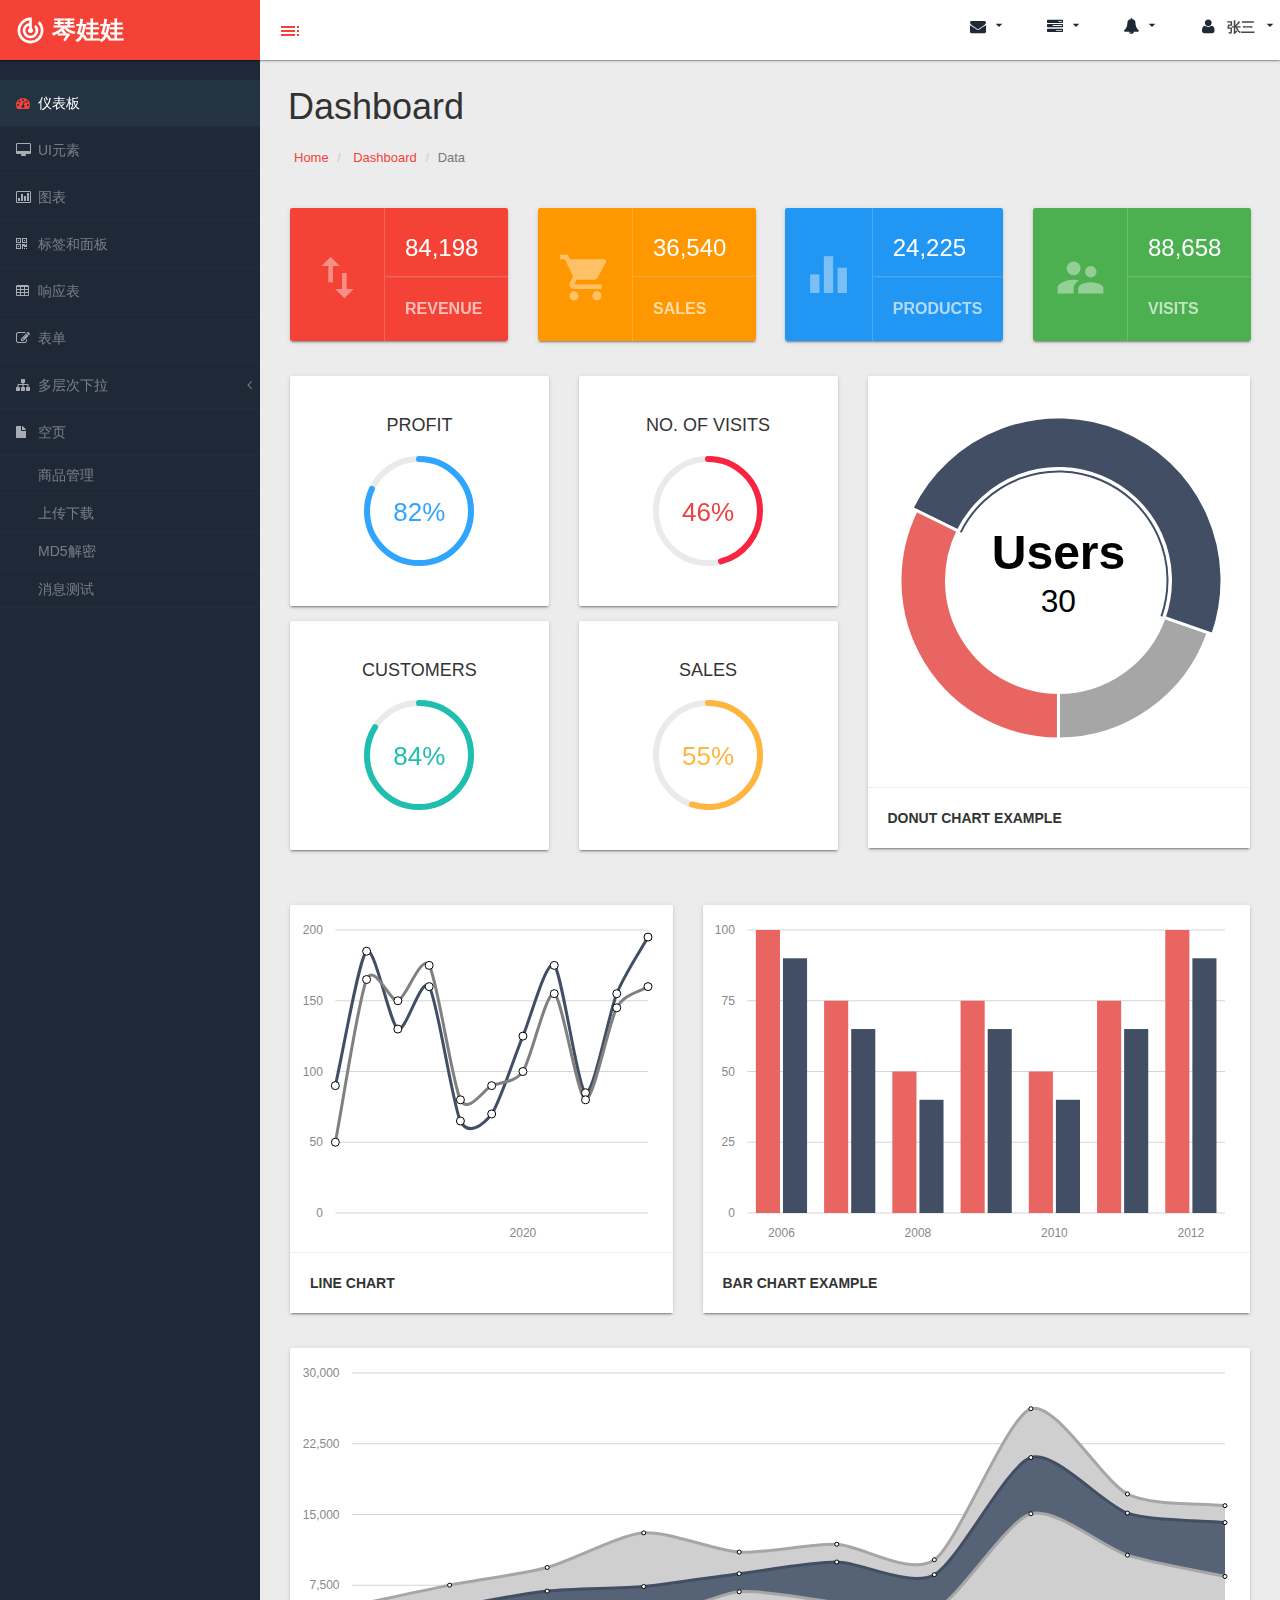
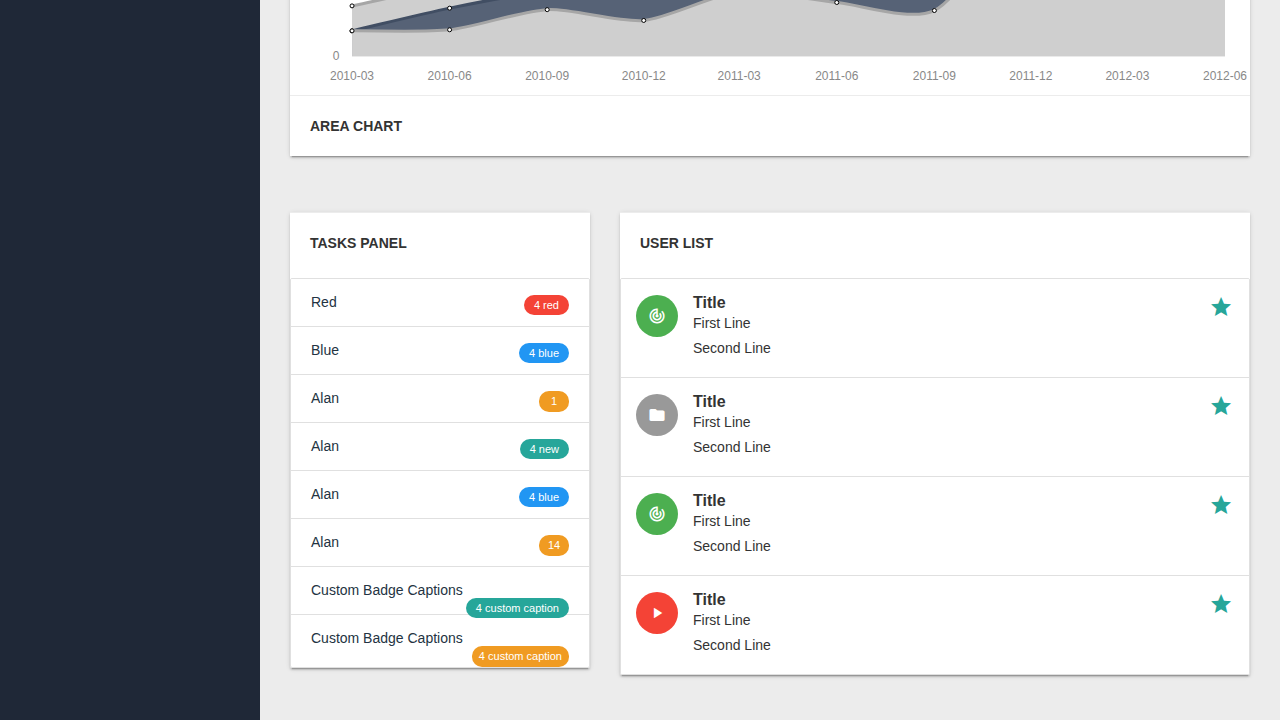
<file: src/main/webapp/background/index.html>
﻿<!DOCTYPE html>
<head>
    <meta charset="utf-8" />
    <meta name="viewport" content="width=device-width, initial-scale=1.0" />
    <title>琴娃娃</title>
    <link href="https://fonts.googleapis.com/icon?family=Material+Icons" rel="stylesheet">
    <link rel="stylesheet" href="assets/materialize/css/materialize.min.css" media="screen,projection" />
    <!-- Bootstrap Styles-->
    <link href="assets/css/bootstrap.css" rel="stylesheet" />
    <!-- FontAwesome Styles-->
    <link href="assets/css/font-awesome.css" rel="stylesheet" />
    <!-- Custom Styles-->
    <link href="assets/css/custom-styles.css" rel="stylesheet" />
</head>

<body>
<div id="wrapper">
    <!-- 头部开始 -->
    <nav class="navbar navbar-default top-navbar" role="navigation">
        <div class="navbar-header">
            <button type="button" class="navbar-toggle waves-effect waves-dark" data-toggle="collapse" data-target=".sidebar-collapse">
                <span class="sr-only">Toggle navigation</span>
                <span class="icon-bar"></span>
                <span class="icon-bar"></span>
                <span class="icon-bar"></span>
            </button>
            <a class="navbar-brand waves-effect waves-dark" href="index.html"><i class="large material-icons">track_changes</i> <strong>琴娃娃</strong></a>

            <div id="sideNav" href=""><i class="material-icons dp48">toc</i></div>
        </div>

        <ul class="nav navbar-top-links navbar-right">
            <li>
                <a class="dropdown-button waves-effect waves-dark" href="#!" data-activates="dropdown4"><i class="fa fa-envelope fa-fw"></i> <i class="material-icons right">arrow_drop_down</i></a>
            </li>
            <li>
                <a class="dropdown-button waves-effect waves-dark" href="#!" data-activates="dropdown3"><i class="fa fa-tasks fa-fw"></i> <i class="material-icons right">arrow_drop_down</i></a>
            </li>
            <li>
                <a class="dropdown-button waves-effect waves-dark" href="#!" data-activates="dropdown2"><i class="fa fa-bell fa-fw"></i> <i class="material-icons right">arrow_drop_down</i></a>
            </li>
            <li>
                <a class="dropdown-button waves-effect waves-dark" href="#!" data-activates="dropdown1"><i class="fa fa-user fa-fw"></i> <b>张三</b> <i class="material-icons right">arrow_drop_down</i></a>
            </li>
        </ul>
    </nav>
    <!-- 下拉 -->
    <!-- 个人信息 -->
    <ul id="dropdown1" class="dropdown-content">
        <li>
            <a href="#"><i class="fa fa-user fa-fw"></i>我的资料</a>
        </li>
        <li onclick = "test()">
            <a href="#"><i class="fa fa-gear fa-fw"></i>设置</a>
        </li>
        <li>
            <a href="#"><i class="fa fa-sign-out fa-fw"></i> 注销</a>
        </li>
    </ul>
    <!-- 即时消息 -->
    <ul id="dropdown2" class="dropdown-content w250">
        <li>
            <a href="#">
            <div>
                <i class="fa fa-comment fa-fw"></i>新消息
                <span class="pull-right text-muted small">4 min</span>
            </div>
            </a>
        </li>
        <li class="divider"></li>
        <li>
            <a href="#">
            <div>
                <i class="fa fa-twitter fa-fw"></i>3 新关注
                <span class="pull-right text-muted small">12 min</span>
            </div>
            </a>
        </li>
        <li class="divider"></li>
        <li>
            <a href="#">
            <div>
                <i class="fa fa-envelope fa-fw"></i>留言发送
                <span class="pull-right text-muted small">4 min</span>
            </div>
            </a>
        </li>
        <li class="divider"></li>
        <li>
            <a href="#">
            <div>
                <i class="fa fa-tasks fa-fw"></i>新任务
                <span class="pull-right text-muted small">4 min</span>
            </div>
            </a>
        </li>
        <li class="divider"></li>
        <li>
            <a href="#">
            <div>
                <i class="fa fa-upload fa-fw"></i>服务器重新启动
                <span class="pull-right text-muted small">4 min</span>
            </div>
            </a>
        </li>
        <li class="divider"></li>
        <li>
            <a class="text-center" href="#">
                <strong>查看所有警报</strong>
                <i class="fa fa-angle-right"></i>
            </a>
        </li>
    </ul>
    <!-- 任务 -->
    <ul id="dropdown3" class="dropdown-content dropdown-tasks w250">
        <li>
            <a href="#">
                <div>
                    <p>
                        <strong>任务 1</strong>
                        <span class="pull-right text-muted">60% 完成</span>
                    </p>
                    <div class="progress progress-striped active">
                        <div class="progress-bar progress-bar-success" role="progressbar" aria-valuenow="60" aria-valuemin="0" aria-valuemax="100" style="width: 60%">
                            <span class="sr-only">60% Complete (success)</span>
                        </div>
                    </div>
                </div>
            </a>
        </li>
        <li class="divider"></li>
        <li>
            <a href="#">
                <div>
                    <p>
                        <strong>任务 2</strong>
                        <span class="pull-right text-muted">28% 完成</span>
                    </p>
                    <div class="progress progress-striped active">
                        <div class="progress-bar progress-bar-info" role="progressbar" aria-valuenow="28" aria-valuemin="0" aria-valuemax="100" style="width: 28%">
                            <span class="sr-only">28% Complete</span>
                        </div>
                    </div>
                </div>
            </a>
        </li>
        <li class="divider"></li>
        <li>
            <a href="#">
                <div>
                    <p>
                        <strong>任务 3</strong>
                        <span class="pull-right text-muted">60% 完成</span>
                    </p>
                    <div class="progress progress-striped active">
                        <div class="progress-bar progress-bar-warning" role="progressbar" aria-valuenow="60" aria-valuemin="0" aria-valuemax="100" style="width: 60%">
                            <span class="sr-only">60% Complete (warning)</span>
                        </div>
                    </div>
                </div>
            </a>
        </li>
        <li class="divider"></li>
        <li>
            <a href="#">
                <div>
                    <p>
                        <strong>任务 4</strong>
                        <span class="pull-right text-muted">85% 完成</span>
                    </p>
                    <div class="progress progress-striped active">
                        <div class="progress-bar progress-bar-danger" role="progressbar" aria-valuenow="85" aria-valuemin="0" aria-valuemax="100" style="width: 85%">
                            <span class="sr-only">85% Complete (danger)</span>
                        </div>
                    </div>
                </div>
            </a>
        </li>
        <li class="divider"></li>
        <li>
    </ul>
    <!-- 邮件 -->
    <ul id="dropdown4" class="dropdown-content dropdown-tasks w250 taskList">
        <li>
            <a href="#">
            <div>
                <strong>约翰</strong>
                <span class="pull-right text-muted">
                                        <em>今天</em>
                                    </span>
            </div>
            <p>Lorem Ipsum has been the industry's standard dummy text ever since the 1500s...</p>
            </a>
        </li>
        <li class="divider"></li>
        <li>
            <a href="#">
            <div>
                <strong>约翰.史密斯</strong>
                <span class="pull-right text-muted">
                                        <em>昨天</em>
                                    </span>
            </div>
            <p>Lorem Ipsum has been the industry's standard dummy text ever since an kwilnw...</p>
            </a>
        </li>
        <li class="divider"></li>
        <li>
            <a href="#">
                <div>
                    <strong>约翰.史密斯</strong>
                    <span class="pull-right text-muted">
                                        <em>昨天</em>
                                    </span>
                </div>
                <p>Lorem Ipsum has been the industry's standard dummy text ever since the...</p>
            </a>
        </li>
        <li class="divider"></li>
        <li>
            <a class="text-center" href="#">
                <strong>阅读所有消息</strong>
                <i class="fa fa-angle-right"></i>
            </a>
        </li>
    </ul>
    <!-- 头部结束 -->
    <!-- 侧边栏开始 -->
    <nav class="navbar-default navbar-side" role="navigation">
        <div class="sidebar-collapse">
            <ul class="nav" id="main-menu">
                <li>
                    <a class="active-menu waves-effect waves-dark" href="index.html"><i class="fa fa-dashboard"></i>仪表板</a>
                </li>
                <li>
                    <a href="ui-elements.html" class="waves-effect waves-dark"><i class="fa fa-desktop"></i>UI元素</a>
                </li>
                <li>
                    <a href="chart.html" class="waves-effect waves-dark"><i class="fa fa-bar-chart-o"></i>图表</a>
                </li>
                <li>
                    <a href="tab-panel.html" class="waves-effect waves-dark"><i class="fa fa-qrcode"></i>标签和面板</a>
                </li>

                <li>
                    <a href="table.html" class="waves-effect waves-dark"><i class="fa fa-table"></i>响应表</a>
                </li>
                <li>
                    <a href="form.html" class="waves-effect waves-dark"><i class="fa fa-edit"></i>表单</a>
                </li>
                <li>
                    <a href="#" class="waves-effect waves-dark"><i class="fa fa-sitemap"></i>多层次下拉<span class="fa arrow"></span></a>
                    <ul class="nav nav-second-level">
                    
                    
                        <li>
                            <a href="#">二级链接</a>
                        </li>
                        <li>
                            <a href="#">二级链接</a>
                        </li>
                        <li>
                            <a href="#">二级链接<span class="fa arrow"></span></a>
                            <ul class="nav nav-third-level">
                                <li>
                                    <a href="#">三级链接</a>
                                </li>
                                <li>
                                    <a href="#">三级链接</a>
                                </li>
                                <li>
                                    <a href="#">三级链接</a>
                                </li>

                            </ul>

                        </li>
                    </ul>
                </li>
                <li>
                    <a href="empty.html" class="waves-effect waves-dark"><i class="fa fa-fw fa-file"></i>空页</a>
                </li>
                <li>
                    <a  onclick="jump('goodsInfo')" class="waves-effect waves-dark"><i class="fa icon-circle"></i>商品管理</a>
                </li>
                <li>
                    <a  onclick="jump('upload')" class="waves-effect waves-dark"><i class="fa icon-circle"></i>上传下载</a>
                </li>
                <li>
                    <a  onclick="jump('Md5')" class="waves-effect waves-dark"><i class="fa icon-circle"></i>MD5解密</a>
                </li>
                <li>
                    <a  onclick="send('test')" class="waves-effect waves-dark"><i class="fa icon-circle"></i>消息测试</a>
                </li>
            </ul>
        </div>
    </nav>
    <!-- 侧边栏结束 -->
    <!-- 主页面开始 -->
    <div id="page-wrapper"></div>
	<!-- 主页面结束 -->
</div>

<!-- JS Scripts-->
<!-- jQuery Js -->
<script src="assets/js/jquery-1.10.2.js"></script>
<script src="assets/js/bootstrap.min.js"></script>
<script src="assets/materialize/js/materialize.min.js"></script>
<script src="assets/js/jquery.metisMenu.js"></script>
<script src="assets/js/easypiechart.js"></script>
<script src="assets/js/custom-scripts.js"></script>
<script src="js/base.js"></script>
<script src="js/websocket.js"></script>
<script src="js/index.js"></script>
</body>

</html>
</file>
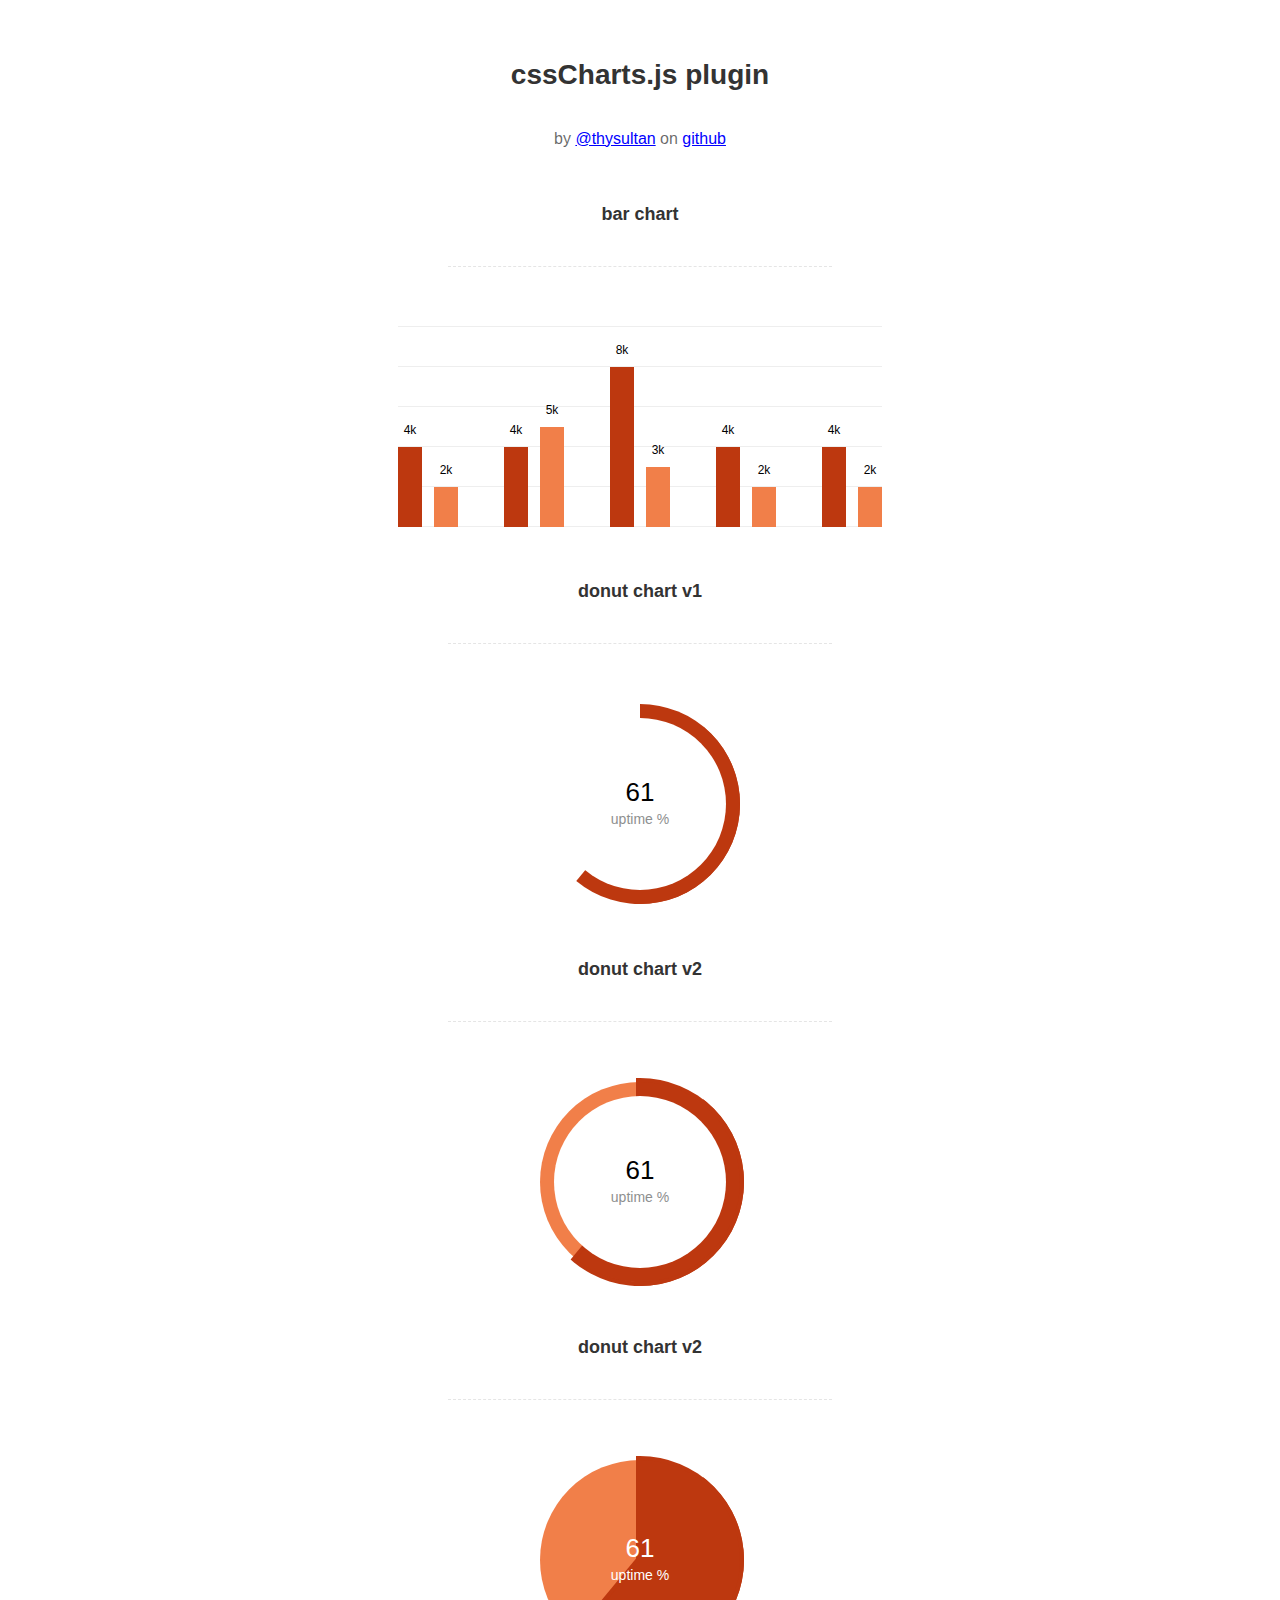
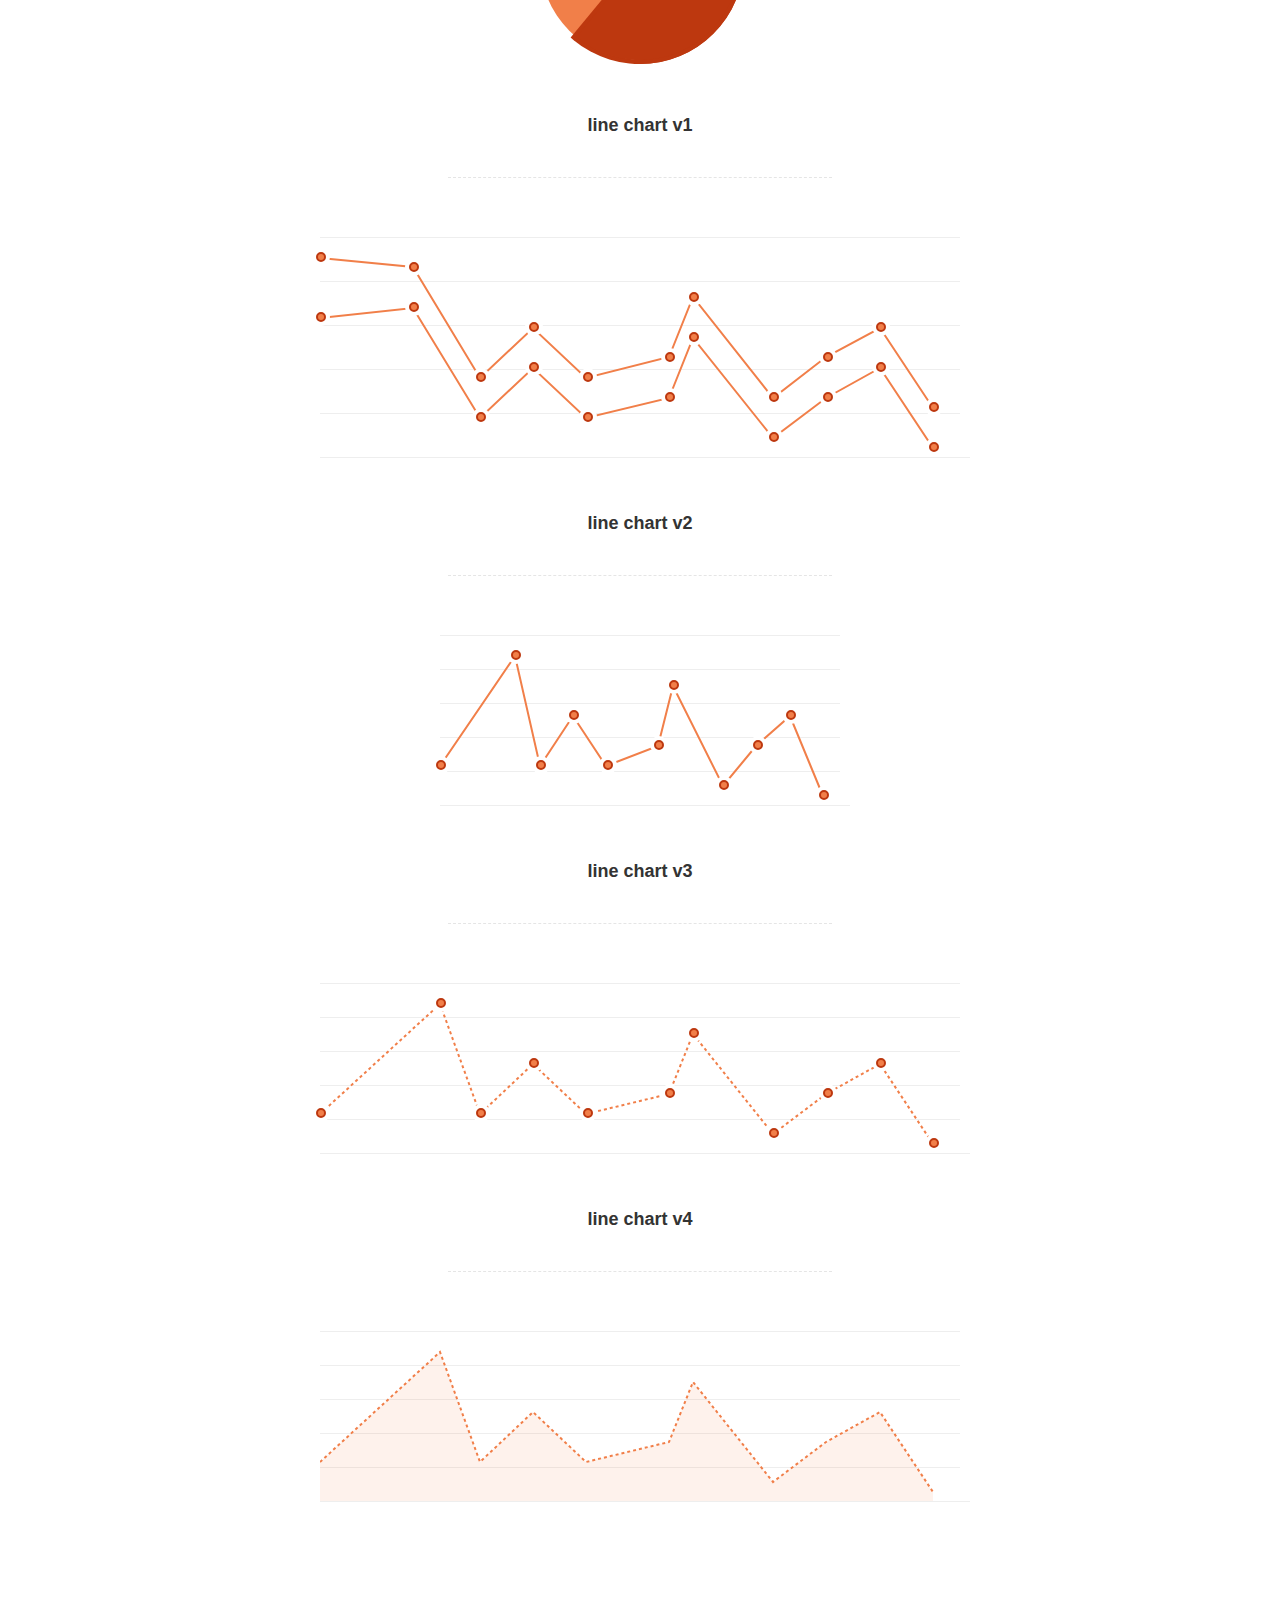
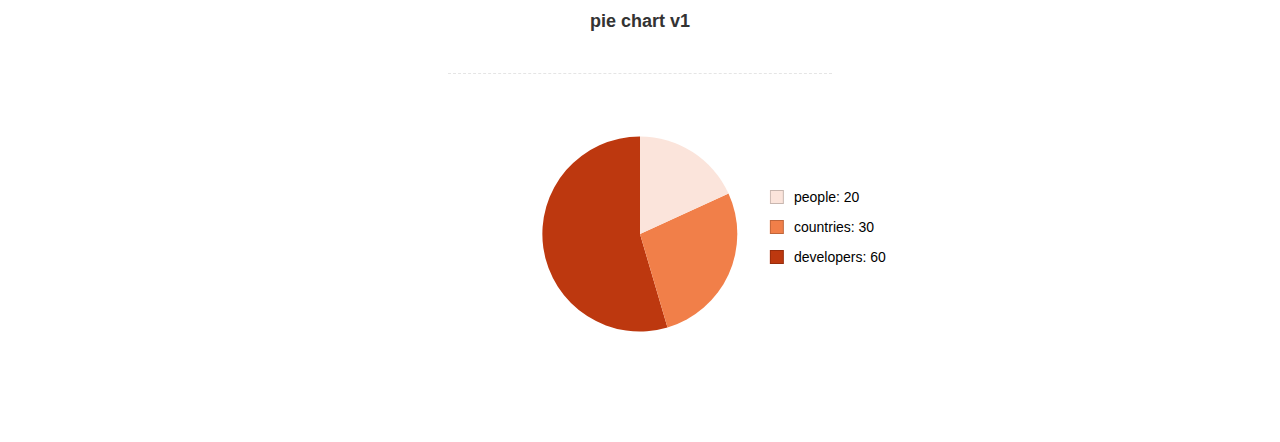
<file: src/main/webapp/background/assets/js/Lightweight-Chart/index.html>
<!doctype html>
<html>
    <head>
        <meta charset="utf-8">
        <meta name="description" content="A jquery plugin to create simple donut, bar or line charts with dom nodes, style with css.">
        <meta name="viewport" content="width=device-width, initial-scale=1">
        <title>cssCharts.js - jquery css charts</title>
        <script src="https://ajax.googleapis.com/ajax/libs/jquery/2.1.3/jquery.min.js"></script>

        <link rel="stylesheet" href="cssCharts.css">
        <script src="jquery.chart.js"></script>

        <style>
          /* page specific styles*/
          h1{text-align:center;font-family:sans-serif;font-size:28px;color:#333;padding:40px 0 0 0;}
          h2{text-align:center;font-family:sans-serif;font-size:18px;color:#333;padding:40px 0 0 0;}
          hr{width:60%;height:1px;background:none;border:none;border-bottom:1px dashed rgba(0,0,0,0.1);outline:none;margin:40px auto 60px auto;}

          .desc p{text-align:center;font-size:16px;color:rgba(0,0,0,0.6);padding:20px 0 0 0;font-family:sans-serif;}
          .desc a{color:blue;}
          .wrap{margin:0 auto;width:640px;padding-bottom:100px;}
          #line{width:400px;}
          /* page specific styles*/
        </style>
    </head>
    <body>
      <div class="wrap">

        <div class="desc">
          <h1>cssCharts.js plugin</h1><p>by
          <a href="http://twitter.com/thysultan">@thysultan</a> on
          <a href="https://github.com/sultantarimo/cssCharts.js">github</a>
        </p>
        </div>

        <h2>bar chart</h2>
        <hr>

        <div class="chart">
            <ul class="bar-chart" data-bars="[4,2],[4,5],[8,3],[4,2],[4,2]" data-max="10" data-unit="k" data-width="24"></ul>
        </div>
        <!-- data max is the 100% point of the graph -->
        <!-- set data-grid to 0 for no grid -->
        <!-- data-width is the individual bars width -->

        <h2>donut chart v1</h2>
        <hr>

        <div class="chart">
          <div class="donut-chart" data-percent="0.61" data-title="uptime %"></div>
        </div>

        <h2>donut chart v2</h2>
        <hr>

        <div class="chart">
          <div class="donut-chart fill" data-percent="0.61" data-title="uptime %"></div>
        </div>

        <h2>donut chart v2</h2>
        <hr>

        <div class="chart">
          <div class="donut-chart pie-chart fill" data-percent="0.61" data-title="uptime %"></div>
        </div>
        <!-- pie-chart class for pie chart -->
        <!-- fill class for default donut fill enabled-->

        <h2>line chart v1</h2>
        <hr>

        <div class="chart">
          <ul data-cord="[[0,70,120,160,200,262,280,340,380,420,460],[140,150,40,90,40,60,120,20,60,90,10]],[[0,70,120,160,200,262,280,340,380,420,460],[200,190,80,130,80,100,160,60,100,130,50]]"  class="line-chart"></ul>
        </div>
        <!-- multiple graphs [[x cords],[y cords]] [[x cords],[y cords]] -->

        <h2>line chart v2</h2>
        <hr>

        <div class="chart" id="line">
          <ul data-cord="[0,90,120,160,200,262,280,340,380,420,460],[40,150,40,90,40,60,120,20,60,90,10]" class="line-chart"></ul>
        </div>

        <h2>line chart v3</h2>
        <hr>

        <div class="chart dotted">
          <ul data-cord="[0,90,120,160,200,262,280,340,380,420,460],[40,150,40,90,40,60,120,20,60,90,10]" class="line-chart"></ul>
        </div>

        <h2>line chart v4</h2>
        <hr>

        <div class="chart dotted">
          <ul data-cord="[0,90,120,160,200,262,280,340,380,420,460],[40,150,40,90,40,60,120,20,60,90,10]" data-fill="1" class="line-chart no-points"></ul>
        </div>
        <!-- single graph [x cords],[y cords] -->


        <br><br><br>
        <h2>pie chart v1</h2>
        <hr>

        <div class="chart">
          <div class="pie-thychart" data-set='[["people", 20], ["countries",30], ["developers",60]]' data-colors="#FBE4DB,#F17F49,#BD380F"></div>
        </div>

      </div>

      <script>
        $(function() {
            $('.bar-chart').cssCharts({type:"bar"});
            $('.donut-chart').cssCharts({type:"donut"}).trigger('show-donut-chart');
            $('.line-chart').cssCharts({type:"line"});

            $('.pie-thychart').cssCharts({type:"pie"});
        });
      </script>
    </body>
</html>
</file>
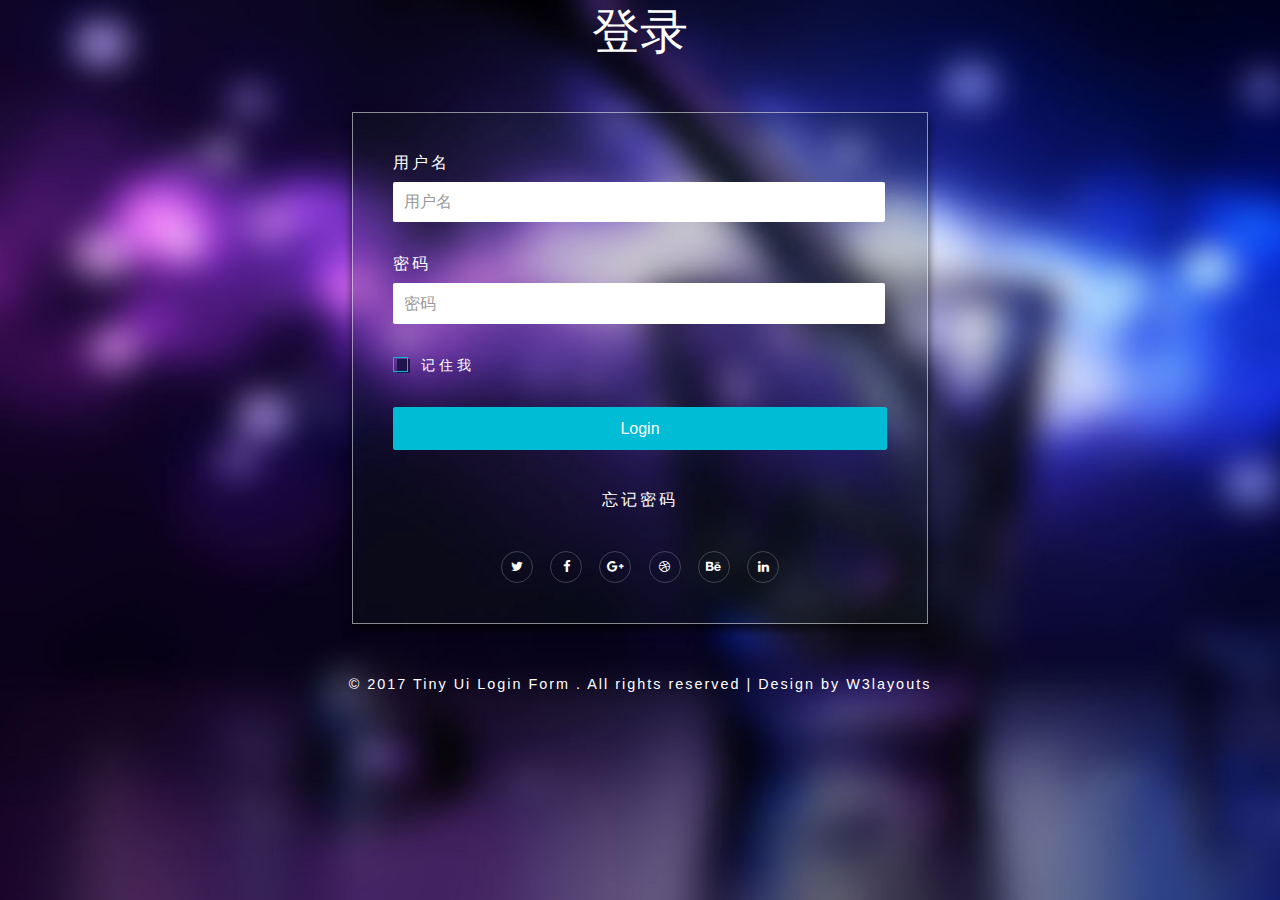
<file: src/main/webapp/login.html>
<!DOCTYPE html>
<html>
<head>
<title>登录</title>
<meta name="viewport" content="width=device-width, initial-scale=1">
<meta http-equiv="Content-Type" content="text/html; charset=utf-8" />
<meta name="keywords" content="Tiny Ui Login Form template Responsive, Login form web template,Flat Pricing tables,Flat Drop downs  Sign up Web Templates, Flat Web Templates, Login sign up Responsive web template, SmartPhone Compatible web template, free webdesigns for Nokia, Samsung, LG, SonyEricsson, Motorola web design" />
<script type="application/x-javascript"> addEventListener("load", function() { setTimeout(hideURLbar, 0); }, false); function hideURLbar(){ window.scrollTo(0,1); } </script>
<script type="text/javaScript" src="js/jquery-2.0.3.min.js"></script>
<script type="text/javaScript" src="js/md5.js"></script>
<script type="text/javaScript" src="common/base.js"></script>
<script type="text/javaScript" src="js/login.js"></script>
<!-- Custom Theme files -->
<link href="css/style.css" rel="stylesheet" type="text/css" media="all" />
<link href="css/font-awesome.css" rel="stylesheet">		<!-- font-awesome icons -->
<!-- //Custom Theme files -->
<!-- web font -->
<!--<link href='//fonts.googleapis.com/css?family=Open+Sans:400,300,600,700,800' rel='stylesheet' type='text/css'> --><!--web font-->
<!-- //web font -->
</head>
<body>
	<!-- main -->
	<div class="main-agileits">
		<h1>登录</h1>
		<div class="mainw3-agileinfo">
			<!-- login form -->
			<div class="login-form">  
				<div class="login-agileits-top"> 	
					<form id="loginForm"> 
						<p>用户名 </p>
						<input id="username" type="text" class="name" name="userName" placeholder="用户名" required/>
						<p>密码</p>
						<input id="password" type="password" class="password" name="password" placeholder="密码" required/>  
						<label class="anim">
							<input id="remFlag" type="checkbox" class="checkbox" name="remFlag" value="1" onclick="remember();">
							<span>记住我</span> 
						</label>
						<input type="button" value="Login" onclick="login();">
					</form> 	
				</div> 
				<div class="login-agileits-bottom"> 
					<h6><a href="#">忘记密码</a></h6>
				</div>  
				<div class="social-w3lsicon">
					<a href="#" class="social-button twitter"><i class="fa fa-twitter"></i></a>
					<a href="#" class="social-button facebook"><i class="fa fa-facebook"></i></a> 
					<a href="#" class="social-button google"><i class="fa fa-google-plus"></i></a> 
					<a href="#" class="social-button drble"><i class="fa fa-dribbble"></i></a> 
					<a href="#" class="social-button be"><i class="fa fa-behance"></i></a> 
					<a href="#" class="social-button in"><i class="fa fa-linkedin"></i></a> 
				</div>  

			</div> 
		</div>	
	</div>	
	<!-- //main -->
	<!-- copyright -->
	<div class="w3copyright-agile">
		<p>© 2017 Tiny Ui Login Form . All rights reserved | Design by <a href="http://w3layouts.com/" target="_blank">W3layouts</a></p>
	</div>
	<!-- //copyright -->
	<!-- js -->  
	 <script src="js/superplaceholder.js"></script> 
	<!-- <script src="common/framework/require.js" data-main="js/login"></script> -->
	<!-- //js --> 
</body>
</html>
</file>
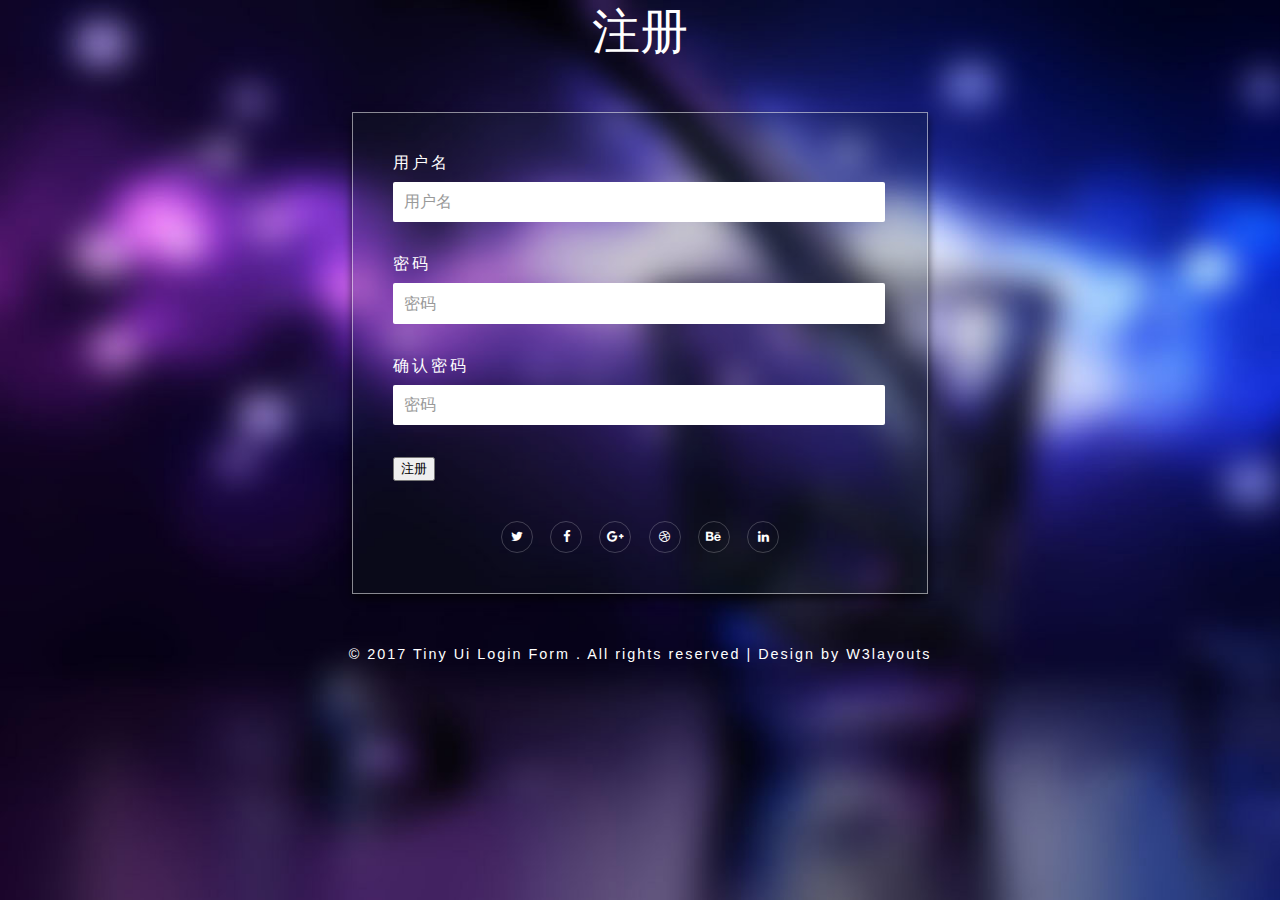
<file: src/main/webapp/register.html>
<!DOCTYPE html>
<html>
<head>
<base href="<%=basePath%>">
<title>注册</title>
<meta name="viewport" content="width=device-width, initial-scale=1">
<meta http-equiv="Content-Type" content="text/html; charset=utf-8" />
<meta name="keywords" content="Tiny Ui Login Form template Responsive, Login form web template,Flat Pricing tables,Flat Drop downs  Sign up Web Templates, Flat Web Templates, Login sign up Responsive web template, SmartPhone Compatible web template, free webdesigns for Nokia, Samsung, LG, SonyEricsson, Motorola web design" />
<script type="application/x-javascript"> addEventListener("load", function() { setTimeout(hideURLbar, 0); }, false); function hideURLbar(){ window.scrollTo(0,1); } </script>
<script type="text/javaScript" src="js/jquery-2.0.3.min.js"></script>
<script type="text/javaScript" src="common/base.js"></script>
<script type="text/javaScript" src="js/login.js"></script>
<!-- Custom Theme files -->
<link href="css/style.css" rel="stylesheet" type="text/css" media="all" />
<link href="css/font-awesome.css" rel="stylesheet">		<!-- font-awesome icons -->
<!-- //Custom Theme files -->
</head>
<body>
	<!-- main -->
	<div class="main-agileits">
		<h1>注册</h1>
		<div class="mainw3-agileinfo">
			<!-- login form -->
			<div class="login-form">  
				<div class="login-agileits-top"> 	
					<form action="#" method="post"> 
						<p>用户名 </p>
						<input id="input1" type="text" class="name" name="username" placeholder="用户名" required/>
						<p>密码</p>
						<input id="input2" type="password" class="password" name="Password" placeholder="密码" required/>  
						<p>确认密码</p>
						<input id="input2" type="password" class="password" name="Password" placeholder="密码" required/>
						<input type="submit" value="注册"> 
					</form> 	
				</div> 
				<div class="login-agileits-bottom"> 
					<!-- <h6><a href="#">忘记密码</a></h6> -->
				</div>  
				<div class="social-w3lsicon">
					<a href="#" class="social-button twitter"><i class="fa fa-twitter"></i></a>
					<a href="#" class="social-button facebook"><i class="fa fa-facebook"></i></a> 
					<a href="#" class="social-button google"><i class="fa fa-google-plus"></i></a> 
					<a href="#" class="social-button drble"><i class="fa fa-dribbble"></i></a> 
					<a href="#" class="social-button be"><i class="fa fa-behance"></i></a> 
					<a href="#" class="social-button in"><i class="fa fa-linkedin"></i></a> 
				</div>  

			</div> 
		</div>	
	</div>	
	<!-- //main -->
	<!-- copyright -->
	<div class="w3copyright-agile">
		<p>© 2017 Tiny Ui Login Form . All rights reserved | Design by <a href="" target="_blank">W3layouts</a></p>
	</div>
	<!-- //copyright -->
	<!-- js -->  
	<script src="js/superplaceholder.js"></script>
	<!-- //js --> 
</body>
</html>
</file>
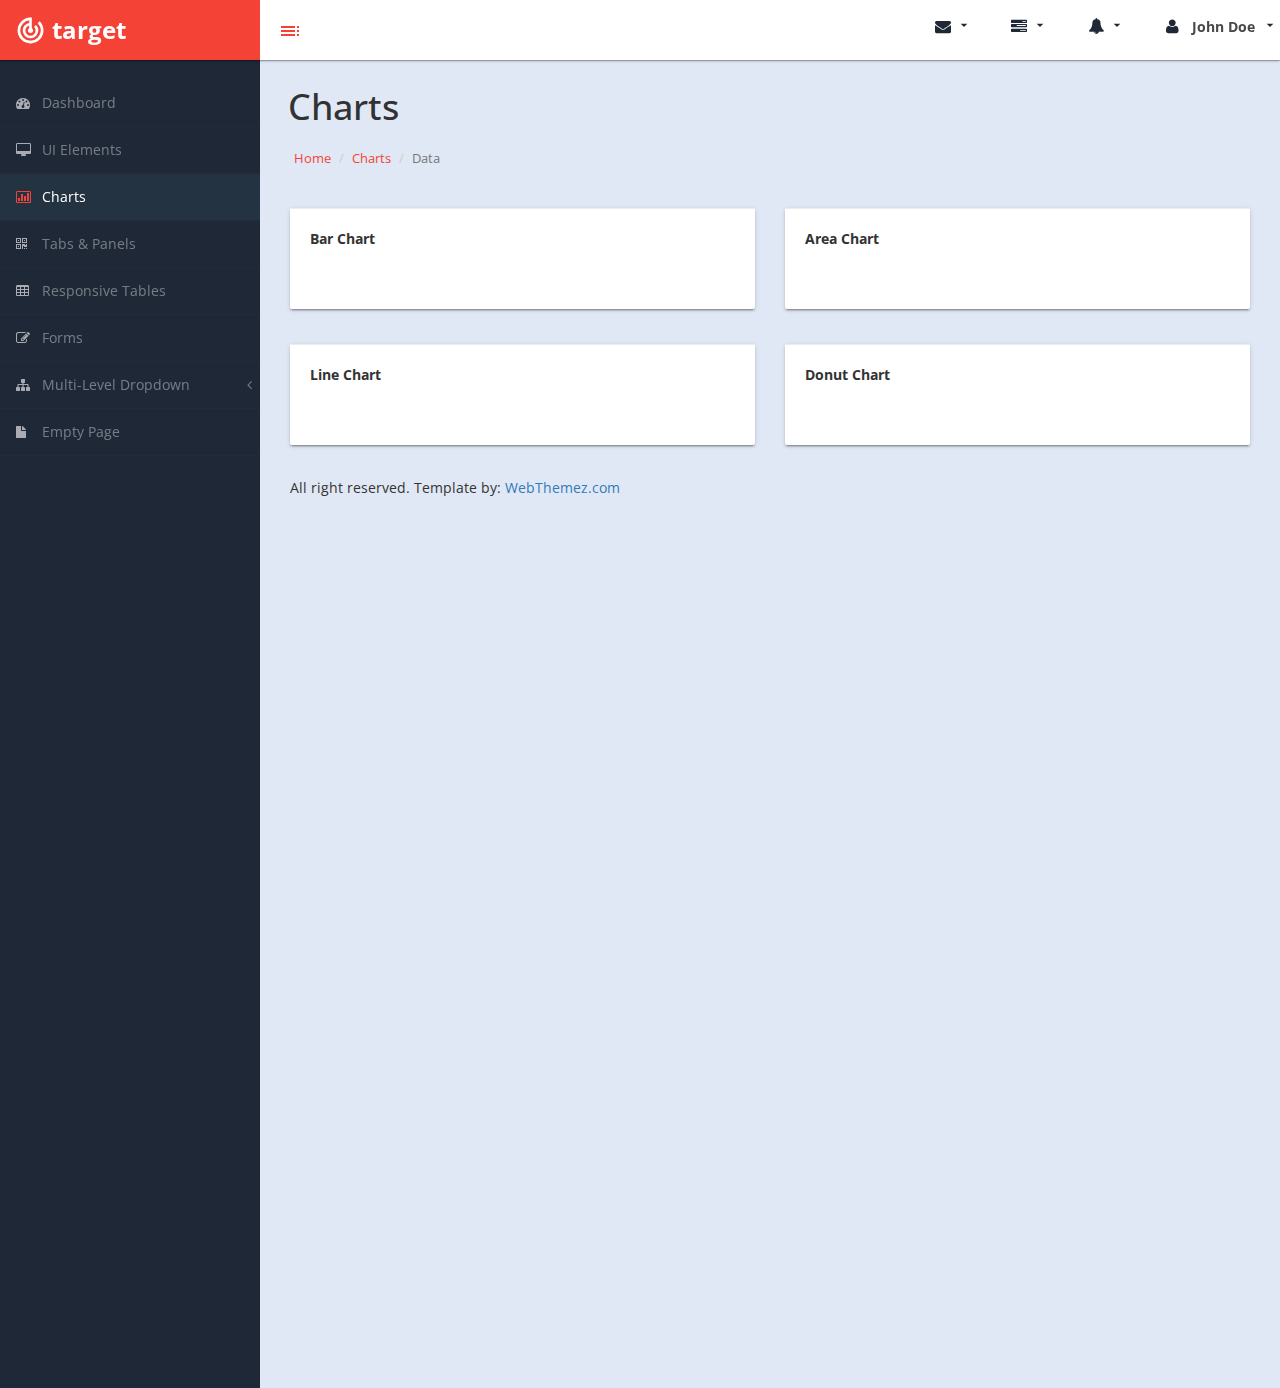
<file: src/main/webapp/background/chart.html>
﻿<!DOCTYPE html>
<html xmlns="http://www.w3.org/1999/xhtml">

<head>
    <meta charset="utf-8" />
    <meta name="viewport" content="width=device-width, initial-scale=1.0" />
    <title>Target Material Design Bootstrap Admin Template</title>
	
	<link href="https://fonts.googleapis.com/icon?family=Material+Icons" rel="stylesheet">
	<link rel="stylesheet" href="assets/materialize/css/materialize.min.css" media="screen,projection" />
    <!-- Bootstrap Styles-->
    <link href="assets/css/bootstrap.css" rel="stylesheet" />
    <!-- FontAwesome Styles-->
    <link href="assets/css/font-awesome.css" rel="stylesheet" />
    <!-- Morris Chart Styles-->
    <link href="assets/js/morris/morris-0.4.3.min.css" rel="stylesheet" />
    <!-- Custom Styles-->
    <link href="assets/css/custom-styles.css" rel="stylesheet" />
    <!-- Google Fonts-->
    <link href='http://fonts.googleapis.com/css?family=Open+Sans' rel='stylesheet' type='text/css' />
    <link rel="stylesheet" href="assets/js/Lightweight-Chart/cssCharts.css"> 
</head>
<body>
    <div id="wrapper">
        <nav class="navbar navbar-default top-navbar" role="navigation">
            <div class="navbar-header">
                <button type="button" class="navbar-toggle" data-toggle="collapse" data-target=".sidebar-collapse">
                    <span class="sr-only">Toggle navigation</span>
                    <span class="icon-bar"></span>
                    <span class="icon-bar"></span>
                    <span class="icon-bar"></span>
                </button>
                <a class="navbar-brand waves-effect waves-dark" href="index.html"><i class="large material-icons">track_changes</i> <strong>target</strong></a>
				
		<div id="sideNav" class="waves-effect waves-dark" href=""><i class="material-icons dp48">toc</i></div>
            </div>

            <ul class="nav navbar-top-links navbar-right"> 
				<li><a class="dropdown-button waves-effect waves-dark" href="#!" data-activates="dropdown4"><i class="fa fa-envelope fa-fw"></i> <i class="material-icons right">arrow_drop_down</i></a></li>				
				<li><a class="dropdown-button waves-effect waves-dark" href="#!" data-activates="dropdown3"><i class="fa fa-tasks fa-fw"></i> <i class="material-icons right">arrow_drop_down</i></a></li>
				<li><a class="dropdown-button waves-effect waves-dark" href="#!" data-activates="dropdown2"><i class="fa fa-bell fa-fw"></i> <i class="material-icons right">arrow_drop_down</i></a></li>
				  <li><a class="dropdown-button waves-effect waves-dark" href="#!" data-activates="dropdown1"><i class="fa fa-user fa-fw"></i> <b>John Doe</b> <i class="material-icons right">arrow_drop_down</i></a></li>
            </ul>
        </nav>
		<!-- Dropdown Structure -->
<ul id="dropdown1" class="dropdown-content">
<li><a href="#"><i class="fa fa-user fa-fw"></i> My Profile</a>
</li>
<li><a href="#"><i class="fa fa-gear fa-fw"></i> Settings</a>
</li> 
<li><a href="#"><i class="fa fa-sign-out fa-fw"></i> Logout</a>
</li>
</ul>
<ul id="dropdown2" class="dropdown-content w250">
  <li>
                            <a href="#">
                                <div>
                                    <i class="fa fa-comment fa-fw"></i> New Comment
                                    <span class="pull-right text-muted small">4 min</span>
                                </div>
                            </a>
                        </li>
                        <li class="divider"></li>
                        <li>
                            <a href="#">
                                <div>
                                    <i class="fa fa-twitter fa-fw"></i> 3 New Followers
                                    <span class="pull-right text-muted small">12 min</span>
                                </div>
                            </a>
                        </li>
                        <li class="divider"></li>
                        <li>
                            <a href="#">
                                <div>
                                    <i class="fa fa-envelope fa-fw"></i> Message Sent
                                    <span class="pull-right text-muted small">4 min</span>
                                </div>
                            </a>
                        </li>
                        <li class="divider"></li>
                        <li>
                            <a href="#">
                                <div>
                                    <i class="fa fa-tasks fa-fw"></i> New Task
                                    <span class="pull-right text-muted small">4 min</span>
                                </div>
                            </a>
                        </li>
                        <li class="divider"></li>
                        <li>
                            <a href="#">
                                <div>
                                    <i class="fa fa-upload fa-fw"></i> Server Rebooted
                                    <span class="pull-right text-muted small">4 min</span>
                                </div>
                            </a>
                        </li>
                        <li class="divider"></li>
                        <li>
                            <a class="text-center" href="#">
                                <strong>See All Alerts</strong>
                                <i class="fa fa-angle-right"></i>
                            </a>
                        </li>
</ul>
<ul id="dropdown3" class="dropdown-content dropdown-tasks w250">
<li>
		<a href="#">
			<div>
				<p>
					<strong>Task 1</strong>
					<span class="pull-right text-muted">60% Complete</span>
				</p>
				<div class="progress progress-striped active">
					<div class="progress-bar progress-bar-success" role="progressbar" aria-valuenow="60" aria-valuemin="0" aria-valuemax="100" style="width: 60%">
						<span class="sr-only">60% Complete (success)</span>
					</div>
				</div>
			</div>
		</a>
	</li>
	<li class="divider"></li>
	<li>
		<a href="#">
			<div>
				<p>
					<strong>Task 2</strong>
					<span class="pull-right text-muted">28% Complete</span>
				</p>
				<div class="progress progress-striped active">
					<div class="progress-bar progress-bar-info" role="progressbar" aria-valuenow="28" aria-valuemin="0" aria-valuemax="100" style="width: 28%">
						<span class="sr-only">28% Complete</span>
					</div>
				</div>
			</div>
		</a>
	</li>
	<li class="divider"></li>
	<li>
		<a href="#">
			<div>
				<p>
					<strong>Task 3</strong>
					<span class="pull-right text-muted">60% Complete</span>
				</p>
				<div class="progress progress-striped active">
					<div class="progress-bar progress-bar-warning" role="progressbar" aria-valuenow="60" aria-valuemin="0" aria-valuemax="100" style="width: 60%">
						<span class="sr-only">60% Complete (warning)</span>
					</div>
				</div>
			</div>
		</a>
	</li>
	<li class="divider"></li>
	<li>
		<a href="#">
			<div>
				<p>
					<strong>Task 4</strong>
					<span class="pull-right text-muted">85% Complete</span>
				</p>
				<div class="progress progress-striped active">
					<div class="progress-bar progress-bar-danger" role="progressbar" aria-valuenow="85" aria-valuemin="0" aria-valuemax="100" style="width: 85%">
						<span class="sr-only">85% Complete (danger)</span>
					</div>
				</div>
			</div>
		</a>
	</li>
	<li class="divider"></li>
	<li>
</ul>   
<ul id="dropdown4" class="dropdown-content dropdown-tasks w250 taskList">
  <li>
                                <div>
                                    <strong>John Doe</strong>
                                    <span class="pull-right text-muted">
                                        <em>Today</em>
                                    </span>
                                </div>
                                <p>Lorem Ipsum has been the industry's standard dummy text ever since the 1500s...</p>
                            </a>
                        </li>
                        <li class="divider"></li>
                        <li>
                                <div>
                                    <strong>John Smith</strong>
                                    <span class="pull-right text-muted">
                                        <em>Yesterday</em>
                                    </span>
                                </div>
                                <p>Lorem Ipsum has been the industry's standard dummy text ever since an kwilnw...</p>
                            </a>
                        </li>
                        <li class="divider"></li>
                        <li>
                            <a href="#">
                                <div>
                                    <strong>John Smith</strong>
                                    <span class="pull-right text-muted">
                                        <em>Yesterday</em>
                                    </span>
                                </div>
                                <p>Lorem Ipsum has been the industry's standard dummy text ever since the...</p>
                            </a>
                        </li>
                        <li class="divider"></li>
                        <li>
                            <a class="text-center" href="#">
                                <strong>Read All Messages</strong>
                                <i class="fa fa-angle-right"></i>
                            </a>
                        </li>
</ul>  
	   <!--/. NAV TOP  -->
        <!--/. NAV TOP  -->
        <nav class="navbar-default navbar-side" role="navigation">
            <div class="sidebar-collapse">
                <ul class="nav" id="main-menu">

                    <li>
                        <a href="index.html" class="waves-effect waves-dark"><i class="fa fa-dashboard"></i> Dashboard</a>
                    </li>
                    <li>
                        <a href="ui-elements.html" class="waves-effect waves-dark"><i class="fa fa-desktop"></i> UI Elements</a>
                    </li>
					<li>
                        <a href="chart.html" class="active-menu waves-effect waves-dark"><i class="fa fa-bar-chart-o"></i> Charts</a>
                    </li>
                    <li>
                        <a href="tab-panel.html" class="waves-effect waves-dark"><i class="fa fa-qrcode"></i> Tabs & Panels</a>
                    </li>
                    
                    <li>
                        <a href="table.html" class="waves-effect waves-dark"><i class="fa fa-table"></i> Responsive Tables</a>
                    </li>
                    <li>
                        <a href="form.html" class="waves-effect waves-dark"><i class="fa fa-edit"></i> Forms </a>
                    </li>


                    <li>
                        <a href="#" class="waves-effect waves-dark"><i class="fa fa-sitemap"></i> Multi-Level Dropdown<span class="fa arrow"></span></a>
                        <ul class="nav nav-second-level">
                            <li>
                                <a href="#">Second Level Link</a>
                            </li>
                            <li>
                                <a href="#">Second Level Link</a>
                            </li>
                            <li>
                                <a href="#" class="waves-effect waves-dark">Second Level Link<span class="fa arrow"></span></a>
                                <ul class="nav nav-third-level">
                                    <li>
                                        <a href="#">Third Level Link</a>
                                    </li>
                                    <li>
                                        <a href="#">Third Level Link</a>
                                    </li>
                                    <li>
                                        <a href="#">Third Level Link</a>
                                    </li>

                                </ul>

                            </li>
                        </ul>
                    </li>
                    <li>
                        <a href="empty.html" class="waves-effect waves-dark"><i class="fa fa-fw fa-file"></i> Empty Page</a>
                    </li>
                </ul>

            </div>

        </nav>
        <!-- /. NAV SIDE  -->
        <div id="page-wrapper">
		  <div class="header"> 
                        <h1 class="page-header">
                             Charts 
                        </h1>
						<ol class="breadcrumb">
					  <li><a href="#">Home</a></li>
					  <li><a href="#">Charts</a></li>
					  <li class="active">Data</li>
					</ol> 
									
		</div>
            <div id="page-inner"> 
             
                <div class="row"> 
                    
                      
                               <div class="col-md-6 col-sm-12 col-xs-12">                     
                    <div class="card">
                        <div class="card-action">
                            Bar Chart
                        </div>
                        <div class="card-content">
                            <div id="morris-bar-chart"></div>
                        </div>
                    </div>            
                </div>
                      <div class="col-md-6 col-sm-12 col-xs-12">                     
                    <div class="card">
                        <div class="card-action">
                            Area Chart
                        </div>
                        <div class="card-content">
                            <div id="morris-area-chart"></div>
                        </div>
                    </div>            
                </div> 
                
           </div>
                 <!-- /. ROW  -->
                <div class="row">                     
                      
                               <div class="col-md-6 col-sm-12 col-xs-12">                     
                    <div class="card">
                        <div class="card-action">
                            Line Chart
                        </div>
                        <div class="card-content">
                            <div id="morris-line-chart"></div>
                        </div>
                    </div>            
                </div>
                      <div class="col-md-6 col-sm-12 col-xs-12">                     
                    <div class="card">
                        <div class="card-action">
                            Donut Chart
                        </div>
                        <div class="card-content">                            
							<div id="morris-donut-chart"></div>
                        </div>
                    </div>            
                </div> 
                
           </div>
                 <!-- /. ROW  -->
				 <footer><p>All right reserved. Template by: <a href="https://webthemez.com/admin-template/">WebThemez.com</a></p></footer>
				</div>
             <!-- /. PAGE INNER  -->
            </div>
         <!-- /. PAGE WRAPPER  -->
        </div>
     <!-- /. WRAPPER  -->
    <!-- JS Scripts-->
    <!-- jQuery Js -->
    <script src="assets/js/jquery-1.10.2.js"></script>
	
	<!-- Bootstrap Js -->
    <script src="assets/js/bootstrap.min.js"></script>
	
	<script src="assets/materialize/js/materialize.min.js"></script>
	
    <!-- Metis Menu Js -->
    <script src="assets/js/jquery.metisMenu.js"></script>
    <!-- Morris Chart Js -->
    <script src="assets/js/morris/raphael-2.1.0.min.js"></script>
    <script src="assets/js/morris/morris.js"></script>
	
	
	<script src="assets/js/easypiechart.js"></script>
	<script src="assets/js/easypiechart-data.js"></script>
	
	 <script src="assets/js/Lightweight-Chart/jquery.chart.js"></script>
	
    <!-- Custom Js -->
    <script src="assets/js/custom-scripts.js"></script> 
 

</body>

</html>
</file>
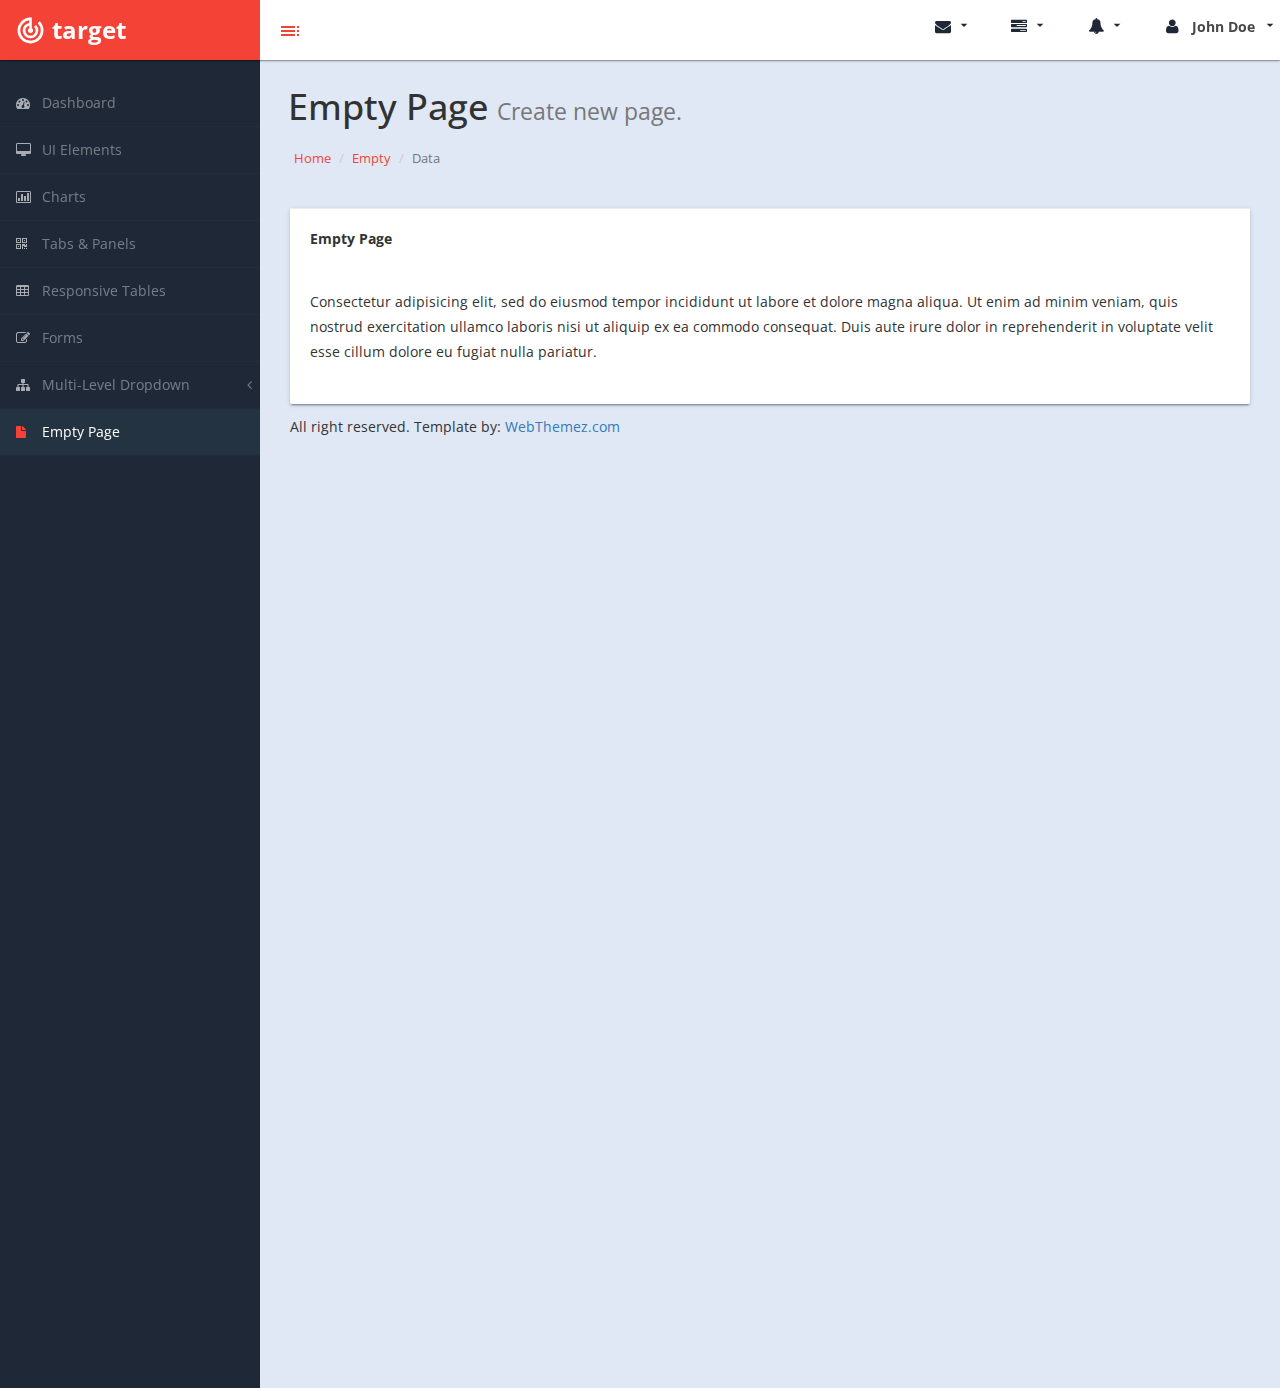
<file: src/main/webapp/background/empty.html>
﻿<!DOCTYPE html>
<html xmlns="http://www.w3.org/1999/xhtml">

<head>
    <meta charset="utf-8" />
    <meta name="viewport" content="width=device-width, initial-scale=1.0" />
    <title>Target Material Design Bootstrap Admin Template</title>
	
	<link href="https://fonts.googleapis.com/icon?family=Material+Icons" rel="stylesheet">
	<link rel="stylesheet" href="assets/materialize/css/materialize.min.css" media="screen,projection" />
    <!-- Bootstrap Styles-->
    <link href="assets/css/bootstrap.css" rel="stylesheet" />
    <!-- FontAwesome Styles-->
    <link href="assets/css/font-awesome.css" rel="stylesheet" />
    <!-- Morris Chart Styles-->
    <link href="assets/js/morris/morris-0.4.3.min.css" rel="stylesheet" />
    <!-- Custom Styles-->
    <link href="assets/css/custom-styles.css" rel="stylesheet" />
    <!-- Google Fonts-->
    <link href='http://fonts.googleapis.com/css?family=Open+Sans' rel='stylesheet' type='text/css' />
    <link rel="stylesheet" href="assets/js/Lightweight-Chart/cssCharts.css"> 
</head>
<body>
    <div id="wrapper">
        <nav class="navbar navbar-default top-navbar" role="navigation">
            <div class="navbar-header">
                <button type="button" class="navbar-toggle" data-toggle="collapse" data-target=".sidebar-collapse">
                    <span class="sr-only">Toggle navigation</span>
                    <span class="icon-bar"></span>
                    <span class="icon-bar"></span>
                    <span class="icon-bar"></span>
                </button>
                <a class="navbar-brand waves-effect waves-dark" href="index.html"><i class="large material-icons">track_changes</i> <strong>target</strong></a>
				
		<div id="sideNav" href=""><i class="material-icons dp48">toc</i></div>
            </div>

            <ul class="nav navbar-top-links navbar-right"> 
				<li><a class="dropdown-button waves-effect waves-dark" href="#!" data-activates="dropdown4"><i class="fa fa-envelope fa-fw"></i> <i class="material-icons right">arrow_drop_down</i></a></li>				
				<li><a class="dropdown-button waves-effect waves-dark" href="#!" data-activates="dropdown3"><i class="fa fa-tasks fa-fw"></i> <i class="material-icons right">arrow_drop_down</i></a></li>
				<li><a class="dropdown-button waves-effect waves-dark" href="#!" data-activates="dropdown2"><i class="fa fa-bell fa-fw"></i> <i class="material-icons right">arrow_drop_down</i></a></li>
				  <li><a class="dropdown-button waves-effect waves-dark" href="#!" data-activates="dropdown1"><i class="fa fa-user fa-fw"></i> <b>John Doe</b> <i class="material-icons right">arrow_drop_down</i></a></li>
            </ul>
        </nav>
		<!-- Dropdown Structure -->
<ul id="dropdown1" class="dropdown-content">
<li><a href="#"><i class="fa fa-user fa-fw"></i> My Profile</a>
</li>
<li><a href="#"><i class="fa fa-gear fa-fw"></i> Settings</a>
</li> 
<li><a href="#"><i class="fa fa-sign-out fa-fw"></i> Logout</a>
</li>
</ul>
<ul id="dropdown2" class="dropdown-content w250">
  <li>
                            <a href="#">
                                <div>
                                    <i class="fa fa-comment fa-fw"></i> New Comment
                                    <span class="pull-right text-muted small">4 min</span>
                                </div>
                            </a>
                        </li>
                        <li class="divider"></li>
                        <li>
                            <a href="#">
                                <div>
                                    <i class="fa fa-twitter fa-fw"></i> 3 New Followers
                                    <span class="pull-right text-muted small">12 min</span>
                                </div>
                            </a>
                        </li>
                        <li class="divider"></li>
                        <li>
                            <a href="#">
                                <div>
                                    <i class="fa fa-envelope fa-fw"></i> Message Sent
                                    <span class="pull-right text-muted small">4 min</span>
                                </div>
                            </a>
                        </li>
                        <li class="divider"></li>
                        <li>
                            <a href="#">
                                <div>
                                    <i class="fa fa-tasks fa-fw"></i> New Task
                                    <span class="pull-right text-muted small">4 min</span>
                                </div>
                            </a>
                        </li>
                        <li class="divider"></li>
                        <li>
                            <a href="#">
                                <div>
                                    <i class="fa fa-upload fa-fw"></i> Server Rebooted
                                    <span class="pull-right text-muted small">4 min</span>
                                </div>
                            </a>
                        </li>
                        <li class="divider"></li>
                        <li>
                            <a class="text-center" href="#">
                                <strong>See All Alerts</strong>
                                <i class="fa fa-angle-right"></i>
                            </a>
                        </li>
</ul>
<ul id="dropdown3" class="dropdown-content dropdown-tasks w250">
<li>
		<a href="#">
			<div>
				<p>
					<strong>Task 1</strong>
					<span class="pull-right text-muted">60% Complete</span>
				</p>
				<div class="progress progress-striped active">
					<div class="progress-bar progress-bar-success" role="progressbar" aria-valuenow="60" aria-valuemin="0" aria-valuemax="100" style="width: 60%">
						<span class="sr-only">60% Complete (success)</span>
					</div>
				</div>
			</div>
		</a>
	</li>
	<li class="divider"></li>
	<li>
		<a href="#">
			<div>
				<p>
					<strong>Task 2</strong>
					<span class="pull-right text-muted">28% Complete</span>
				</p>
				<div class="progress progress-striped active">
					<div class="progress-bar progress-bar-info" role="progressbar" aria-valuenow="28" aria-valuemin="0" aria-valuemax="100" style="width: 28%">
						<span class="sr-only">28% Complete</span>
					</div>
				</div>
			</div>
		</a>
	</li>
	<li class="divider"></li>
	<li>
		<a href="#">
			<div>
				<p>
					<strong>Task 3</strong>
					<span class="pull-right text-muted">60% Complete</span>
				</p>
				<div class="progress progress-striped active">
					<div class="progress-bar progress-bar-warning" role="progressbar" aria-valuenow="60" aria-valuemin="0" aria-valuemax="100" style="width: 60%">
						<span class="sr-only">60% Complete (warning)</span>
					</div>
				</div>
			</div>
		</a>
	</li>
	<li class="divider"></li>
	<li>
		<a href="#">
			<div>
				<p>
					<strong>Task 4</strong>
					<span class="pull-right text-muted">85% Complete</span>
				</p>
				<div class="progress progress-striped active">
					<div class="progress-bar progress-bar-danger" role="progressbar" aria-valuenow="85" aria-valuemin="0" aria-valuemax="100" style="width: 85%">
						<span class="sr-only">85% Complete (danger)</span>
					</div>
				</div>
			</div>
		</a>
	</li>
	<li class="divider"></li>
	<li>
</ul>   
<ul id="dropdown4" class="dropdown-content dropdown-tasks w250 taskList">
  <li>
                                <div>
                                    <strong>John Doe</strong>
                                    <span class="pull-right text-muted">
                                        <em>Today</em>
                                    </span>
                                </div>
                                <p>Lorem Ipsum has been the industry's standard dummy text ever since the 1500s...</p>
                            </a>
                        </li>
                        <li class="divider"></li>
                        <li>
                                <div>
                                    <strong>John Smith</strong>
                                    <span class="pull-right text-muted">
                                        <em>Yesterday</em>
                                    </span>
                                </div>
                                <p>Lorem Ipsum has been the industry's standard dummy text ever since an kwilnw...</p>
                            </a>
                        </li>
                        <li class="divider"></li>
                        <li>
                            <a href="#">
                                <div>
                                    <strong>John Smith</strong>
                                    <span class="pull-right text-muted">
                                        <em>Yesterday</em>
                                    </span>
                                </div>
                                <p>Lorem Ipsum has been the industry's standard dummy text ever since the...</p>
                            </a>
                        </li>
                        <li class="divider"></li>
                        <li>
                            <a class="text-center" href="#">
                                <strong>Read All Messages</strong>
                                <i class="fa fa-angle-right"></i>
                            </a>
                        </li>
</ul>  
	   <!--/. NAV TOP  -->
        <nav class="navbar-default navbar-side" role="navigation">
            <div class="sidebar-collapse">
                <ul class="nav" id="main-menu">

                    <li>
                        <a href="index.html" class="waves-effect waves-dark"><i class="fa fa-dashboard"></i> Dashboard</a>
                    </li>
                    <li>
                        <a href="ui-elements.html" class="waves-effect waves-dark"><i class="fa fa-desktop"></i> UI Elements</a>
                    </li>
					<li>
                        <a href="chart.html" class="waves-effect waves-dark"><i class="fa fa-bar-chart-o"></i> Charts</a>
                    </li>
                    <li>
                        <a href="tab-panel.html" class="waves-effect waves-dark"><i class="fa fa-qrcode"></i> Tabs & Panels</a>
                    </li>
                    
                    <li>
                        <a href="table.html" class="waves-effect waves-dark"><i class="fa fa-table"></i> Responsive Tables</a>
                    </li>
                    <li>
                        <a href="form.html" class="waves-effect waves-dark"><i class="fa fa-edit"></i> Forms </a>
                    </li>


                    <li>
                        <a href="#" class="waves-effect waves-dark"><i class="fa fa-sitemap"></i> Multi-Level Dropdown<span class="fa arrow"></span></a>
                        <ul class="nav nav-second-level">
                            <li>
                                <a href="#">Second Level Link</a>
                            </li>
                            <li>
                                <a href="#">Second Level Link</a>
                            </li>
                            <li>
                                <a href="#">Second Level Link<span class="fa arrow"></span></a>
                                <ul class="nav nav-third-level">
                                    <li>
                                        <a href="#">Third Level Link</a>
                                    </li>
                                    <li>
                                        <a href="#">Third Level Link</a>
                                    </li>
                                    <li>
                                        <a href="#">Third Level Link</a>
                                    </li>

                                </ul>

                            </li>
                        </ul>
                    </li>
                    <li>
                        <a class="active-menu waves-effect waves-dark" href="empty.html"><i class="fa fa-fw fa-file"></i> Empty Page</a>
                    </li>
                </ul>

            </div>

        </nav>
        <!-- /. NAV SIDE  -->
        <div id="page-wrapper">
		  <div class="header"> 
                        <h1 class="page-header">
                            Empty Page <small>Create new page.</small>
                        </h1>
						<ol class="breadcrumb">
					  <li><a href="#">Home</a></li>
					  <li><a href="#">Empty</a></li>
					  <li class="active">Data</li>
					</ol> 
									
		</div>
            <div id="page-inner"> 
			
			  <div class="row">
                    
                    <div class="col-md-12">
                    <div class="card">
                        <div class="card-action">
                         Empty Page
                        </div>        
                         <div class="card-content"> 
						 <p>Consectetur adipisicing elit, sed do eiusmod tempor incididunt ut labore et dolore magna aliqua. Ut enim ad minim veniam, quis nostrud exercitation ullamco laboris nisi ut aliquip ex ea commodo consequat. Duis aute irure dolor in reprehenderit in voluptate velit esse cillum dolore eu fugiat nulla pariatur.</p>
                           <div class="clearBoth"><br/></div>
						    
						 </div>
						 </div>
									
				 <footer><p>All right reserved. Template by: <a href="https://webthemez.com/admin-template/">WebThemez.com</a></p></footer>
				</div>
             <!-- /. PAGE INNER  -->
            </div>
         <!-- /. PAGE WRAPPER  -->
        </div>
     <!-- /. WRAPPER  -->
    <!-- JS Scripts-->
    <!-- jQuery Js -->
    <script src="assets/js/jquery-1.10.2.js"></script>
	
	<!-- Bootstrap Js -->
    <script src="assets/js/bootstrap.min.js"></script>
	
	<script src="assets/materialize/js/materialize.min.js"></script>
	
    <!-- Metis Menu Js -->
		<script src="assets/js/jquery.metisMenu.js"></script> 
    <!-- Custom Js -->
    <script src="assets/js/custom-scripts.js"></script> 
	
 

</body>

</html>
</file>
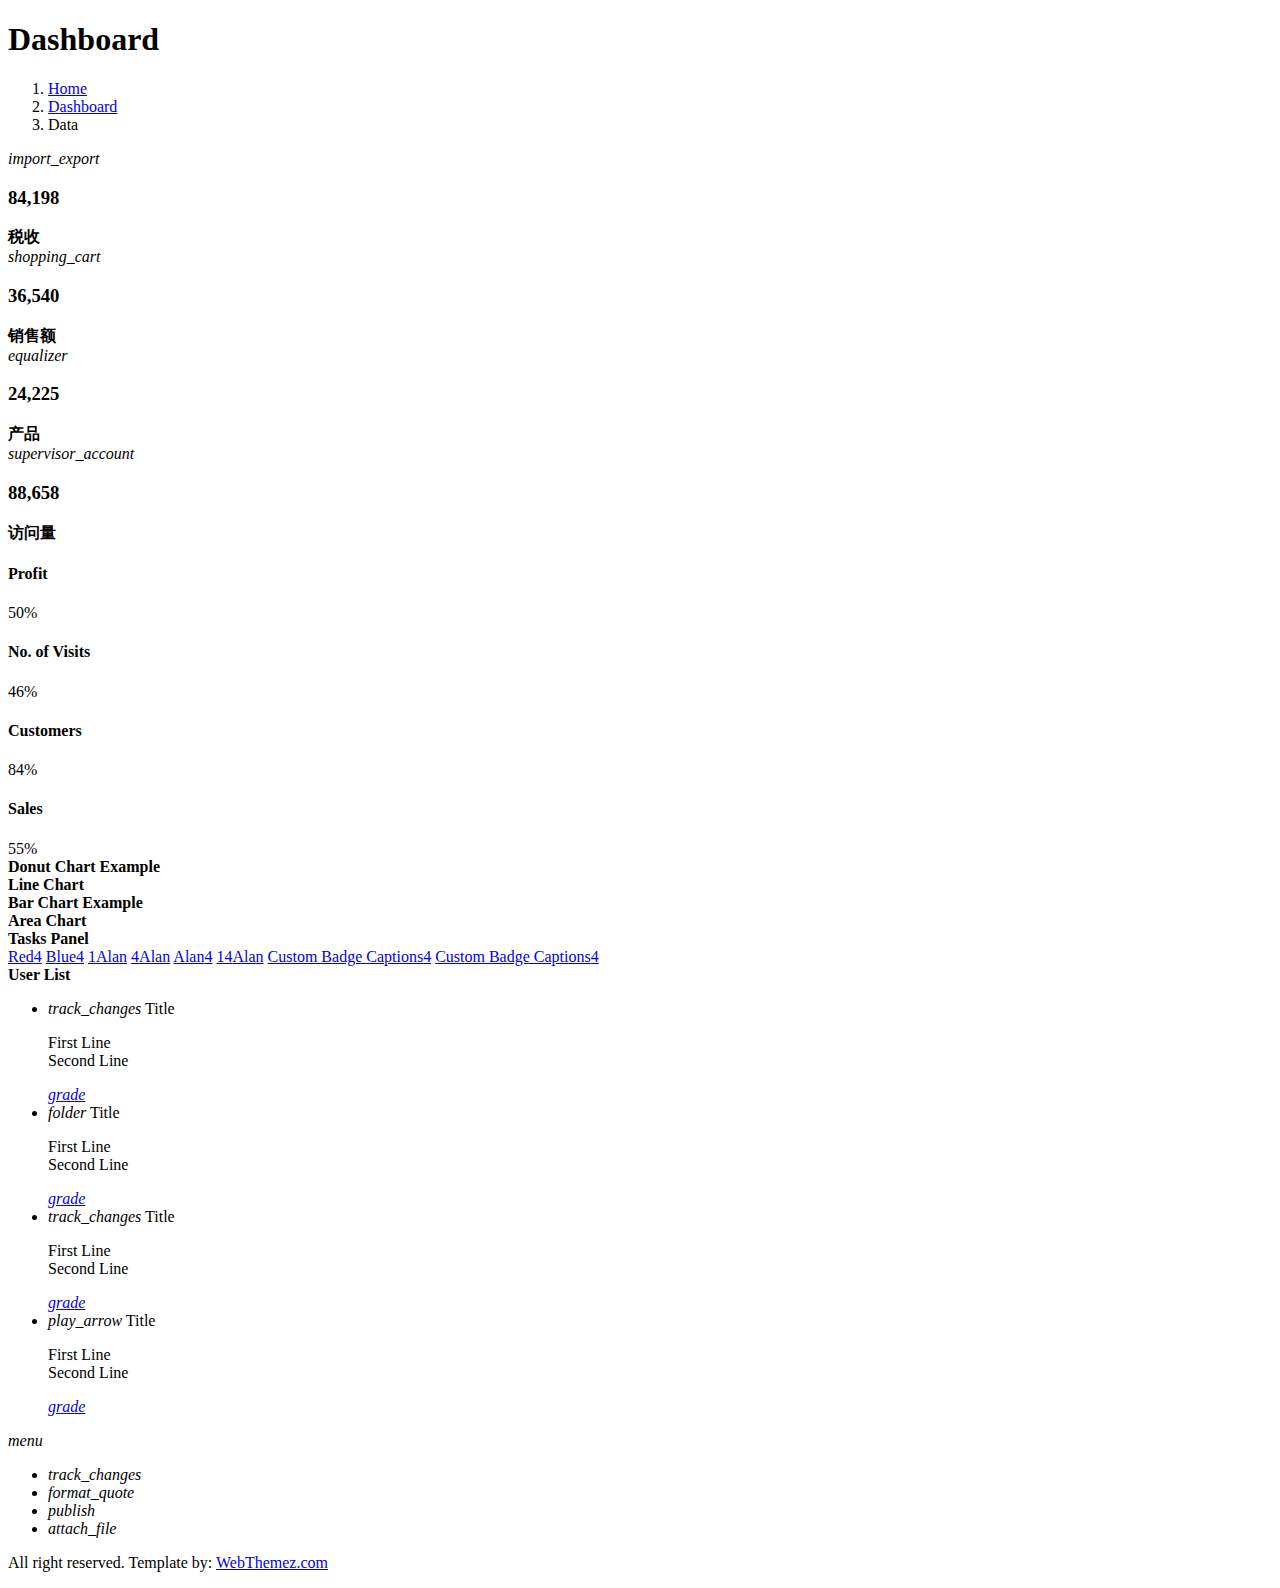
<file: src/main/webapp/background/firstPage.html>
<!DOCTYPE html>
<html>
<head>
<meta charset="UTF-8">
<title>首页</title>
</head>
<body>
	<div id="page-wrapper">
			<div class="header">
				<h1 class="page-header">Dashboard</h1>
				<ol class="breadcrumb">
					<li><a href="#">Home</a></li>
					<li><a href="#">Dashboard</a></li>
					<li class="active">Data</li>
				</ol>

			</div>
			<!-- page begin -->
			<div id="page-inner">

				<div class="dashboard-cards">
					<div class="row">
						<div class="col-xs-12 col-sm-6 col-md-3">

							<div class="card horizontal cardIcon waves-effect waves-dark" onclick="send('发送')">
								<div class="card-image red">
									<i class="material-icons dp48">import_export</i>
								</div>
								<div class="card-stacked red">
									<div class="card-content">
										<h3>84,198</h3>
									</div>
									<div class="card-action">
										<strong>税收</strong>
									</div>
								</div>
							</div>

						</div>
						<div class="col-xs-12 col-sm-6 col-md-3">

							<div class="card horizontal cardIcon waves-effect waves-dark" onclick="closeWebSocket()">
								<div class="card-image orange">
									<i class="material-icons dp48">shopping_cart</i>
								</div>
								<div class="card-stacked orange">
									<div class="card-content">
										<h3>36,540</h3>
									</div>
									<div class="card-action">
										<strong>销售额</strong>
									</div>
								</div>
							</div>
						</div>
						<div class="col-xs-12 col-sm-6 col-md-3">

							<div class="card horizontal cardIcon waves-effect waves-dark">
								<div class="card-image blue">
									<i class="material-icons dp48">equalizer</i>
								</div>
								<div class="card-stacked blue">
									<div class="card-content">
										<h3>24,225</h3>
									</div>
									<div class="card-action">
										<strong>产品</strong>
									</div>
								</div>
							</div>

						</div>
						<div class="col-xs-12 col-sm-6 col-md-3">

							<div class="card horizontal cardIcon waves-effect waves-dark">
								<div class="card-image green">
									<i class="material-icons dp48">supervisor_account</i>
								</div>
								<div class="card-stacked green">
									<div class="card-content">
										<h3>88,658</h3>
									</div>
									<div class="card-action">
										<strong>访问量</strong>
									</div>
								</div>
							</div>

						</div>
					</div>
				</div>
				<!-- /. ROW  -->
				<div class="row">
					<div class="col-xs-12 col-sm-12 col-md-7">
						<div class="cirStats">
							<div class="row">
								<div class="col-xs-12 col-sm-6 col-md-6">
									<div class="card-panel text-center">
										<h4>Profit</h4>
										<div class="easypiechart" id="easypiechart-blue"
											data-percent="50">
											<span class="percent">50%</span>
										</div>
									</div>
								</div>
								<div class="col-xs-12 col-sm-6 col-md-6">
									<div class="card-panel text-center">
										<h4>No. of Visits</h4>
										<div class="easypiechart" id="easypiechart-red"
											data-percent="46">
											<span class="percent">46%</span>
										</div>
									</div>
								</div>
								<div class="col-xs-12 col-sm-6 col-md-6">
									<div class="card-panel text-center">
										<h4>Customers</h4>
										<div class="easypiechart" id="easypiechart-teal"
											data-percent="84">
											<span class="percent">84%</span>
										</div>
									</div>
								</div>
								<div class="col-xs-12 col-sm-6 col-md-6">
									<div class="card-panel text-center">
										<h4>Sales</h4>
										<div class="easypiechart" id="easypiechart-orange"
											data-percent="55">
											<span class="percent">55%</span>
										</div>
									</div>
								</div>
							</div>
						</div>
					</div>
					<!--/.row-->
					<div class="col-xs-12 col-sm-12 col-md-5">
						<div class="row">
							<div class="col-xs-12">
								<div class="card">
									<div class="card-image donutpad">
										<div id="morris-donut-chart"></div>
									</div>
									<div class="card-action">
										<b>Donut Chart Example</b>
									</div>
								</div>
							</div>
						</div>
					</div>
					<!--/.row-->
				</div>


				<div class="row">
					<div class="col-md-5">
						<div class="card">
							<div class="card-image">
								<div id="morris-line-chart"></div>
							</div>
							<div class="card-action">
								<b>Line Chart</b>
							</div>
						</div>

					</div>

					<div class="col-md-7">
						<div class="card">
							<div class="card-image">
								<div id="morris-bar-chart"></div>
							</div>
							<div class="card-action">
								<b> Bar Chart Example</b>
							</div>
						</div>
					</div>

				</div>



				<div class="row">
					<div class="col-xs-12">
						<div class="card">
							<div class="card-image">
								<div id="morris-area-chart"></div>
							</div>
							<div class="card-action">
								<b>Area Chart</b>
							</div>
						</div>
					</div>

				</div>
				<div class="row">
					<div class="col-md-12"></div>
				</div>
				<!-- /. ROW  -->





				<div class="row">
					<div class="col-md-4 col-sm-12 col-xs-12">
						<div class="card">
							<div class="card-action">
								<b>Tasks Panel</b>
							</div>
							<div class="card-image">
								<div class="collection">
									<a href="#!" class="collection-item">Red<span
										class="new badge red" data-badge-caption="red">4</span></a> <a
										href="#!" class="collection-item">Blue<span
										class="new badge blue" data-badge-caption="blue">4</span></a> <a
										href="#!" class="collection-item"><span class="badge">1</span>Alan</a>
									<a href="#!" class="collection-item"><span
										class="new badge">4</span>Alan</a> <a href="#!"
										class="collection-item">Alan<span class="new badge blue"
										data-badge-caption="blue">4</span></a> <a href="#!"
										class="collection-item"><span class="badge">14</span>Alan</a>
									<a href="#!" class="collection-item">Custom Badge Captions<span
										class="new badge" data-badge-caption="custom caption">4</span></a>
									<a href="#!" class="collection-item">Custom Badge Captions<span
										class="badge" data-badge-caption="custom caption">4</span></a>
								</div>
							</div>

						</div>

					</div>
					<div class="col-md-8 col-sm-12 col-xs-12">
						<div class="card">
							<div class="card-action">
								<b>User List</b>
							</div>
							<div class="card-image">
								<ul class="collection">
									<li class="collection-item avatar"><i
										class="material-icons circle green">track_changes</i> <span
										class="title">Title</span>
										<p>
											First Line <br> Second Line
										</p> <a href="#!" class="secondary-content"><i
											class="material-icons">grade</i></a></li>
									<li class="collection-item avatar"><i
										class="material-icons circle">folder</i> <span class="title">Title</span>
										<p>
											First Line <br> Second Line
										</p> <a href="#!" class="secondary-content"><i
											class="material-icons">grade</i></a></li>
									<li class="collection-item avatar"><i
										class="material-icons circle green">track_changes</i> <span
										class="title">Title</span>
										<p>
											First Line <br> Second Line
										</p> <a href="#!" class="secondary-content"><i
											class="material-icons">grade</i></a></li>
									<li class="collection-item avatar"><i
										class="material-icons circle red">play_arrow</i> <span
										class="title">Title</span>
										<p>
											First Line <br> Second Line
										</p> <a href="#!" class="secondary-content"><i
											class="material-icons">grade</i></a></li>
								</ul>
							</div>
						</div>



					</div>
				</div>
				<!-- /. ROW  -->
				<div class="fixed-action-btn horizontal click-to-toggle">
					<a class="btn-floating btn-large red"> <i
						class="material-icons">menu</i>
					</a>
					<ul>
						<li><a class="btn-floating red"><i class="material-icons">track_changes</i></a></li>
						<li><a class="btn-floating yellow darken-1"><i
								class="material-icons">format_quote</i></a></li>
						<li><a class="btn-floating green"><i
								class="material-icons">publish</i></a></li>
						<li><a class="btn-floating blue"><i
								class="material-icons">attach_file</i></a></li>
					</ul>
				</div>
				
				<footer>
					<p>
						All right reserved. Template by: <a
							href="https://webthemez.com/admin-template/">WebThemez.com</a>
					</p>


				</footer>
				<!-- page end -->
			</div>
			<!-- /. PAGE INNER  -->
		</div>
</body>
</html>
</file>
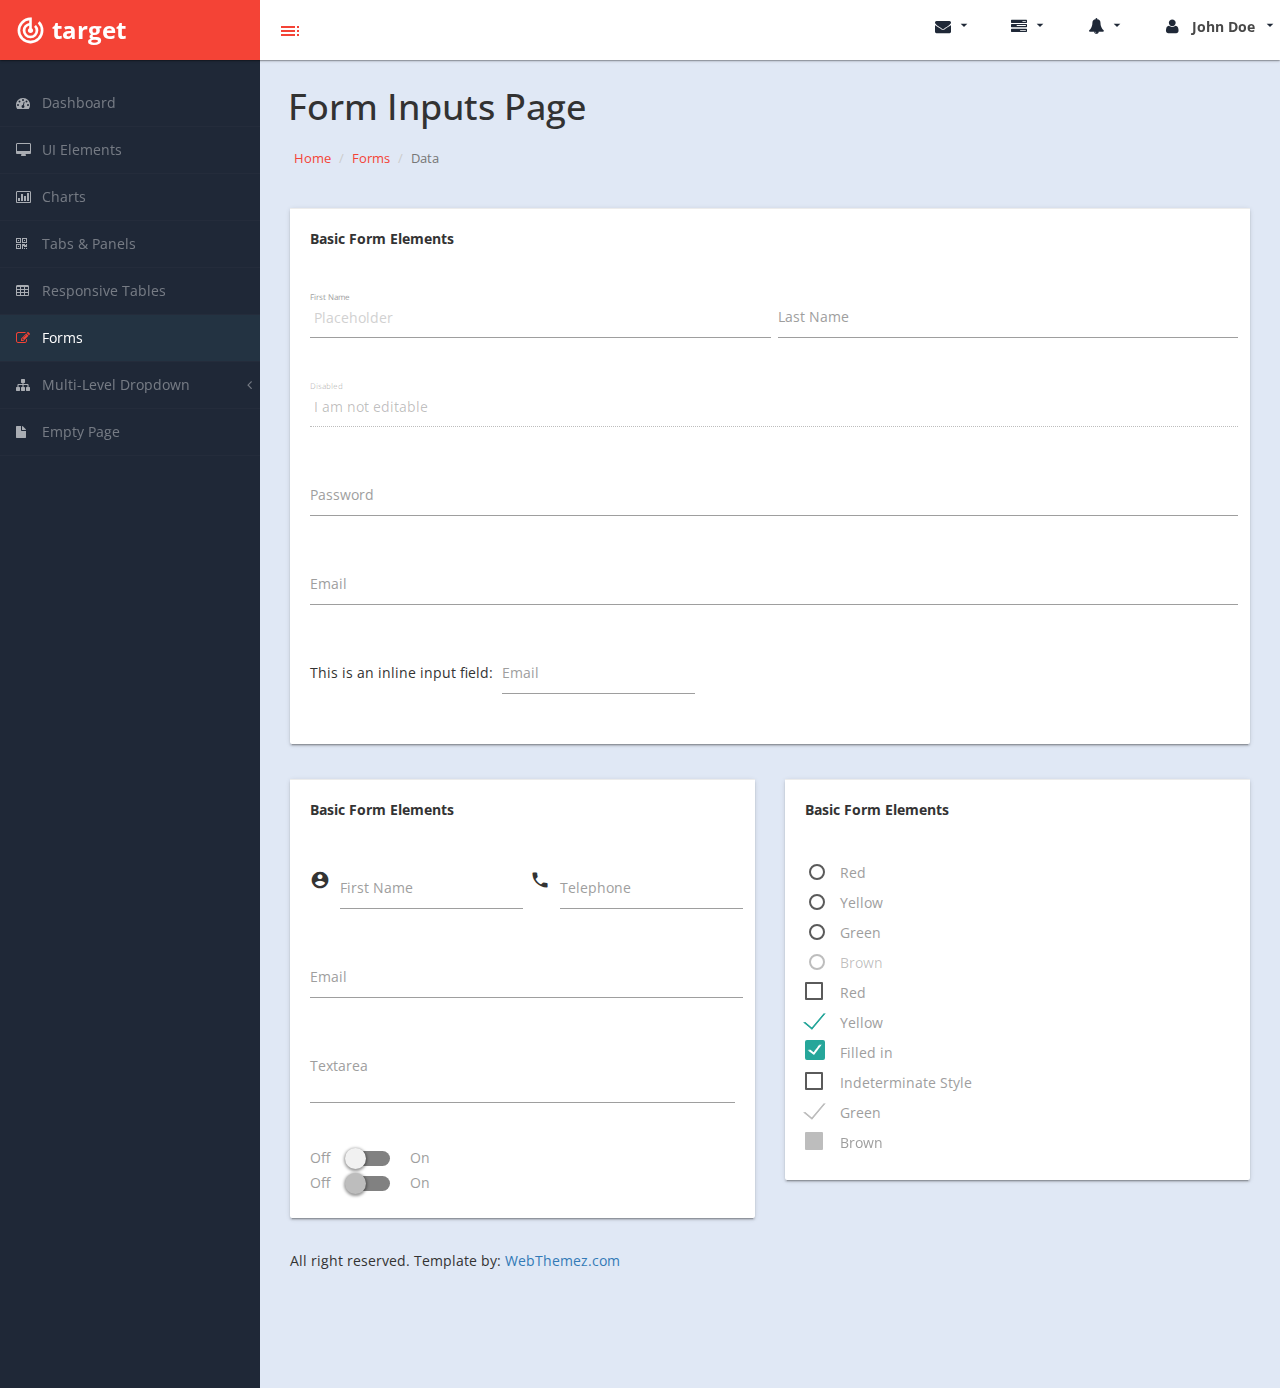
<file: src/main/webapp/background/form.html>
﻿<!DOCTYPE html>
<html xmlns="http://www.w3.org/1999/xhtml">

<head>
    <meta charset="utf-8" />
    <meta name="viewport" content="width=device-width, initial-scale=1.0" />
    <title>Target Material Design Bootstrap Admin Template</title>
	
	<link href="https://fonts.googleapis.com/icon?family=Material+Icons" rel="stylesheet">
	<link rel="stylesheet" href="assets/materialize/css/materialize.min.css" media="screen,projection" />
    <!-- Bootstrap Styles-->
    <link href="assets/css/bootstrap.css" rel="stylesheet" />
    <!-- FontAwesome Styles-->
    <link href="assets/css/font-awesome.css" rel="stylesheet" />
    <!-- Morris Chart Styles-->
    <link href="assets/js/morris/morris-0.4.3.min.css" rel="stylesheet" />
    <!-- Custom Styles-->
    <link href="assets/css/custom-styles.css" rel="stylesheet" />
    <!-- Google Fonts-->
    <link href='http://fonts.googleapis.com/css?family=Open+Sans' rel='stylesheet' type='text/css' />
    <link rel="stylesheet" href="assets/js/Lightweight-Chart/cssCharts.css"> 
</head>
<body>
    <div id="wrapper">
        <nav class="navbar navbar-default top-navbar" role="navigation">
            <div class="navbar-header">
                <button type="button" class="navbar-toggle" data-toggle="collapse" data-target=".sidebar-collapse">
                    <span class="sr-only">Toggle navigation</span>
                    <span class="icon-bar"></span>
                    <span class="icon-bar"></span>
                    <span class="icon-bar"></span>
                </button>
                <a class="navbar-brand waves-effect waves-dark" href="index.html"><i class="large material-icons">track_changes</i> <strong>target</strong></a>
				
		<div id="sideNav" href=""><i class="material-icons dp48">toc</i></div>
            </div>

            <ul class="nav navbar-top-links navbar-right"> 
				<li><a class="dropdown-button waves-effect waves-dark" href="#!" data-activates="dropdown4"><i class="fa fa-envelope fa-fw"></i> <i class="material-icons right">arrow_drop_down</i></a></li>				
				<li><a class="dropdown-button waves-effect waves-dark" href="#!" data-activates="dropdown3"><i class="fa fa-tasks fa-fw"></i> <i class="material-icons right">arrow_drop_down</i></a></li>
				<li><a class="dropdown-button waves-effect waves-dark" href="#!" data-activates="dropdown2"><i class="fa fa-bell fa-fw"></i> <i class="material-icons right">arrow_drop_down</i></a></li>
				  <li><a class="dropdown-button waves-effect waves-dark" href="#!" data-activates="dropdown1"><i class="fa fa-user fa-fw"></i> <b>John Doe</b> <i class="material-icons right">arrow_drop_down</i></a></li>
            </ul>
        </nav>
		<!-- Dropdown Structure -->
<ul id="dropdown1" class="dropdown-content">
<li><a href="#"><i class="fa fa-user fa-fw"></i> My Profile</a>
</li>
<li><a href="#"><i class="fa fa-gear fa-fw"></i> Settings</a>
</li> 
<li><a href="#"><i class="fa fa-sign-out fa-fw"></i> Logout</a>
</li>
</ul>
<ul id="dropdown2" class="dropdown-content w250">
  <li>
                            <a href="#">
                                <div>
                                    <i class="fa fa-comment fa-fw"></i> New Comment
                                    <span class="pull-right text-muted small">4 min</span>
                                </div>
                            </a>
                        </li>
                        <li class="divider"></li>
                        <li>
                            <a href="#">
                                <div>
                                    <i class="fa fa-twitter fa-fw"></i> 3 New Followers
                                    <span class="pull-right text-muted small">12 min</span>
                                </div>
                            </a>
                        </li>
                        <li class="divider"></li>
                        <li>
                            <a href="#">
                                <div>
                                    <i class="fa fa-envelope fa-fw"></i> Message Sent
                                    <span class="pull-right text-muted small">4 min</span>
                                </div>
                            </a>
                        </li>
                        <li class="divider"></li>
                        <li>
                            <a href="#">
                                <div>
                                    <i class="fa fa-tasks fa-fw"></i> New Task
                                    <span class="pull-right text-muted small">4 min</span>
                                </div>
                            </a>
                        </li>
                        <li class="divider"></li>
                        <li>
                            <a href="#">
                                <div>
                                    <i class="fa fa-upload fa-fw"></i> Server Rebooted
                                    <span class="pull-right text-muted small">4 min</span>
                                </div>
                            </a>
                        </li>
                        <li class="divider"></li>
                        <li>
                            <a class="text-center" href="#">
                                <strong>See All Alerts</strong>
                                <i class="fa fa-angle-right"></i>
                            </a>
                        </li>
</ul>
<ul id="dropdown3" class="dropdown-content dropdown-tasks w250">
<li>
		<a href="#">
			<div>
				<p>
					<strong>Task 1</strong>
					<span class="pull-right text-muted">60% Complete</span>
				</p>
				<div class="progress progress-striped active">
					<div class="progress-bar progress-bar-success" role="progressbar" aria-valuenow="60" aria-valuemin="0" aria-valuemax="100" style="width: 60%">
						<span class="sr-only">60% Complete (success)</span>
					</div>
				</div>
			</div>
		</a>
	</li>
	<li class="divider"></li>
	<li>
		<a href="#">
			<div>
				<p>
					<strong>Task 2</strong>
					<span class="pull-right text-muted">28% Complete</span>
				</p>
				<div class="progress progress-striped active">
					<div class="progress-bar progress-bar-info" role="progressbar" aria-valuenow="28" aria-valuemin="0" aria-valuemax="100" style="width: 28%">
						<span class="sr-only">28% Complete</span>
					</div>
				</div>
			</div>
		</a>
	</li>
	<li class="divider"></li>
	<li>
		<a href="#">
			<div>
				<p>
					<strong>Task 3</strong>
					<span class="pull-right text-muted">60% Complete</span>
				</p>
				<div class="progress progress-striped active">
					<div class="progress-bar progress-bar-warning" role="progressbar" aria-valuenow="60" aria-valuemin="0" aria-valuemax="100" style="width: 60%">
						<span class="sr-only">60% Complete (warning)</span>
					</div>
				</div>
			</div>
		</a>
	</li>
	<li class="divider"></li>
	<li>
		<a href="#">
			<div>
				<p>
					<strong>Task 4</strong>
					<span class="pull-right text-muted">85% Complete</span>
				</p>
				<div class="progress progress-striped active">
					<div class="progress-bar progress-bar-danger" role="progressbar" aria-valuenow="85" aria-valuemin="0" aria-valuemax="100" style="width: 85%">
						<span class="sr-only">85% Complete (danger)</span>
					</div>
				</div>
			</div>
		</a>
	</li>
	<li class="divider"></li>
	<li>
</ul>   
<ul id="dropdown4" class="dropdown-content dropdown-tasks w250 taskList">
  <li>
                                <div>
                                    <strong>John Doe</strong>
                                    <span class="pull-right text-muted">
                                        <em>Today</em>
                                    </span>
                                </div>
                                <p>Lorem Ipsum has been the industry's standard dummy text ever since the 1500s...</p>
                            </a>
                        </li>
                        <li class="divider"></li>
                        <li>
                                <div>
                                    <strong>John Smith</strong>
                                    <span class="pull-right text-muted">
                                        <em>Yesterday</em>
                                    </span>
                                </div>
                                <p>Lorem Ipsum has been the industry's standard dummy text ever since an kwilnw...</p>
                            </a>
                        </li>
                        <li class="divider"></li>
                        <li>
                            <a href="#">
                                <div>
                                    <strong>John Smith</strong>
                                    <span class="pull-right text-muted">
                                        <em>Yesterday</em>
                                    </span>
                                </div>
                                <p>Lorem Ipsum has been the industry's standard dummy text ever since the...</p>
                            </a>
                        </li>
                        <li class="divider"></li>
                        <li>
                            <a class="text-center" href="#">
                                <strong>Read All Messages</strong>
                                <i class="fa fa-angle-right"></i>
                            </a>
                        </li>
</ul>  
	   <!--/. NAV TOP  -->
        <!--/. NAV TOP  -->
        <nav class="navbar-default navbar-side" role="navigation">
            <div class="sidebar-collapse">
                <ul class="nav" id="main-menu">

                    <li>
                        <a href="index.html" class="waves-effect waves-dark"><i class="fa fa-dashboard"></i> Dashboard</a>
                    </li>
                    <li>
                        <a href="ui-elements.html" class="waves-effect waves-dark"><i class="fa fa-desktop"></i> UI Elements</a>
                    </li>
					<li>
                        <a href="chart.html" class="waves-effect waves-dark"><i class="fa fa-bar-chart-o"></i> Charts</a>
                    </li>
                    <li>
                        <a href="tab-panel.html" class="waves-effect waves-dark"><i class="fa fa-qrcode"></i> Tabs & Panels</a>
                    </li>
                    
                    <li>
                        <a href="table.html" class="waves-effect waves-dark"><i class="fa fa-table"></i> Responsive Tables</a>
                    </li>
                    <li>
                        <a href="form.html" class="active-menu waves-effect waves-dark"><i class="fa fa-edit"></i> Forms </a>
                    </li>


                    <li>
                        <a href="#" class="waves-effect waves-dark"><i class="fa fa-sitemap"></i> Multi-Level Dropdown<span class="fa arrow"></span></a>
                        <ul class="nav nav-second-level">
                            <li>
                                <a href="#">Second Level Link</a>
                            </li>
                            <li>
                                <a href="#">Second Level Link</a>
                            </li>
                            <li>
                                <a href="#" class="waves-effect waves-dark">Second Level Link<span class="fa arrow"></span></a>
                                <ul class="nav nav-third-level">
                                    <li>
                                        <a href="#">Third Level Link</a>
                                    </li>
                                    <li>
                                        <a href="#">Third Level Link</a>
                                    </li>
                                    <li>
                                        <a href="#">Third Level Link</a>
                                    </li>

                                </ul>

                            </li>
                        </ul>
                    </li>
                    <li>
                        <a href="empty.html" class="waves-effect waves-dark"><i class="fa fa-fw fa-file"></i> Empty Page</a>
                    </li>
                </ul>

            </div>

        </nav>
        <!-- /. NAV SIDE  -->
        <div id="page-wrapper" >
		  <div class="header"> 
                        <h1 class="page-header">
                             Form Inputs Page
                        </h1>
						<ol class="breadcrumb">
					  <li><a href="#">Home</a></li>
					  <li><a href="#">Forms</a></li>
					  <li class="active">Data</li>
					</ol> 
									
		</div>
		
            <div id="page-inner"> 
			 <div class="row">
			 <div class="col-lg-12">
			 <div class="card">
                        <div class="card-action">
                            Basic Form Elements
                        </div>
                        <div class="card-content">
    <form class="col s12">
      <div class="row">
        <div class="input-field col s6">
          <input placeholder="Placeholder" id="first_name" type="text" class="validate">
          <label for="first_name">First Name</label>
        </div>
        <div class="input-field col s6">
          <input id="last_name" type="text" class="validate">
          <label for="last_name">Last Name</label>
        </div>
      </div>
      <div class="row">
        <div class="input-field col s12">
          <input disabled value="I am not editable" id="disabled" type="text" class="validate">
          <label for="disabled">Disabled</label>
        </div>
      </div>
      <div class="row">
        <div class="input-field col s12">
          <input id="password" type="password" class="validate">
          <label for="password">Password</label>
        </div>
      </div>
      <div class="row">
        <div class="input-field col s12">
          <input id="email" type="email" class="validate">
          <label for="email">Email</label>
        </div>
      </div>
      <div class="row">
        <div class="col s12">
          This is an inline input field:
          <div class="input-field inline">
            <input id="email" type="email" class="validate">
            <label for="email" data-error="wrong" data-success="right">Email</label>
          </div>
        </div>
      </div>
    </form>
	<div class="clearBoth"></div>
  </div>
    </div>
 </div>	
	 </div>		
              <div class="row">
                <div class="col-lg-6">
                    <div class="card">
                        <div class="card-action">
                            Basic Form Elements
                        </div>
                        <div class="card-content">
                         	<form class="col s12">
								  <div class="row">
									<div class="input-field col s6">
									  <i class="material-icons prefix">account_circle</i>
									  <input id="icon_prefix" type="text" class="validate">
									  <label for="icon_prefix">First Name</label>
									</div>
									<div class="input-field col s6">
									  <i class="material-icons prefix">phone</i>
									  <input id="icon_telephone" type="tel" class="validate">
									  <label for="icon_telephone">Telephone</label>
									</div>
								  </div>
								</form>
								
								<form class="col s12">
								  <div class="row">
									<div class="input-field col s12">
									  <input id="email" type="email" class="validate">
									  <label for="email" data-error="wrong" data-success="right">Email</label>
									</div>
								  </div>
								</form>
								
								  <form class="col s12">
							  <div class="row">
								<div class="input-field col s12">
								  <textarea id="textarea1" class="materialize-textarea"></textarea>
								  <label for="textarea1">Textarea</label>
								</div>
							  </div>
							</form>
							  </form>
 
   <!-- Switch -->
  <div class="switch">
    <label>
      Off
      <input type="checkbox">
      <span class="lever"></span>
      On
    </label>
  </div>

  <!-- Disabled Switch -->
  <div class="switch">
    <label>
      Off
      <input disabled type="checkbox">
      <span class="lever"></span>
      On
    </label>
  </div>
							<div class="clearBoth"></div>
							</div>
							</div>
							</div>
							 <div class="col-lg-6">
                    <div class="card">
                        <div class="card-action">
                            Basic Form Elements
                        </div>
                        <div class="card-content">
						
								  <form action="#">
    <p>
      <input name="group1" type="radio" id="test1" />
      <label for="test1">Red</label>
    </p>
    <p>
      <input name="group1" type="radio" id="test2" />
      <label for="test2">Yellow</label>
    </p>
    <p>
      <input class="with-gap" name="group1" type="radio" id="test3"  />
      <label for="test3">Green</label>
    </p>
      <p>
        <input name="group1" type="radio" id="test4" disabled="disabled" />
        <label for="test4">Brown</label>
    </p>
  </form>
         <form action="#">
    <p>
      <input type="checkbox" id="test5" />
      <label for="test5">Red</label>
    </p>
    <p>
      <input type="checkbox" id="test6" checked="checked" />
      <label for="test6">Yellow</label>
    </p>
    <p>
      <input type="checkbox" class="filled-in" id="filled-in-box" checked="checked" />
      <label for="filled-in-box">Filled in</label>
    </p>
    <p>
      <input type="checkbox" id="indeterminate-checkbox" />
      <label for="indeterminate-checkbox">Indeterminate Style</label>
    </p>
    <p>
      <input type="checkbox" id="test7" checked="checked" disabled="disabled" />
      <label for="test7">Green</label>
    </p>
      <p>
        <input type="checkbox" id="test8" disabled="disabled" />
        <label for="test8">Brown</label>
    </p>

        
                                </div>
                               
                            </div>
                            <!-- /.row (nested) -->
                        </div>
                        <!-- /.panel-body -->
                    </div> 
                <!-- /.col-lg-12 --> 
			<footer><p>All right reserved. Template by: <a href="https://webthemez.com/admin-template/">WebThemez.com</a></p></footer>
			</div>
             <!-- /. PAGE INNER  -->
            </div>
         <!-- /. PAGE WRAPPER  -->
        </div>
     <!-- /. WRAPPER  -->
    <!-- JS Scripts-->
    <!-- jQuery Js -->
    <script src="assets/js/jquery-1.10.2.js"></script>
	
	<!-- Bootstrap Js -->
    <script src="assets/js/bootstrap.min.js"></script>
	
	<script src="assets/materialize/js/materialize.min.js"></script>
	
    <!-- Metis Menu Js -->
    <script src="assets/js/jquery.metisMenu.js"></script>
    <!-- Morris Chart Js -->
    <script src="assets/js/morris/raphael-2.1.0.min.js"></script>
    <script src="assets/js/morris/morris.js"></script>
	
	
	<script src="assets/js/easypiechart.js"></script>
	<script src="assets/js/easypiechart-data.js"></script>
	
	 <script src="assets/js/Lightweight-Chart/jquery.chart.js"></script>
	
    <!-- Custom Js -->
    <script src="assets/js/custom-scripts.js"></script> 
 

</body>

</html>
</file>
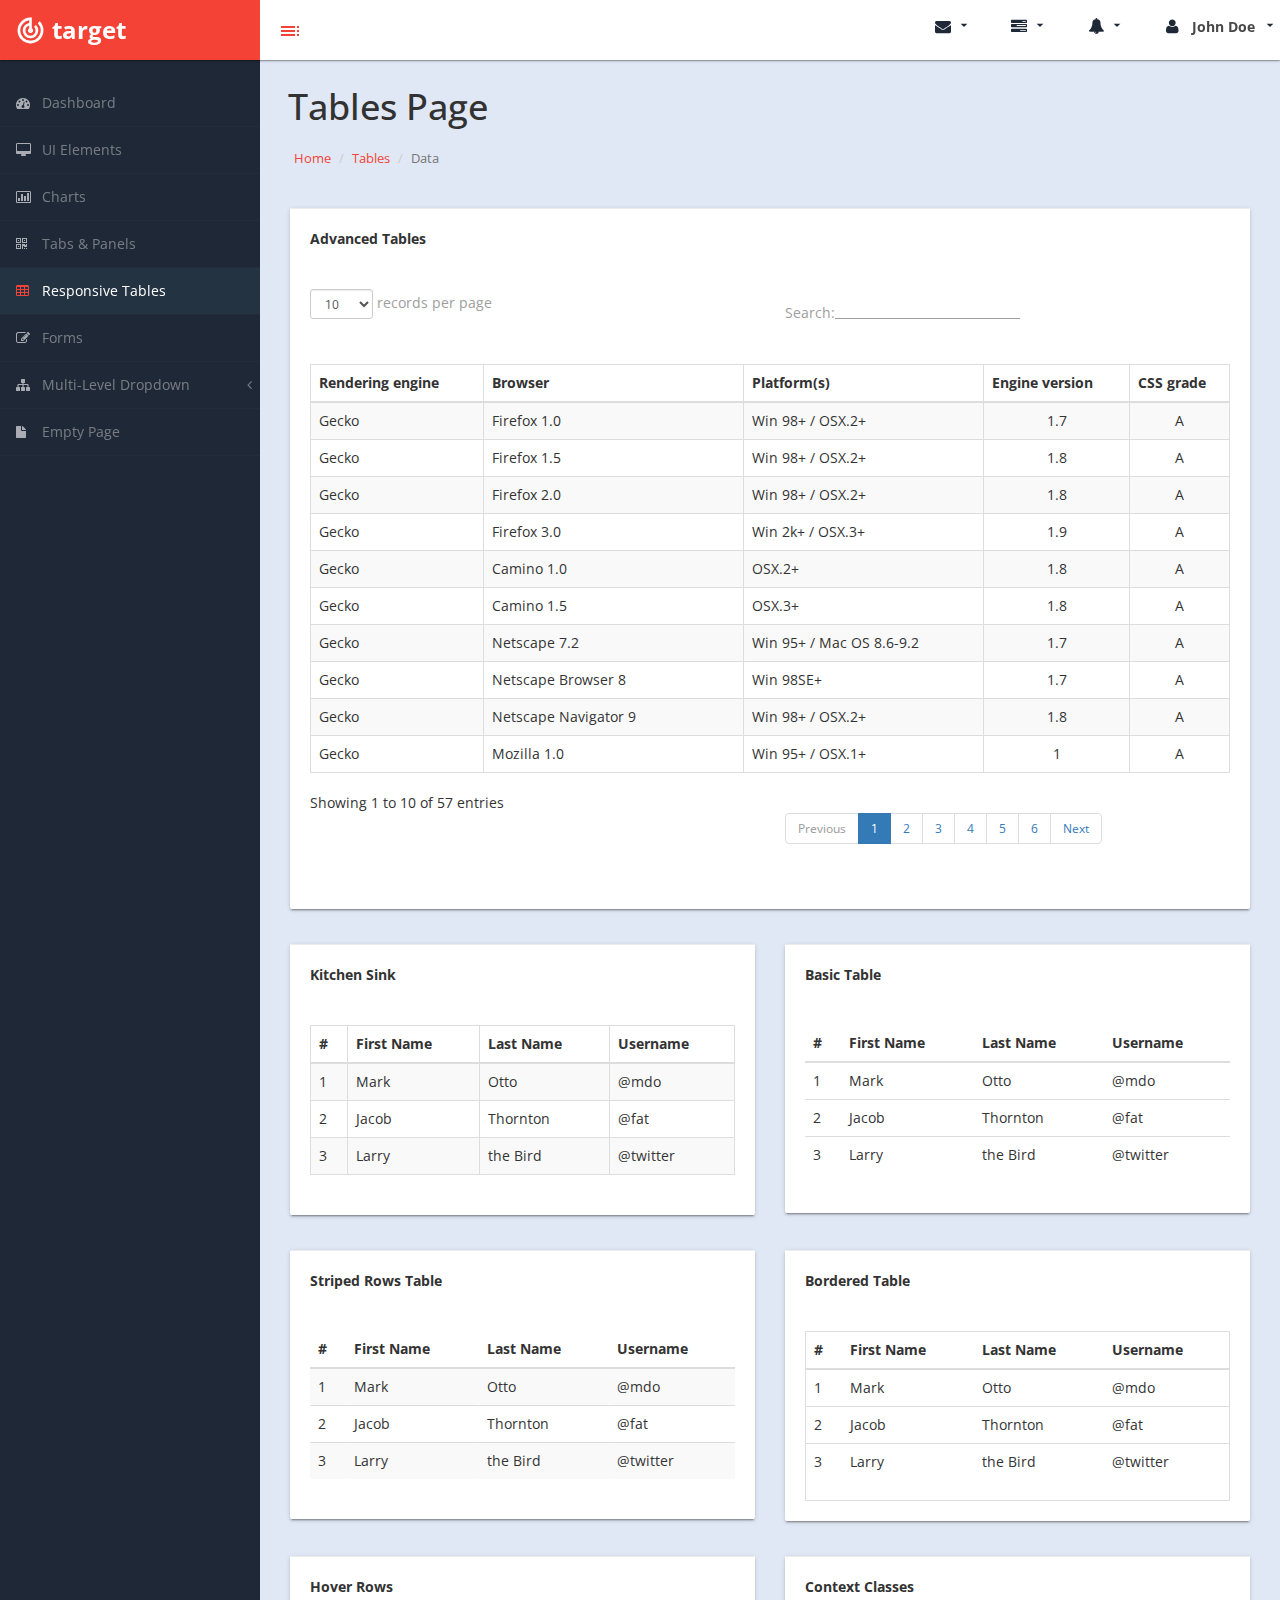
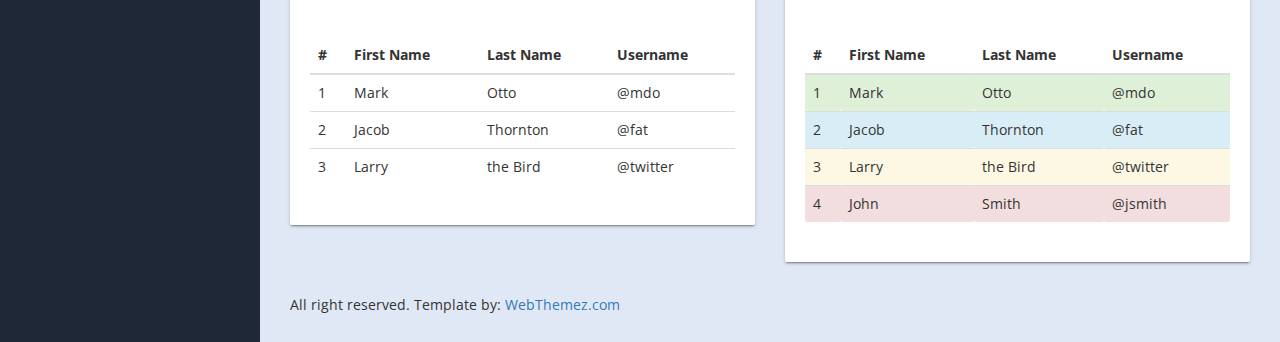
<file: src/main/webapp/background/table.html>
﻿<!DOCTYPE html>
<html xmlns="http://www.w3.org/1999/xhtml">

<head>
    <meta charset="utf-8" />
    <meta name="viewport" content="width=device-width, initial-scale=1.0" />
    <title>Track Material Design Bootstrap Admin Template</title>
	
	<link href="https://fonts.googleapis.com/icon?family=Material+Icons" rel="stylesheet">
	<link rel="stylesheet" href="assets/materialize/css/materialize.min.css" media="screen,projection" />
    <!-- Bootstrap Styles-->
    <link href="assets/css/bootstrap.css" rel="stylesheet" />
    <!-- FontAwesome Styles-->
    <link href="assets/css/font-awesome.css" rel="stylesheet" />
    <!-- Morris Chart Styles-->
    <link href="assets/js/morris/morris-0.4.3.min.css" rel="stylesheet" />
    <!-- Custom Styles-->
    <link href="assets/css/custom-styles.css" rel="stylesheet" />
    <!-- Google Fonts-->
    <link href='http://fonts.googleapis.com/css?family=Open+Sans' rel='stylesheet' type='text/css' />
    <link rel="stylesheet" href="assets/js/Lightweight-Chart/cssCharts.css"> 
</head>
<body>
    <div id="wrapper">
        <nav class="navbar navbar-default top-navbar" role="navigation">
            <div class="navbar-header">
                <button type="button" class="navbar-toggle" data-toggle="collapse" data-target=".sidebar-collapse">
                    <span class="sr-only">Toggle navigation</span>
                    <span class="icon-bar"></span>
                    <span class="icon-bar"></span>
                    <span class="icon-bar"></span>
                </button>
                <a class="navbar-brand waves-effect waves-dark" href="index.html"><i class="large material-icons">track_changes</i> <strong>target</strong></a>
				
		<div id="sideNav" href=""><i class="material-icons dp48">toc</i></div>
            </div>

            <ul class="nav navbar-top-links navbar-right"> 
				<li><a class="dropdown-button waves-effect waves-dark" href="#!" data-activates="dropdown4"><i class="fa fa-envelope fa-fw"></i> <i class="material-icons right">arrow_drop_down</i></a></li>				
				<li><a class="dropdown-button waves-effect waves-dark" href="#!" data-activates="dropdown3"><i class="fa fa-tasks fa-fw"></i> <i class="material-icons right">arrow_drop_down</i></a></li>
				<li><a class="dropdown-button waves-effect waves-dark" href="#!" data-activates="dropdown2"><i class="fa fa-bell fa-fw"></i> <i class="material-icons right">arrow_drop_down</i></a></li>
				  <li><a class="dropdown-button waves-effect waves-dark" href="#!" data-activates="dropdown1"><i class="fa fa-user fa-fw"></i> <b>John Doe</b> <i class="material-icons right">arrow_drop_down</i></a></li>
            </ul>
        </nav>
		<!-- Dropdown Structure -->
<ul id="dropdown1" class="dropdown-content">
<li><a href="#"><i class="fa fa-user fa-fw"></i> My Profile</a>
</li>
<li><a href="#"><i class="fa fa-gear fa-fw"></i> Settings</a>
</li> 
<li><a href="#"><i class="fa fa-sign-out fa-fw"></i> Logout</a>
</li>
</ul>
<ul id="dropdown2" class="dropdown-content w250">
  <li>
                            <a href="#">
                                <div>
                                    <i class="fa fa-comment fa-fw"></i> New Comment
                                    <span class="pull-right text-muted small">4 min</span>
                                </div>
                            </a>
                        </li>
                        <li class="divider"></li>
                        <li>
                            <a href="#">
                                <div>
                                    <i class="fa fa-twitter fa-fw"></i> 3 New Followers
                                    <span class="pull-right text-muted small">12 min</span>
                                </div>
                            </a>
                        </li>
                        <li class="divider"></li>
                        <li>
                            <a href="#">
                                <div>
                                    <i class="fa fa-envelope fa-fw"></i> Message Sent
                                    <span class="pull-right text-muted small">4 min</span>
                                </div>
                            </a>
                        </li>
                        <li class="divider"></li>
                        <li>
                            <a href="#">
                                <div>
                                    <i class="fa fa-tasks fa-fw"></i> New Task
                                    <span class="pull-right text-muted small">4 min</span>
                                </div>
                            </a>
                        </li>
                        <li class="divider"></li>
                        <li>
                            <a href="#">
                                <div>
                                    <i class="fa fa-upload fa-fw"></i> Server Rebooted
                                    <span class="pull-right text-muted small">4 min</span>
                                </div>
                            </a>
                        </li>
                        <li class="divider"></li>
                        <li>
                            <a class="text-center" href="#">
                                <strong>See All Alerts</strong>
                                <i class="fa fa-angle-right"></i>
                            </a>
                        </li>
</ul>
<ul id="dropdown3" class="dropdown-content dropdown-tasks w250">
<li>
		<a href="#">
			<div>
				<p>
					<strong>Task 1</strong>
					<span class="pull-right text-muted">60% Complete</span>
				</p>
				<div class="progress progress-striped active">
					<div class="progress-bar progress-bar-success" role="progressbar" aria-valuenow="60" aria-valuemin="0" aria-valuemax="100" style="width: 60%">
						<span class="sr-only">60% Complete (success)</span>
					</div>
				</div>
			</div>
		</a>
	</li>
	<li class="divider"></li>
	<li>
		<a href="#">
			<div>
				<p>
					<strong>Task 2</strong>
					<span class="pull-right text-muted">28% Complete</span>
				</p>
				<div class="progress progress-striped active">
					<div class="progress-bar progress-bar-info" role="progressbar" aria-valuenow="28" aria-valuemin="0" aria-valuemax="100" style="width: 28%">
						<span class="sr-only">28% Complete</span>
					</div>
				</div>
			</div>
		</a>
	</li>
	<li class="divider"></li>
	<li>
		<a href="#">
			<div>
				<p>
					<strong>Task 3</strong>
					<span class="pull-right text-muted">60% Complete</span>
				</p>
				<div class="progress progress-striped active">
					<div class="progress-bar progress-bar-warning" role="progressbar" aria-valuenow="60" aria-valuemin="0" aria-valuemax="100" style="width: 60%">
						<span class="sr-only">60% Complete (warning)</span>
					</div>
				</div>
			</div>
		</a>
	</li>
	<li class="divider"></li>
	<li>
		<a href="#">
			<div>
				<p>
					<strong>Task 4</strong>
					<span class="pull-right text-muted">85% Complete</span>
				</p>
				<div class="progress progress-striped active">
					<div class="progress-bar progress-bar-danger" role="progressbar" aria-valuenow="85" aria-valuemin="0" aria-valuemax="100" style="width: 85%">
						<span class="sr-only">85% Complete (danger)</span>
					</div>
				</div>
			</div>
		</a>
	</li>
	<li class="divider"></li>
	<li>
</ul>   
<ul id="dropdown4" class="dropdown-content dropdown-tasks w250 taskList">
  <li>
                                <div>
                                    <strong>John Doe</strong>
                                    <span class="pull-right text-muted">
                                        <em>Today</em>
                                    </span>
                                </div>
                                <p>Lorem Ipsum has been the industry's standard dummy text ever since the 1500s...</p>
                            </a>
                        </li>
                        <li class="divider"></li>
                        <li>
                                <div>
                                    <strong>John Smith</strong>
                                    <span class="pull-right text-muted">
                                        <em>Yesterday</em>
                                    </span>
                                </div>
                                <p>Lorem Ipsum has been the industry's standard dummy text ever since an kwilnw...</p>
                            </a>
                        </li>
                        <li class="divider"></li>
                        <li>
                            <a href="#">
                                <div>
                                    <strong>John Smith</strong>
                                    <span class="pull-right text-muted">
                                        <em>Yesterday</em>
                                    </span>
                                </div>
                                <p>Lorem Ipsum has been the industry's standard dummy text ever since the...</p>
                            </a>
                        </li>
                        <li class="divider"></li>
                        <li>
                            <a class="text-center" href="#">
                                <strong>Read All Messages</strong>
                                <i class="fa fa-angle-right"></i>
                            </a>
                        </li>
</ul>   
	   <!--/. NAV TOP  -->
        <!--/. NAV TOP  -->
        <nav class="navbar-default navbar-side" role="navigation">
            <div class="sidebar-collapse">
                <ul class="nav" id="main-menu">

                    <li>
                        <a href="index.html" class="waves-effect waves-dark"><i class="fa fa-dashboard"></i> Dashboard</a>
                    </li>
                    <li>
                        <a href="ui-elements.html" class="waves-effect waves-dark"><i class="fa fa-desktop"></i> UI Elements</a>
                    </li>
					<li>
                        <a href="chart.html" class="waves-effect waves-dark"><i class="fa fa-bar-chart-o"></i> Charts</a>
                    </li>
                    <li>
                        <a href="tab-panel.html" class="waves-effect waves-dark"><i class="fa fa-qrcode"></i> Tabs & Panels</a>
                    </li>
                    
                    <li>
                        <a href="table.html" class="active-menu waves-effect waves-dark"><i class="fa fa-table"></i> Responsive Tables</a>
                    </li>
                    <li>
                        <a href="form.html" class="waves-effect waves-dark"><i class="fa fa-edit"></i> Forms </a>
                    </li>


                    <li>
                        <a href="#" class="waves-effect waves-dark"><i class="fa fa-sitemap"></i> Multi-Level Dropdown<span class="fa arrow"></span></a>
                        <ul class="nav nav-second-level">
                            <li>
                                <a href="#">Second Level Link</a>
                            </li>
                            <li>
                                <a href="#">Second Level Link</a>
                            </li>
                            <li>
                                <a href="#">Second Level Link<span class="fa arrow"></span></a>
                                <ul class="nav nav-third-level">
                                    <li>
                                        <a href="#">Third Level Link</a>
                                    </li>
                                    <li>
                                        <a href="#">Third Level Link</a>
                                    </li>
                                    <li>
                                        <a href="#">Third Level Link</a>
                                    </li>

                                </ul>

                            </li>
                        </ul>
                    </li>
                    <li>
                        <a href="empty.html" class="waves-effect waves-dark"><i class="fa fa-fw fa-file"></i> Empty Page</a>
                    </li>
                </ul>

            </div>

        </nav>
        <!-- /. NAV SIDE  -->
        <div id="page-wrapper" >
		  <div class="header"> 
                        <h1 class="page-header">
                            Tables Page
                        </h1>
						<ol class="breadcrumb">
					  <li><a href="#">Home</a></li>
					  <li><a href="#">Tables</a></li>
					  <li class="active">Data</li>
					</ol> 
									
		</div>
		
            <div id="page-inner"> 
               
            <div class="row">
                <div class="col-md-12">
                    <!-- Advanced Tables -->
                    <div class="card">
                        <div class="card-action">
                             Advanced Tables
                        </div>
                        <div class="card-content">
                            <div class="table-responsive">
                                <table class="table table-striped table-bordered table-hover" id="dataTables-example">
                                    <thead>
                                        <tr>
                                            <th>Rendering engine</th>
                                            <th>Browser</th>
                                            <th>Platform(s)</th>
                                            <th>Engine version</th>
                                            <th>CSS grade</th>
                                        </tr>
                                    </thead>
                                    <tbody>
                                        <tr class="odd gradeX">
                                            <td>Trident</td>
                                            <td>Internet Explorer 4.0</td>
                                            <td>Win 95+</td>
                                            <td class="center">4</td>
                                            <td class="center">X</td>
                                        </tr>
                                        <tr class="even gradeC">
                                            <td>Trident</td>
                                            <td>Internet Explorer 5.0</td>
                                            <td>Win 95+</td>
                                            <td class="center">5</td>
                                            <td class="center">C</td>
                                        </tr>
                                        <tr class="odd gradeA">
                                            <td>Trident</td>
                                            <td>Internet Explorer 5.5</td>
                                            <td>Win 95+</td>
                                            <td class="center">5.5</td>
                                            <td class="center">A</td>
                                        </tr>
                                        <tr class="even gradeA">
                                            <td>Trident</td>
                                            <td>Internet Explorer 6</td>
                                            <td>Win 98+</td>
                                            <td class="center">6</td>
                                            <td class="center">A</td>
                                        </tr>
                                        <tr class="odd gradeA">
                                            <td>Trident</td>
                                            <td>Internet Explorer 7</td>
                                            <td>Win XP SP2+</td>
                                            <td class="center">7</td>
                                            <td class="center">A</td>
                                        </tr>
                                        <tr class="even gradeA">
                                            <td>Trident</td>
                                            <td>AOL browser (AOL desktop)</td>
                                            <td>Win XP</td>
                                            <td class="center">6</td>
                                            <td class="center">A</td>
                                        </tr>
                                        <tr class="gradeA">
                                            <td>Gecko</td>
                                            <td>Firefox 1.0</td>
                                            <td>Win 98+ / OSX.2+</td>
                                            <td class="center">1.7</td>
                                            <td class="center">A</td>
                                        </tr>
                                        <tr class="gradeA">
                                            <td>Gecko</td>
                                            <td>Firefox 1.5</td>
                                            <td>Win 98+ / OSX.2+</td>
                                            <td class="center">1.8</td>
                                            <td class="center">A</td>
                                        </tr>
                                        <tr class="gradeA">
                                            <td>Gecko</td>
                                            <td>Firefox 2.0</td>
                                            <td>Win 98+ / OSX.2+</td>
                                            <td class="center">1.8</td>
                                            <td class="center">A</td>
                                        </tr>
                                        <tr class="gradeA">
                                            <td>Gecko</td>
                                            <td>Firefox 3.0</td>
                                            <td>Win 2k+ / OSX.3+</td>
                                            <td class="center">1.9</td>
                                            <td class="center">A</td>
                                        </tr>
                                        <tr class="gradeA">
                                            <td>Gecko</td>
                                            <td>Camino 1.0</td>
                                            <td>OSX.2+</td>
                                            <td class="center">1.8</td>
                                            <td class="center">A</td>
                                        </tr>
                                        <tr class="gradeA">
                                            <td>Gecko</td>
                                            <td>Camino 1.5</td>
                                            <td>OSX.3+</td>
                                            <td class="center">1.8</td>
                                            <td class="center">A</td>
                                        </tr>
                                        <tr class="gradeA">
                                            <td>Gecko</td>
                                            <td>Netscape 7.2</td>
                                            <td>Win 95+ / Mac OS 8.6-9.2</td>
                                            <td class="center">1.7</td>
                                            <td class="center">A</td>
                                        </tr>
                                        <tr class="gradeA">
                                            <td>Gecko</td>
                                            <td>Netscape Browser 8</td>
                                            <td>Win 98SE+</td>
                                            <td class="center">1.7</td>
                                            <td class="center">A</td>
                                        </tr>
                                        <tr class="gradeA">
                                            <td>Gecko</td>
                                            <td>Netscape Navigator 9</td>
                                            <td>Win 98+ / OSX.2+</td>
                                            <td class="center">1.8</td>
                                            <td class="center">A</td>
                                        </tr>
                                        <tr class="gradeA">
                                            <td>Gecko</td>
                                            <td>Mozilla 1.0</td>
                                            <td>Win 95+ / OSX.1+</td>
                                            <td class="center">1</td>
                                            <td class="center">A</td>
                                        </tr>
                                        <tr class="gradeA">
                                            <td>Gecko</td>
                                            <td>Mozilla 1.1</td>
                                            <td>Win 95+ / OSX.1+</td>
                                            <td class="center">1.1</td>
                                            <td class="center">A</td>
                                        </tr>
                                        <tr class="gradeA">
                                            <td>Gecko</td>
                                            <td>Mozilla 1.2</td>
                                            <td>Win 95+ / OSX.1+</td>
                                            <td class="center">1.2</td>
                                            <td class="center">A</td>
                                        </tr>
                                        <tr class="gradeA">
                                            <td>Gecko</td>
                                            <td>Mozilla 1.3</td>
                                            <td>Win 95+ / OSX.1+</td>
                                            <td class="center">1.3</td>
                                            <td class="center">A</td>
                                        </tr>
                                        <tr class="gradeA">
                                            <td>Gecko</td>
                                            <td>Mozilla 1.4</td>
                                            <td>Win 95+ / OSX.1+</td>
                                            <td class="center">1.4</td>
                                            <td class="center">A</td>
                                        </tr>
                                        <tr class="gradeA">
                                            <td>Gecko</td>
                                            <td>Mozilla 1.5</td>
                                            <td>Win 95+ / OSX.1+</td>
                                            <td class="center">1.5</td>
                                            <td class="center">A</td>
                                        </tr>
                                        <tr class="gradeA">
                                            <td>Gecko</td>
                                            <td>Mozilla 1.6</td>
                                            <td>Win 95+ / OSX.1+</td>
                                            <td class="center">1.6</td>
                                            <td class="center">A</td>
                                        </tr>
                                        <tr class="gradeA">
                                            <td>Gecko</td>
                                            <td>Mozilla 1.7</td>
                                            <td>Win 98+ / OSX.1+</td>
                                            <td class="center">1.7</td>
                                            <td class="center">A</td>
                                        </tr>
                                        <tr class="gradeA">
                                            <td>Gecko</td>
                                            <td>Mozilla 1.8</td>
                                            <td>Win 98+ / OSX.1+</td>
                                            <td class="center">1.8</td>
                                            <td class="center">A</td>
                                        </tr>
                                        <tr class="gradeA">
                                            <td>Gecko</td>
                                            <td>Seamonkey 1.1</td>
                                            <td>Win 98+ / OSX.2+</td>
                                            <td class="center">1.8</td>
                                            <td class="center">A</td>
                                        </tr>
                                        <tr class="gradeA">
                                            <td>Gecko</td>
                                            <td>Epiphany 2.20</td>
                                            <td>Gnome</td>
                                            <td class="center">1.8</td>
                                            <td class="center">A</td>
                                        </tr>
                                        <tr class="gradeA">
                                            <td>Webkit</td>
                                            <td>Safari 1.2</td>
                                            <td>OSX.3</td>
                                            <td class="center">125.5</td>
                                            <td class="center">A</td>
                                        </tr>
                                        <tr class="gradeA">
                                            <td>Webkit</td>
                                            <td>Safari 1.3</td>
                                            <td>OSX.3</td>
                                            <td class="center">312.8</td>
                                            <td class="center">A</td>
                                        </tr>
                                        <tr class="gradeA">
                                            <td>Webkit</td>
                                            <td>Safari 2.0</td>
                                            <td>OSX.4+</td>
                                            <td class="center">419.3</td>
                                            <td class="center">A</td>
                                        </tr>
                                        <tr class="gradeA">
                                            <td>Webkit</td>
                                            <td>Safari 3.0</td>
                                            <td>OSX.4+</td>
                                            <td class="center">522.1</td>
                                            <td class="center">A</td>
                                        </tr>
                                        <tr class="gradeA">
                                            <td>Webkit</td>
                                            <td>OmniWeb 5.5</td>
                                            <td>OSX.4+</td>
                                            <td class="center">420</td>
                                            <td class="center">A</td>
                                        </tr>
                                        <tr class="gradeA">
                                            <td>Webkit</td>
                                            <td>iPod Touch / iPhone</td>
                                            <td>iPod</td>
                                            <td class="center">420.1</td>
                                            <td class="center">A</td>
                                        </tr>
                                        <tr class="gradeA">
                                            <td>Webkit</td>
                                            <td>S60</td>
                                            <td>S60</td>
                                            <td class="center">413</td>
                                            <td class="center">A</td>
                                        </tr>
                                        <tr class="gradeA">
                                            <td>Presto</td>
                                            <td>Opera 7.0</td>
                                            <td>Win 95+ / OSX.1+</td>
                                            <td class="center">-</td>
                                            <td class="center">A</td>
                                        </tr>
                                        <tr class="gradeA">
                                            <td>Presto</td>
                                            <td>Opera 7.5</td>
                                            <td>Win 95+ / OSX.2+</td>
                                            <td class="center">-</td>
                                            <td class="center">A</td>
                                        </tr>
                                        <tr class="gradeA">
                                            <td>Presto</td>
                                            <td>Opera 8.0</td>
                                            <td>Win 95+ / OSX.2+</td>
                                            <td class="center">-</td>
                                            <td class="center">A</td>
                                        </tr>
                                        <tr class="gradeA">
                                            <td>Presto</td>
                                            <td>Opera 8.5</td>
                                            <td>Win 95+ / OSX.2+</td>
                                            <td class="center">-</td>
                                            <td class="center">A</td>
                                        </tr>
                                        <tr class="gradeA">
                                            <td>Presto</td>
                                            <td>Opera 9.0</td>
                                            <td>Win 95+ / OSX.3+</td>
                                            <td class="center">-</td>
                                            <td class="center">A</td>
                                        </tr>
                                        <tr class="gradeA">
                                            <td>Presto</td>
                                            <td>Opera 9.2</td>
                                            <td>Win 88+ / OSX.3+</td>
                                            <td class="center">-</td>
                                            <td class="center">A</td>
                                        </tr>
                                        <tr class="gradeA">
                                            <td>Presto</td>
                                            <td>Opera 9.5</td>
                                            <td>Win 88+ / OSX.3+</td>
                                            <td class="center">-</td>
                                            <td class="center">A</td>
                                        </tr>
                                        <tr class="gradeA">
                                            <td>Presto</td>
                                            <td>Opera for Wii</td>
                                            <td>Wii</td>
                                            <td class="center">-</td>
                                            <td class="center">A</td>
                                        </tr>
                                        <tr class="gradeA">
                                            <td>Presto</td>
                                            <td>Nokia N800</td>
                                            <td>N800</td>
                                            <td class="center">-</td>
                                            <td class="center">A</td>
                                        </tr>
                                        <tr class="gradeA">
                                            <td>Presto</td>
                                            <td>Nintendo DS browser</td>
                                            <td>Nintendo DS</td>
                                            <td class="center">8.5</td>
                                            <td class="center">C/A<sup>1</sup>
                                            </td>
                                        </tr>
                                        <tr class="gradeC">
                                            <td>KHTML</td>
                                            <td>Konqureror 3.1</td>
                                            <td>KDE 3.1</td>
                                            <td class="center">3.1</td>
                                            <td class="center">C</td>
                                        </tr>
                                        <tr class="gradeA">
                                            <td>KHTML</td>
                                            <td>Konqureror 3.3</td>
                                            <td>KDE 3.3</td>
                                            <td class="center">3.3</td>
                                            <td class="center">A</td>
                                        </tr>
                                        <tr class="gradeA">
                                            <td>KHTML</td>
                                            <td>Konqureror 3.5</td>
                                            <td>KDE 3.5</td>
                                            <td class="center">3.5</td>
                                            <td class="center">A</td>
                                        </tr>
                                        <tr class="gradeX">
                                            <td>Tasman</td>
                                            <td>Internet Explorer 4.5</td>
                                            <td>Mac OS 8-9</td>
                                            <td class="center">-</td>
                                            <td class="center">X</td>
                                        </tr>
                                        <tr class="gradeC">
                                            <td>Tasman</td>
                                            <td>Internet Explorer 5.1</td>
                                            <td>Mac OS 7.6-9</td>
                                            <td class="center">1</td>
                                            <td class="center">C</td>
                                        </tr>
                                        <tr class="gradeC">
                                            <td>Tasman</td>
                                            <td>Internet Explorer 5.2</td>
                                            <td>Mac OS 8-X</td>
                                            <td class="center">1</td>
                                            <td class="center">C</td>
                                        </tr>
                                        <tr class="gradeA">
                                            <td>Misc</td>
                                            <td>NetFront 3.1</td>
                                            <td>Embedded devices</td>
                                            <td class="center">-</td>
                                            <td class="center">C</td>
                                        </tr>
                                        <tr class="gradeA">
                                            <td>Misc</td>
                                            <td>NetFront 3.4</td>
                                            <td>Embedded devices</td>
                                            <td class="center">-</td>
                                            <td class="center">A</td>
                                        </tr>
                                        <tr class="gradeX">
                                            <td>Misc</td>
                                            <td>Dillo 0.8</td>
                                            <td>Embedded devices</td>
                                            <td class="center">-</td>
                                            <td class="center">X</td>
                                        </tr>
                                        <tr class="gradeX">
                                            <td>Misc</td>
                                            <td>Links</td>
                                            <td>Text only</td>
                                            <td class="center">-</td>
                                            <td class="center">X</td>
                                        </tr>
                                        <tr class="gradeX">
                                            <td>Misc</td>
                                            <td>Lynx</td>
                                            <td>Text only</td>
                                            <td class="center">-</td>
                                            <td class="center">X</td>
                                        </tr>
                                        <tr class="gradeC">
                                            <td>Misc</td>
                                            <td>IE Mobile</td>
                                            <td>Windows Mobile 6</td>
                                            <td class="center">-</td>
                                            <td class="center">C</td>
                                        </tr>
                                        <tr class="gradeC">
                                            <td>Misc</td>
                                            <td>PSP browser</td>
                                            <td>PSP</td>
                                            <td class="center">-</td>
                                            <td class="center">C</td>
                                        </tr>
                                        <tr class="gradeU">
                                            <td>Other browsers</td>
                                            <td>All others</td>
                                            <td>-</td>
                                            <td class="center">-</td>
                                            <td class="center">U</td>
                                        </tr>
                                    </tbody>
                                </table>
                            </div>
                            
                        </div>
                    </div>
                    <!--End Advanced Tables -->
                </div>
            </div>
                <!-- /. ROW  -->
            <div class="row">
                <div class="col-md-6">
                  <!--   Kitchen Sink -->
                    <div class="card">
                        <div class="card-action">
                            Kitchen Sink
                        </div>
                        <div class="card-content">
                            <div class="table-responsive">
                                <table class="table table-striped table-bordered table-hover">
                                    <thead>
                                        <tr>
                                            <th>#</th>
                                            <th>First Name</th>
                                            <th>Last Name</th>
                                            <th>Username</th>
                                        </tr>
                                    </thead>
                                    <tbody>
                                        <tr>
                                            <td>1</td>
                                            <td>Mark</td>
                                            <td>Otto</td>
                                            <td>@mdo</td>
                                        </tr>
                                        <tr>
                                            <td>2</td>
                                            <td>Jacob</td>
                                            <td>Thornton</td>
                                            <td>@fat</td>
                                        </tr>
                                        <tr>
                                            <td>3</td>
                                            <td>Larry</td>
                                            <td>the Bird</td>
                                            <td>@twitter</td>
                                        </tr>
                                    </tbody>
                                </table>
                            </div>
                        </div>
                    </div>
                     <!-- End  Kitchen Sink -->
                </div>
                <div class="col-md-6">
                     <!--   Basic Table  -->
                    <div class="card">
                        <div class="card-action">
                            Basic Table
                        </div>
                        <div class="card-content">
                            <div class="table-responsive">
                                <table class="table">
                                    <thead>
                                        <tr>
                                            <th>#</th>
                                            <th>First Name</th>
                                            <th>Last Name</th>
                                            <th>Username</th>
                                        </tr>
                                    </thead>
                                    <tbody>
                                        <tr>
                                            <td>1</td>
                                            <td>Mark</td>
                                            <td>Otto</td>
                                            <td>@mdo</td>
                                        </tr>
                                        <tr>
                                            <td>2</td>
                                            <td>Jacob</td>
                                            <td>Thornton</td>
                                            <td>@fat</td>
                                        </tr>
                                        <tr>
                                            <td>3</td>
                                            <td>Larry</td>
                                            <td>the Bird</td>
                                            <td>@twitter</td>
                                        </tr>
                                    </tbody>
                                </table>
                            </div>
                        </div>
                    </div>
                      <!-- End  Basic Table  -->
                </div>
            </div>
                <!-- /. ROW  -->
            <div class="row">
                <div class="col-md-6">
                      <!--    Striped Rows Table  -->
                    <div class="card">
                        <div class="card-action">
                            Striped Rows Table
                        </div>
                        <div class="card-content">
                            <div class="table-responsive">
                                <table class="table table-striped">
                                    <thead>
                                        <tr>
                                            <th>#</th>
                                            <th>First Name</th>
                                            <th>Last Name</th>
                                            <th>Username</th>
                                        </tr>
                                    </thead>
                                    <tbody>
                                        <tr>
                                            <td>1</td>
                                            <td>Mark</td>
                                            <td>Otto</td>
                                            <td>@mdo</td>
                                        </tr>
                                        <tr>
                                            <td>2</td>
                                            <td>Jacob</td>
                                            <td>Thornton</td>
                                            <td>@fat</td>
                                        </tr>
                                        <tr>
                                            <td>3</td>
                                            <td>Larry</td>
                                            <td>the Bird</td>
                                            <td>@twitter</td>
                                        </tr>
                                    </tbody>
                                </table>
                            </div>
                        </div>
                    </div>
                    <!--  End  Striped Rows Table  -->
                </div>
                <div class="col-md-6">
                    <!--    Bordered Table  -->
                    <div class="card">
                        <div class="card-action">
                            Bordered Table
                        </div>
                        <!-- /.panel-heading -->
                        <div class="card-content">
                            <div class="table-responsive table-bordered">
                                <table class="table">
                                    <thead>
                                        <tr>
                                            <th>#</th>
                                            <th>First Name</th>
                                            <th>Last Name</th>
                                            <th>Username</th>
                                        </tr>
                                    </thead>
                                    <tbody>
                                        <tr>
                                            <td>1</td>
                                            <td>Mark</td>
                                            <td>Otto</td>
                                            <td>@mdo</td>
                                        </tr>
                                        <tr>
                                            <td>2</td>
                                            <td>Jacob</td>
                                            <td>Thornton</td>
                                            <td>@fat</td>
                                        </tr>
                                        <tr>
                                            <td>3</td>
                                            <td>Larry</td>
                                            <td>the Bird</td>
                                            <td>@twitter</td>
                                        </tr>
                                    </tbody>
                                </table>
                            </div>
                        </div>
                    </div>
                     <!--  End  Bordered Table  -->
                </div>
            </div>
                <!-- /. ROW  -->
            <div class="row">
                <div class="col-md-6">
                     <!--    Hover Rows  -->
                    <div class="card">
                        <div class="card-action">
                            Hover Rows
                        </div>
                        <div class="card-content">
                            <div class="table-responsive">
                                <table class="table table-hover">
                                    <thead>
                                        <tr>
                                            <th>#</th>
                                            <th>First Name</th>
                                            <th>Last Name</th>
                                            <th>Username</th>
                                        </tr>
                                    </thead>
                                    <tbody>
                                        <tr>
                                            <td>1</td>
                                            <td>Mark</td>
                                            <td>Otto</td>
                                            <td>@mdo</td>
                                        </tr>
                                        <tr>
                                            <td>2</td>
                                            <td>Jacob</td>
                                            <td>Thornton</td>
                                            <td>@fat</td>
                                        </tr>
                                        <tr>
                                            <td>3</td>
                                            <td>Larry</td>
                                            <td>the Bird</td>
                                            <td>@twitter</td>
                                        </tr>
                                    </tbody>
                                </table>
                            </div>
                        </div>
                    </div>
                    <!-- End  Hover Rows  -->
                </div>
                <div class="col-md-6">
                     <!--    Context Classes  -->
                    <div class="card">
                       
                        <div class="card-action">
                            Context Classes
                        </div>
                        
                        <div class="card-content">
                            <div class="table-responsive">
                                <table class="table">
                                    <thead>
                                        <tr>
                                            <th>#</th>
                                            <th>First Name</th>
                                            <th>Last Name</th>
                                            <th>Username</th>
                                        </tr>
                                    </thead>
                                    <tbody>
                                        <tr class="success">
                                            <td>1</td>
                                            <td>Mark</td>
                                            <td>Otto</td>
                                            <td>@mdo</td>
                                        </tr>
                                        <tr class="info">
                                            <td>2</td>
                                            <td>Jacob</td>
                                            <td>Thornton</td>
                                            <td>@fat</td>
                                        </tr>
                                        <tr class="warning">
                                            <td>3</td>
                                            <td>Larry</td>
                                            <td>the Bird</td>
                                            <td>@twitter</td>
                                        </tr>
                                        <tr class="danger">
                                            <td>4</td>
                                            <td>John</td>
                                            <td>Smith</td>
                                            <td>@jsmith</td>
                                        </tr>
                                    </tbody>
                                </table>
                            </div>
                        </div>
                    </div>
                    <!--  end  Context Classes  -->
                </div>
            </div>
                <!-- /. ROW  -->
         
               <footer><p>All right reserved. Template by: <a href="https://webthemez.com/admin-template/">WebThemez.com</a></p></footer>
    </div>
             <!-- /. PAGE INNER  -->
            </div>
         <!-- /. PAGE WRAPPER  -->
     <!-- /. WRAPPER  -->
    <!-- JS Scripts-->
 

    <!-- jQuery Js -->
    <script src="assets/js/jquery-1.10.2.js"></script>
	
	<!-- Bootstrap Js -->
    <script src="assets/js/bootstrap.min.js"></script>
	
	<script src="assets/materialize/js/materialize.min.js"></script>
	
    <!-- Metis Menu Js -->
    <script src="assets/js/jquery.metisMenu.js"></script>
    <!-- Morris Chart Js -->
    <script src="assets/js/morris/raphael-2.1.0.min.js"></script>
    <script src="assets/js/morris/morris.js"></script>
	
	
	<script src="assets/js/easypiechart.js"></script>
	<script src="assets/js/easypiechart-data.js"></script>
	
	 <script src="assets/js/Lightweight-Chart/jquery.chart.js"></script>
	 <!-- DATA TABLE SCRIPTS -->
    <script src="assets/js/dataTables/jquery.dataTables.js"></script>
    <script src="assets/js/dataTables/dataTables.bootstrap.js"></script>
        <script>
            $(document).ready(function () {
                $('#dataTables-example').dataTable();
            });
    </script>
    <!-- Custom Js -->
    <script src="assets/js/custom-scripts.js"></script> 
 

</body>

</html>
</file>
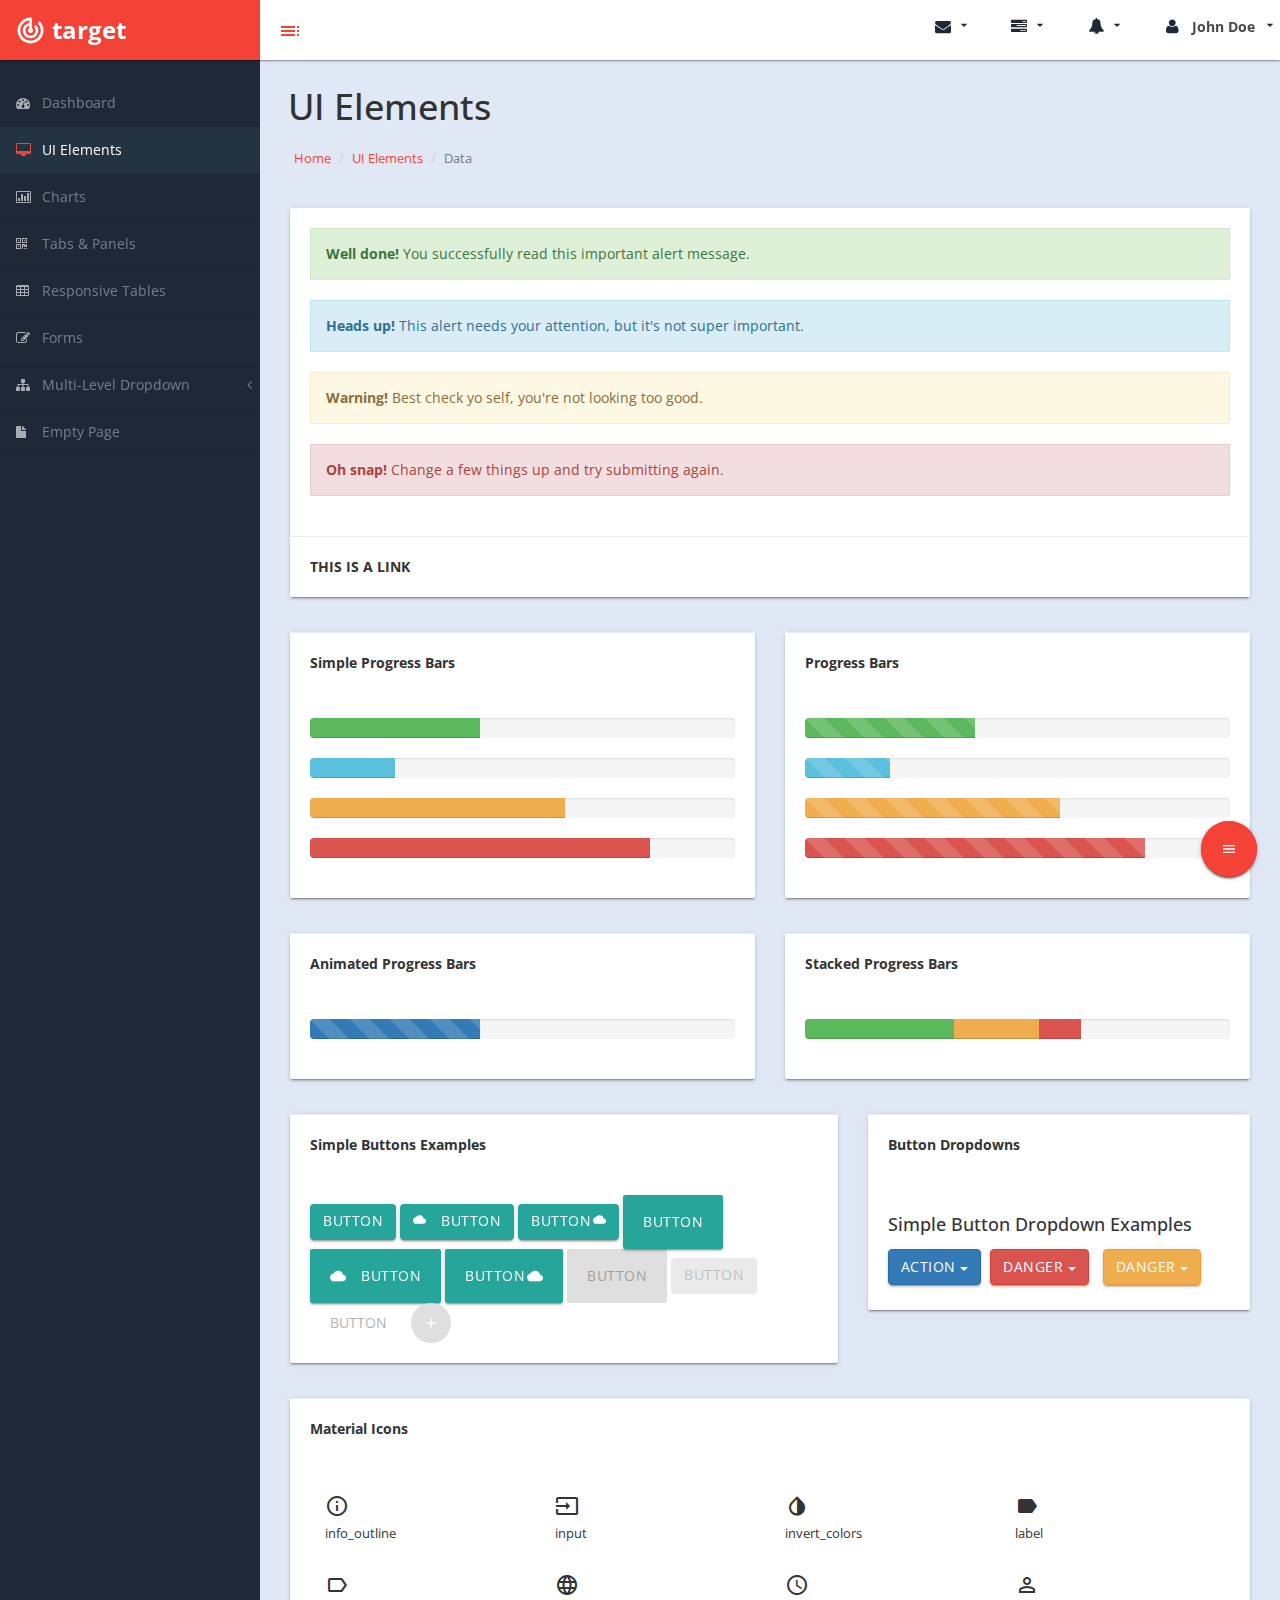
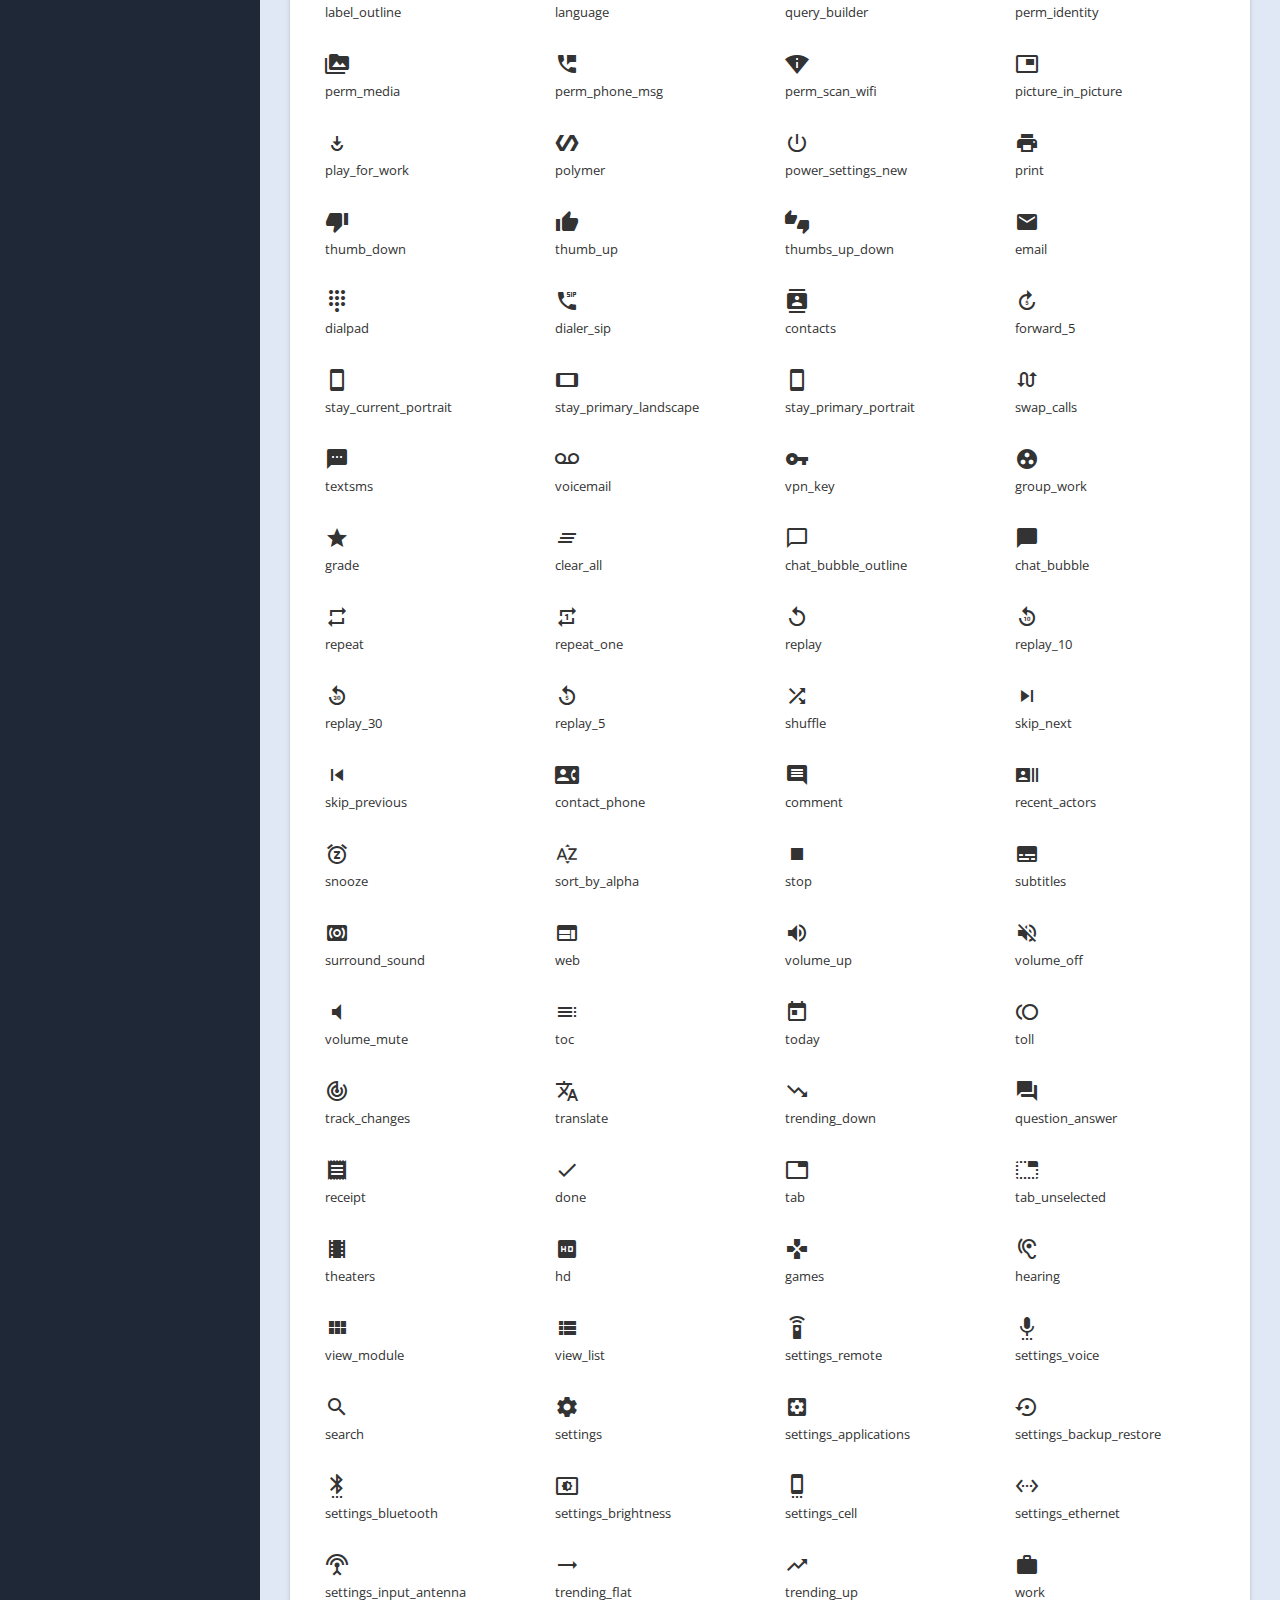
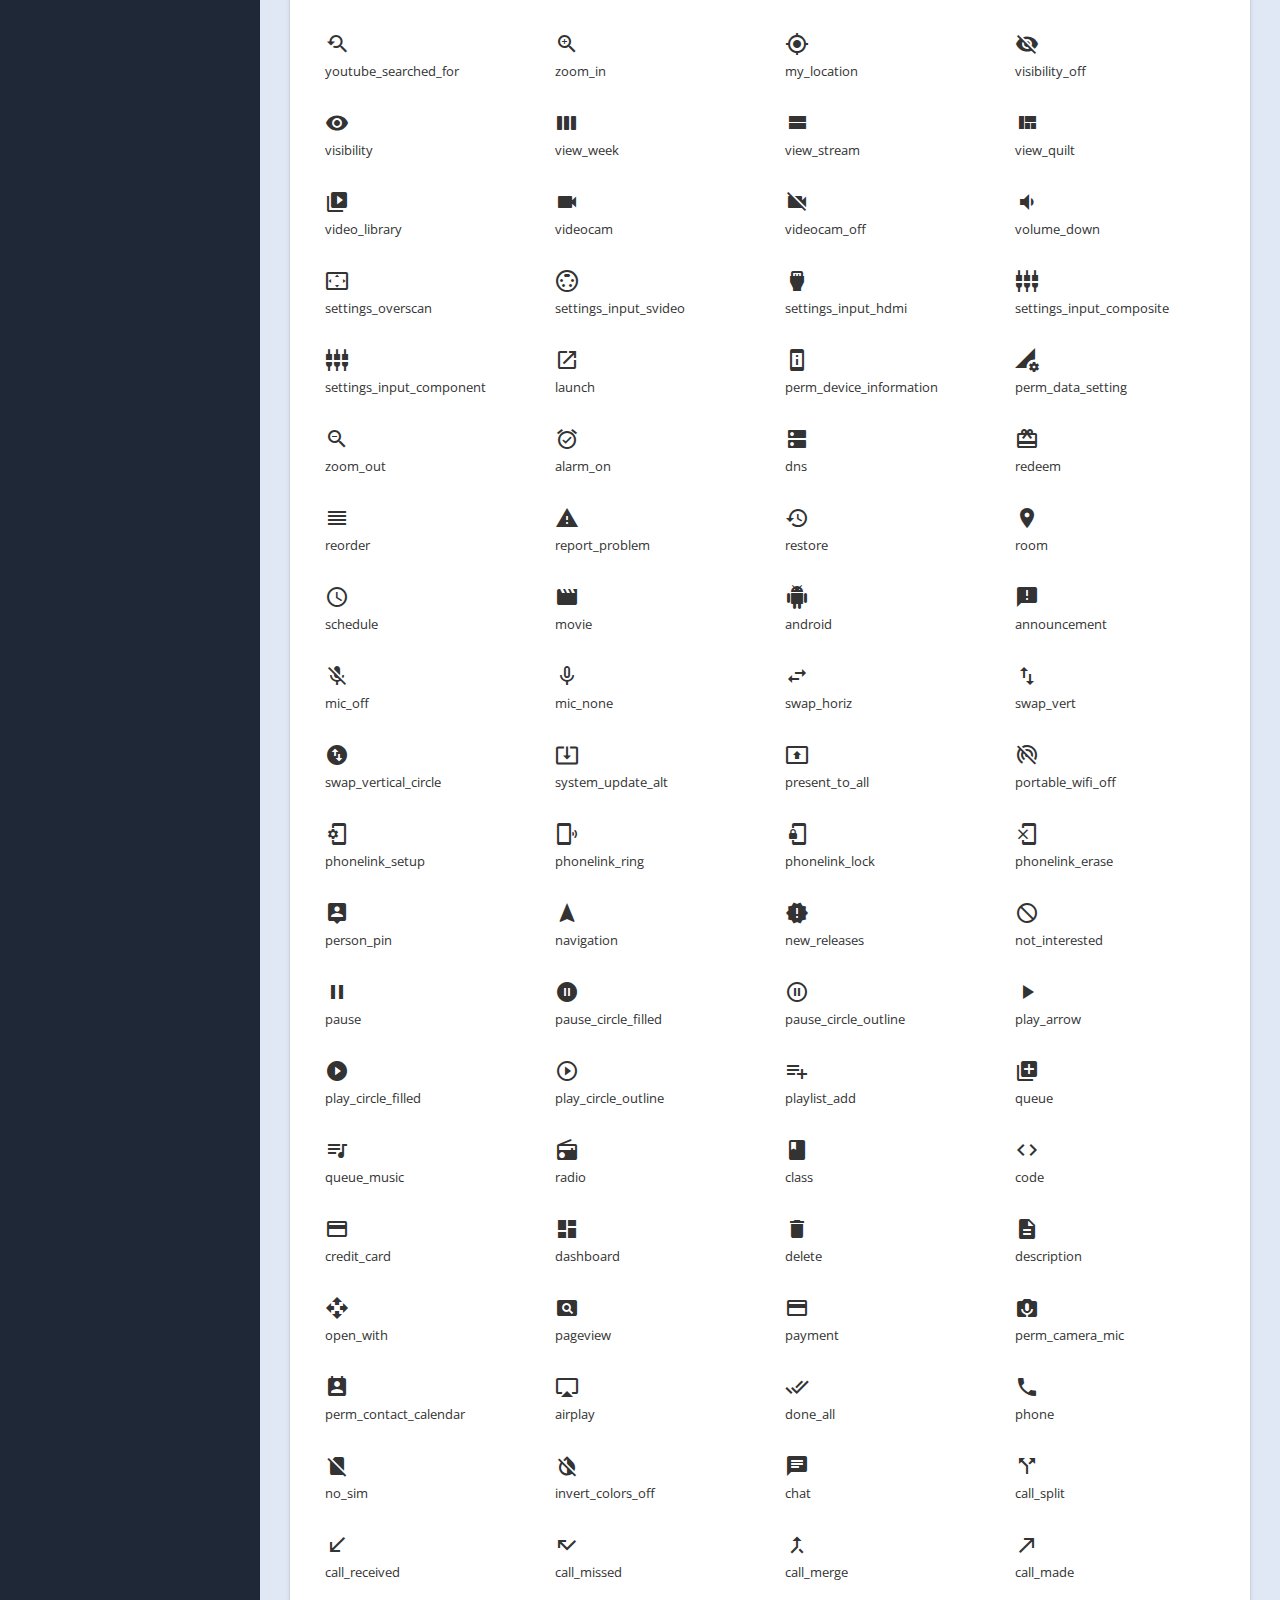
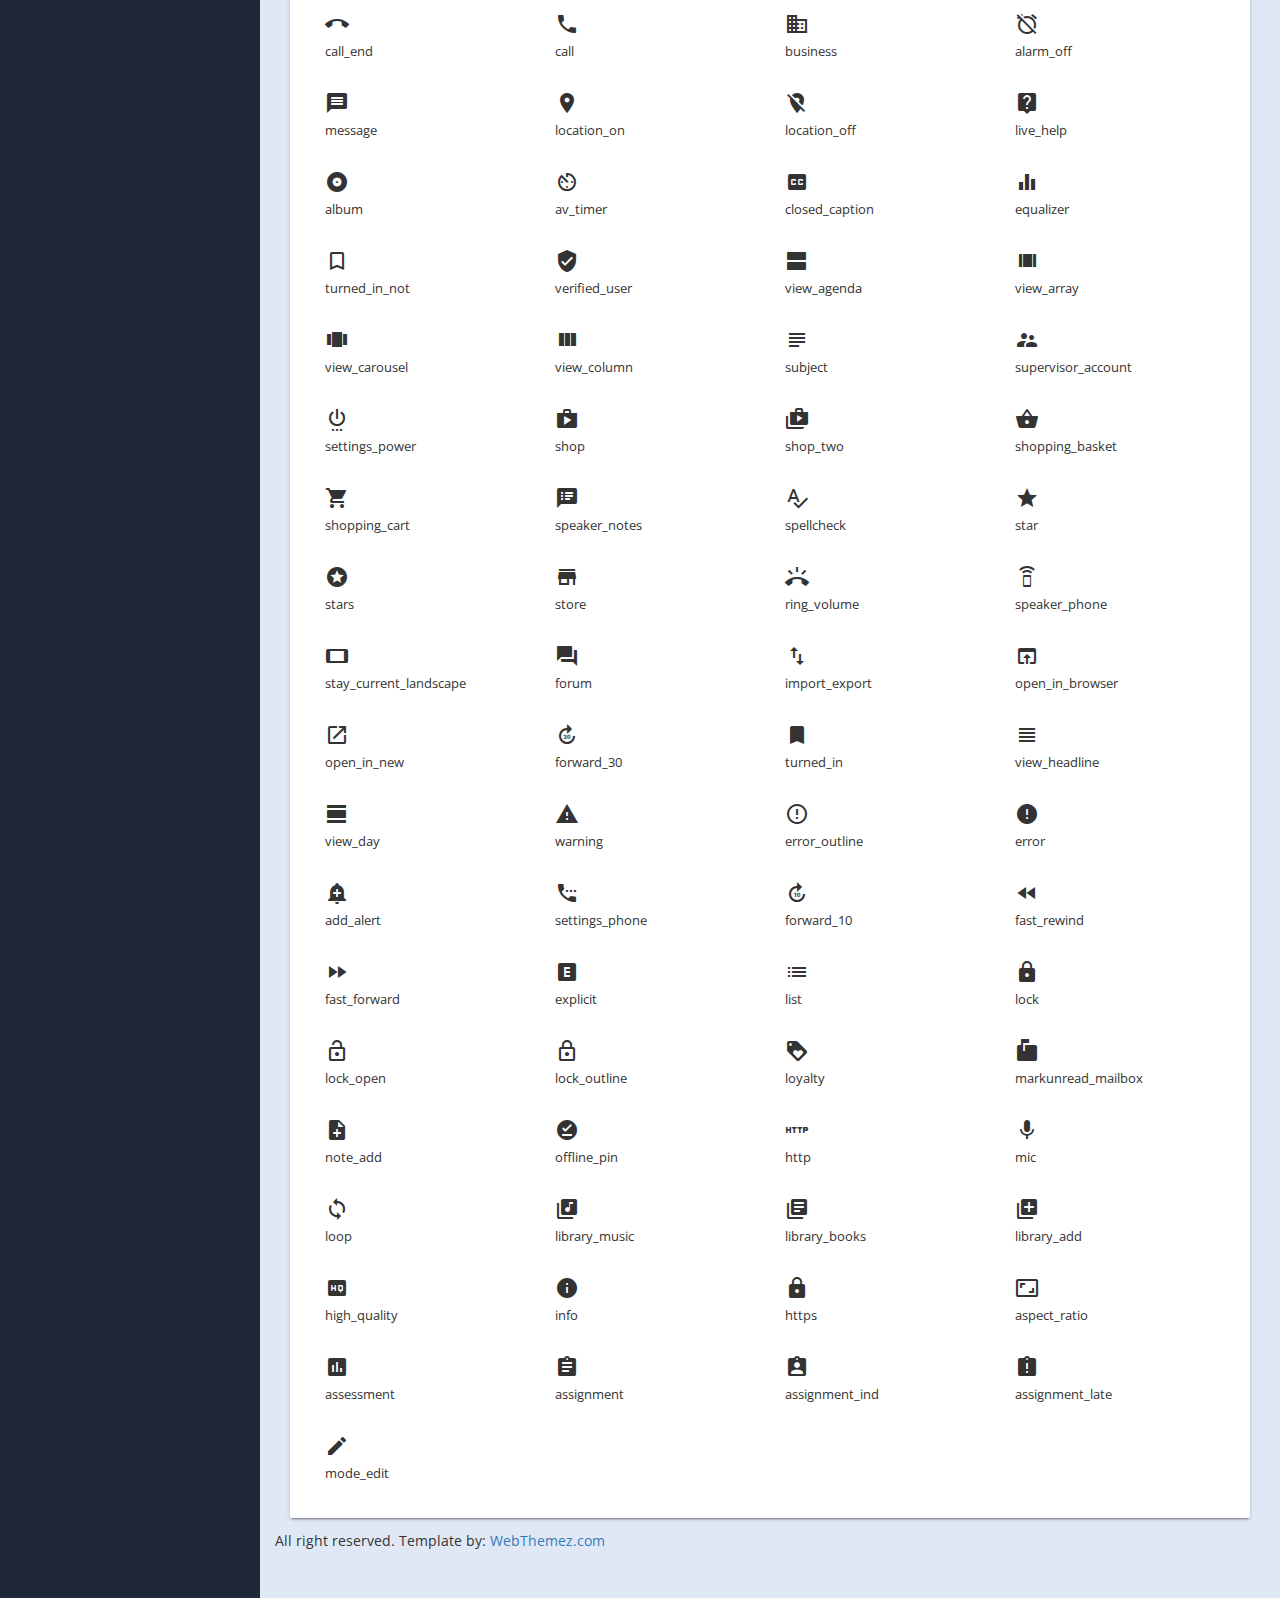
<file: src/main/webapp/background/ui-elements.html>
﻿<!DOCTYPE html>
<html xmlns="http://www.w3.org/1999/xhtml">

<head>
    <meta charset="utf-8" />
    <meta name="viewport" content="width=device-width, initial-scale=1.0" />
    <title>Target Material Design Bootstrap Admin Template</title>
	
	<link href="https://fonts.googleapis.com/icon?family=Material+Icons" rel="stylesheet">
	<link rel="stylesheet" href="assets/materialize/css/materialize.min.css" media="screen,projection" />
    <!-- Bootstrap Styles-->
    <link href="assets/css/bootstrap.css" rel="stylesheet" />
    <!-- FontAwesome Styles-->
    <link href="assets/css/font-awesome.css" rel="stylesheet" />
    <!-- Morris Chart Styles-->
    <link href="assets/js/morris/morris-0.4.3.min.css" rel="stylesheet" />
    <!-- Custom Styles-->
    <link href="assets/css/custom-styles.css" rel="stylesheet" />
    <!-- Google Fonts-->
    <link href='http://fonts.googleapis.com/css?family=Open+Sans' rel='stylesheet' type='text/css' />
    <link rel="stylesheet" href="assets/js/Lightweight-Chart/cssCharts.css"> 
</head>
<body>
    <div id="wrapper">
        <nav class="navbar navbar-default top-navbar" role="navigation">
            <div class="navbar-header">
                <button type="button" class="navbar-toggle" data-toggle="collapse" data-target=".sidebar-collapse">
                    <span class="sr-only">Toggle navigation</span>
                    <span class="icon-bar"></span>
                    <span class="icon-bar"></span>
                    <span class="icon-bar"></span>
                </button>
                <a class="navbar-brand waves-effect waves-dark" href="index.html"><i class="large material-icons">track_changes</i> <strong>target</strong></a>
				
		<div id="sideNav" href=""><i class="material-icons dp48">toc</i></div>
            </div>

            <ul class="nav navbar-top-links navbar-right"> 
				<li><a class="dropdown-button waves-effect waves-dark" href="#!" data-activates="dropdown4"><i class="fa fa-envelope fa-fw"></i> <i class="material-icons right">arrow_drop_down</i></a></li>				
				<li><a class="dropdown-button waves-effect waves-dark" href="#!" data-activates="dropdown3"><i class="fa fa-tasks fa-fw"></i> <i class="material-icons right">arrow_drop_down</i></a></li>
				<li><a class="dropdown-button waves-effect waves-dark" href="#!" data-activates="dropdown2"><i class="fa fa-bell fa-fw"></i> <i class="material-icons right">arrow_drop_down</i></a></li>
				  <li><a class="dropdown-button waves-effect waves-dark" href="#!" data-activates="dropdown1"><i class="fa fa-user fa-fw"></i> <b>John Doe</b> <i class="material-icons right">arrow_drop_down</i></a></li>
            </ul>
        </nav>
		<!-- Dropdown Structure -->
<ul id="dropdown1" class="dropdown-content">
<li><a href="#"><i class="fa fa-user fa-fw"></i> My Profile</a>
</li>
<li><a href="#"><i class="fa fa-gear fa-fw"></i> Settings</a>
</li> 
<li><a href="#"><i class="fa fa-sign-out fa-fw"></i> Logout</a>
</li>
</ul>
<ul id="dropdown2" class="dropdown-content w250">
  <li>
                            <a href="#">
                                <div>
                                    <i class="fa fa-comment fa-fw"></i> New Comment
                                    <span class="pull-right text-muted small">4 min</span>
                                </div>
                            </a>
                        </li>
                        <li class="divider"></li>
                        <li>
                            <a href="#">
                                <div>
                                    <i class="fa fa-twitter fa-fw"></i> 3 New Followers
                                    <span class="pull-right text-muted small">12 min</span>
                                </div>
                            </a>
                        </li>
                        <li class="divider"></li>
                        <li>
                            <a href="#">
                                <div>
                                    <i class="fa fa-envelope fa-fw"></i> Message Sent
                                    <span class="pull-right text-muted small">4 min</span>
                                </div>
                            </a>
                        </li>
                        <li class="divider"></li>
                        <li>
                            <a href="#">
                                <div>
                                    <i class="fa fa-tasks fa-fw"></i> New Task
                                    <span class="pull-right text-muted small">4 min</span>
                                </div>
                            </a>
                        </li>
                        <li class="divider"></li>
                        <li>
                            <a href="#">
                                <div>
                                    <i class="fa fa-upload fa-fw"></i> Server Rebooted
                                    <span class="pull-right text-muted small">4 min</span>
                                </div>
                            </a>
                        </li>
                        <li class="divider"></li>
                        <li>
                            <a class="text-center" href="#">
                                <strong>See All Alerts</strong>
                                <i class="fa fa-angle-right"></i>
                            </a>
                        </li>
</ul>
<ul id="dropdown3" class="dropdown-content dropdown-tasks w250">
<li>
		<a href="#">
			<div>
				<p>
					<strong>Task 1</strong>
					<span class="pull-right text-muted">60% Complete</span>
				</p>
				<div class="progress progress-striped active">
					<div class="progress-bar progress-bar-success" role="progressbar" aria-valuenow="60" aria-valuemin="0" aria-valuemax="100" style="width: 60%">
						<span class="sr-only">60% Complete (success)</span>
					</div>
				</div>
			</div>
		</a>
	</li>
	<li class="divider"></li>
	<li>
		<a href="#">
			<div>
				<p>
					<strong>Task 2</strong>
					<span class="pull-right text-muted">28% Complete</span>
				</p>
				<div class="progress progress-striped active">
					<div class="progress-bar progress-bar-info" role="progressbar" aria-valuenow="28" aria-valuemin="0" aria-valuemax="100" style="width: 28%">
						<span class="sr-only">28% Complete</span>
					</div>
				</div>
			</div>
		</a>
	</li>
	<li class="divider"></li>
	<li>
		<a href="#">
			<div>
				<p>
					<strong>Task 3</strong>
					<span class="pull-right text-muted">60% Complete</span>
				</p>
				<div class="progress progress-striped active">
					<div class="progress-bar progress-bar-warning" role="progressbar" aria-valuenow="60" aria-valuemin="0" aria-valuemax="100" style="width: 60%">
						<span class="sr-only">60% Complete (warning)</span>
					</div>
				</div>
			</div>
		</a>
	</li>
	<li class="divider"></li>
	<li>
		<a href="#">
			<div>
				<p>
					<strong>Task 4</strong>
					<span class="pull-right text-muted">85% Complete</span>
				</p>
				<div class="progress progress-striped active">
					<div class="progress-bar progress-bar-danger" role="progressbar" aria-valuenow="85" aria-valuemin="0" aria-valuemax="100" style="width: 85%">
						<span class="sr-only">85% Complete (danger)</span>
					</div>
				</div>
			</div>
		</a>
	</li>
	<li class="divider"></li>
	<li>
</ul>   
<ul id="dropdown4" class="dropdown-content dropdown-tasks w250 taskList">
  <li>
                                <div>
                                    <strong>John Doe</strong>
                                    <span class="pull-right text-muted">
                                        <em>Today</em>
                                    </span>
                                </div>
                                <p>Lorem Ipsum has been the industry's standard dummy text ever since the 1500s...</p>
                            </a>
                        </li>
                        <li class="divider"></li>
                        <li>
                                <div>
                                    <strong>John Smith</strong>
                                    <span class="pull-right text-muted">
                                        <em>Yesterday</em>
                                    </span>
                                </div>
                                <p>Lorem Ipsum has been the industry's standard dummy text ever since an kwilnw...</p>
                            </a>
                        </li>
                        <li class="divider"></li>
                        <li>
                            <a href="#">
                                <div>
                                    <strong>John Smith</strong>
                                    <span class="pull-right text-muted">
                                        <em>Yesterday</em>
                                    </span>
                                </div>
                                <p>Lorem Ipsum has been the industry's standard dummy text ever since the...</p>
                            </a>
                        </li>
                        <li class="divider"></li>
                        <li>
                            <a class="text-center" href="#">
                                <strong>Read All Messages</strong>
                                <i class="fa fa-angle-right"></i>
                            </a>
                        </li>
</ul>  
	   <!--/. NAV TOP  -->
        <!--/. NAV TOP  -->
        <nav class="navbar-default navbar-side" role="navigation">
            <div class="sidebar-collapse">
                <ul class="nav" id="main-menu">

                    <li>
                        <a href="index.html" class="waves-effect waves-dark"><i class="fa fa-dashboard"></i> Dashboard</a>
                    </li>
                    <li>
                        <a href="ui-elements.html" class="active-menu waves-effect waves-dark"><i class="fa fa-desktop"></i> UI Elements</a>
                    </li>
					<li>
                        <a href="chart.html" class="waves-effect waves-dark"><i class="fa fa-bar-chart-o"></i> Charts</a>
                    </li>
                    <li>
                        <a href="tab-panel.html" class="waves-effect waves-dark"><i class="fa fa-qrcode"></i> Tabs & Panels</a>
                    </li>
                    
                    <li>
                        <a href="table.html" class="waves-effect waves-dark"><i class="fa fa-table"></i> Responsive Tables</a>
                    </li>
                    <li>
                        <a href="form.html" class="waves-effect waves-dark"><i class="fa fa-edit"></i> Forms </a>
                    </li>


                    <li>
                        <a href="#" class="waves-effect waves-dark"><i class="fa fa-sitemap"></i> Multi-Level Dropdown<span class="fa arrow"></span></a>
                        <ul class="nav nav-second-level">
                            <li>
                                <a href="#">Second Level Link</a>
                            </li>
                            <li>
                                <a href="#">Second Level Link</a>
                            </li>
                            <li>
                                <a href="#">Second Level Link<span class="fa arrow"></span></a>
                                <ul class="nav nav-third-level">
                                    <li>
                                        <a href="#">Third Level Link</a>
                                    </li>
                                    <li>
                                        <a href="#">Third Level Link</a>
                                    </li>
                                    <li>
                                        <a href="#">Third Level Link</a>
                                    </li>

                                </ul>

                            </li>
                        </ul>
                    </li>
                    <li>
                        <a href="empty.html" class="waves-effect waves-dark"><i class="fa fa-fw fa-file"></i> Empty Page</a>
                    </li>
                </ul>

            </div>

        </nav>
        <!-- /. NAV SIDE  -->
        <div id="page-wrapper">
		  <div class="header"> 
                        <h1 class="page-header">
                           UI Elements 
                        </h1>
						<ol class="breadcrumb">
					  <li><a href="#">Home</a></li>
					  <li><a href="#">UI Elements </a></li>
					  <li class="active">Data</li>
					</ol> 
									
		</div>
            <div id="page-inner"> 
				 
				
			<div class="row">

			  <div class="col-md-12">
	               <div class="card">
	<div class="card-content">
	   <div class="alert alert-success">
									<strong>Well done!</strong> You successfully read this important alert message.
								</div>
								<div class="alert alert-info">
									<strong>Heads up!</strong> This alert needs your attention, but it's not super important.
								</div>
								<div class="alert alert-warning">
									<strong>Warning!</strong> Best check yo self, you're not looking too good.
								</div>
								<div class="alert alert-danger">
									<strong>Oh snap!</strong> Change a few things up and try submitting again.
								</div>
	</div>
	<div class="card-action">
	  <b>This is a link</b> 
	</div>
  </div>
			</div>	




		  
				</div>								
									
				  <div class="row">
                    <div class="col-md-6">
                        <div class="card">
                        <div class="card-action">
                            Simple Progress Bars 
                        </div>
                       
                        <div class="card-content">
                       <div class="progress">
  <div class="progress-bar progress-bar-success" role="progressbar" aria-valuenow="40" aria-valuemin="0" aria-valuemax="100" style="width: 40%">
    <span class="sr-only">40% Complete (success)</span>
  </div>
</div>
<div class="progress">
  <div class="progress-bar progress-bar-info" role="progressbar" aria-valuenow="20" aria-valuemin="0" aria-valuemax="100" style="width: 20%">
    <span class="sr-only">20% Complete</span>
  </div>
</div>
<div class="progress">
  <div class="progress-bar progress-bar-warning" role="progressbar" aria-valuenow="60" aria-valuemin="0" aria-valuemax="100" style="width: 60%">
    <span class="sr-only">60% Complete (warning)</span>
  </div>
</div>
<div class="progress">
  <div class="progress-bar progress-bar-danger" role="progressbar" aria-valuenow="80" aria-valuemin="0" aria-valuemax="100" style="width: 80%">
    <span class="sr-only">80% Complete</span>
  </div>
</div>
                            </div>
                            </div>
                    </div>
                    <div class="col-md-6">
                        <div class="card">
                        <div class="card-action">
                            Progress Bars 
                        </div>
                       
                        <div class="card-content">
                       <div class="progress progress-striped">
  <div class="progress-bar progress-bar-success" role="progressbar" aria-valuenow="40" aria-valuemin="0" aria-valuemax="100" style="width: 40%">
    <span class="sr-only">40% Complete (success)</span>
  </div>
</div>
<div class="progress progress-striped">
  <div class="progress-bar progress-bar-info" role="progressbar" aria-valuenow="20" aria-valuemin="0" aria-valuemax="100" style="width: 20%">
    <span class="sr-only">20% Complete</span>
  </div>
</div>
<div class="progress progress-striped">
  <div class="progress-bar progress-bar-warning" role="progressbar" aria-valuenow="60" aria-valuemin="0" aria-valuemax="100" style="width: 60%">
    <span class="sr-only">60% Complete (warning)</span>
  </div>
</div>
<div class="progress progress-striped">
  <div class="progress-bar progress-bar-danger" role="progressbar" aria-valuenow="80" aria-valuemin="0" aria-valuemax="100" style="width: 80%">
    <span class="sr-only">80% Complete</span>
  </div>
</div>
                            </div>
                            </div>
                    </div>
                </div>
                 <!-- /. ROW  -->
				 	<div class="row">
                    <div class="col-md-6">
                        <div class="card">
                        <div class="card-action">
                            Animated Progress Bars 
                        </div>
                       
                        <div class="card-content">
                       <div class="progress progress-striped active">
  <div class="progress-bar progress-bar-primary" role="progressbar" aria-valuenow="40" aria-valuemin="0" aria-valuemax="100" style="width: 40%">
    <span class="sr-only">40% Complete (success)</span>
  </div>
</div>
                            </div>
                            </div>
                    </div>
                      <div class="col-md-6">
                        <div class="card">
                        <div class="card-action">
                            Stacked Progress Bars 
                        </div>
                       
                        <div class="card-content">
                       <div class="progress">
  <div class="progress-bar progress-bar-success" style="width: 35%">
    <span class="sr-only">35% Complete (success)</span>
  </div>
  <div class="progress-bar progress-bar-warning" style="width: 20%">
    <span class="sr-only">20% Complete (warning)</span>
  </div>
  <div class="progress-bar progress-bar-danger" style="width: 10%">
    <span class="sr-only">10% Complete (danger)</span>
  </div>
</div>
                            </div>
                            </div>
                    </div>
                </div>				
                 <div class="row">
                    
                      <div class="col-md-7">
                    <div class="card">
                        <div class="card-action">
                         Simple Buttons Examples
                        </div>        
                                      
                                    <div class="card-content"> 

          <a class="waves-effect waves-light btn">button</a>
<a class="waves-effect waves-light btn"><i class="material-icons left">cloud</i>button</a>
<a class="waves-effect waves-light btn"><i class="material-icons right">cloud</i>button</a>


<a class="waves-effect waves-light btn-large">Button</a>
<a class="waves-effect waves-light btn-large"><i class="material-icons left">cloud</i>button</a>
<a class="waves-effect waves-light btn-large"><i class="material-icons right">cloud</i>button</a>


<a class="btn-large disabled">Button</a>
<a class="btn disabled">Button</a>
<a class="btn-flat disabled">Button</a>
<a class="btn-floating disabled"><i class="material-icons">add</i></a>

 <div class="fixed-action-btn toolbar">
    <a class="btn-floating btn-large red">
      <i class="large material-icons">mode_edit</i>
    </a>
    <ul>
      <li class="waves-effect waves-light"><a href="#!"><i class="material-icons">insert_chart</i></a></li>
      <li class="waves-effect waves-light"><a href="#!"><i class="material-icons">format_quote</i></a></li>
      <li class="waves-effect waves-light"><a href="#!"><i class="material-icons">publish</i></a></li>
      <li class="waves-effect waves-light"><a href="#!"><i class="material-icons">attach_file</i></a></li>
    </ul>
  </div>
   <div class="fixed-action-btn horizontal click-to-toggle">
    <a class="btn-floating btn-large red">
      <i class="material-icons">menu</i>
    </a>
    <ul>
      <li><a class="btn-floating red"><i class="material-icons">insert_chart</i></a></li>
      <li><a class="btn-floating yellow darken-1"><i class="material-icons">format_quote</i></a></li>
      <li><a class="btn-floating green"><i class="material-icons">publish</i></a></li>
      <li><a class="btn-floating blue"><i class="material-icons">attach_file</i></a></li>
    </ul>
  </div>
        
                   
                </div>
            </div>
                          </div>
                     <div class="col-md-5">
                      <div class="card">
                        <div class="card-action">
                           Button Dropdowns
                        </div>        
                                      
                                    <div class="card-content"> 
                                          <h4>Simple Button Dropdown Examples </h4>  
                                       <div style="margin-top: 10px;">
											
											<div class="btn-group">
											  <button data-toggle="dropdown" class="btn btn-primary dropdown-toggle">Action <span class="caret"></span></button>
											  <ul class="dropdown-menu">
												<li><a href="#">Action</a></li>
												<li><a href="#">Another action</a></li>
												<li><a href="#">Something else here</a></li>
												<li class="divider"></li>
												<li><a href="#">Separated link</a></li>
											  </ul>
											</div>
											<div style="margin:5px;" class="btn-group">
											  <button data-toggle="dropdown" class="btn btn-danger dropdown-toggle">Danger <span class="caret"></span></button>
											  <ul class="dropdown-menu">
												<li><a href="#">Action</a></li>
												<li><a href="#">Another action</a></li>
												<li><a href="#">Something else here</a></li>
												<li class="divider"></li>
												<li><a href="#">Separated link</a></li>
											  </ul>
											</div>
                                           <div style="margin:5px;" class="btn-group">
											  <button data-toggle="dropdown" class="btn btn-warning dropdown-toggle">Danger <span class="caret"></span></button>
											  <ul class="dropdown-menu">
												<li><a href="#">Action</a></li>
												<li><a href="#">Another action</a></li>
												<li><a href="#">Something else here</a></li>
												<li class="divider"></li>
												<li><a href="#">Separated link</a></li>
											  </ul>
											</div>
										  
										  </div> 

                                        </div>
                                    </div>
                    </div>
                    </div>
                <!-- /. ROW  --> 
                 
				<div class="row">
				<div class="col-md-12">
                          <div class="card">
                        <div class="card-action">
                            Material Icons
                        </div>
                        <div class="card-content">
						
          <div class="icon-preview col s6 m3"><i class="material-icons dp48">info_outline</i><span>info_outline</span></div>
          <div class="icon-preview col s6 m3"><i class="material-icons dp48">input</i><span>input</span></div>
          <div class="icon-preview col s6 m3"><i class="material-icons dp48">invert_colors</i><span>invert_colors</span></div>
          <div class="icon-preview col s6 m3"><i class="material-icons dp48">label</i><span>label</span></div>
          <div class="icon-preview col s6 m3"><i class="material-icons dp48">label_outline</i><span>label_outline</span></div>
          <div class="icon-preview col s6 m3"><i class="material-icons dp48">language</i><span>language</span></div>
          <div class="icon-preview col s6 m3"><i class="material-icons dp48">query_builder</i><span>query_builder</span></div>
          <div class="icon-preview col s6 m3"><i class="material-icons dp48">perm_identity</i><span>perm_identity</span></div>
          <div class="icon-preview col s6 m3"><i class="material-icons dp48">perm_media</i><span>perm_media</span></div>
          <div class="icon-preview col s6 m3"><i class="material-icons dp48">perm_phone_msg</i><span>perm_phone_msg</span></div>
          <div class="icon-preview col s6 m3"><i class="material-icons dp48">perm_scan_wifi</i><span>perm_scan_wifi</span></div>
          <div class="icon-preview col s6 m3"><i class="material-icons dp48">picture_in_picture</i><span>picture_in_picture</span></div>
          <div class="icon-preview col s6 m3"><i class="material-icons dp48">play_for_work</i><span>play_for_work</span></div>
          <div class="icon-preview col s6 m3"><i class="material-icons dp48">polymer</i><span>polymer</span></div>
          <div class="icon-preview col s6 m3"><i class="material-icons dp48">power_settings_new</i><span>power_settings_new</span></div>
          <div class="icon-preview col s6 m3"><i class="material-icons dp48">print</i><span>print</span></div>
          <div class="icon-preview col s6 m3"><i class="material-icons dp48">thumb_down</i><span>thumb_down</span></div>
          <div class="icon-preview col s6 m3"><i class="material-icons dp48">thumb_up</i><span>thumb_up</span></div>
          <div class="icon-preview col s6 m3"><i class="material-icons dp48">thumbs_up_down</i><span>thumbs_up_down</span></div>
          <div class="icon-preview col s6 m3"><i class="material-icons dp48">email</i><span>email</span></div>
          <div class="icon-preview col s6 m3"><i class="material-icons dp48">dialpad</i><span>dialpad</span></div>
          <div class="icon-preview col s6 m3"><i class="material-icons dp48">dialer_sip</i><span>dialer_sip</span></div>
          <div class="icon-preview col s6 m3"><i class="material-icons dp48">contacts</i><span>contacts</span></div>
          <div class="icon-preview col s6 m3"><i class="material-icons dp48">forward_5</i><span>forward_5</span></div>
          <div class="icon-preview col s6 m3"><i class="material-icons dp48">stay_current_portrait</i><span>stay_current_portrait</span></div>
          <div class="icon-preview col s6 m3"><i class="material-icons dp48">stay_primary_landscape</i><span>stay_primary_landscape</span></div>
          <div class="icon-preview col s6 m3"><i class="material-icons dp48">stay_primary_portrait</i><span>stay_primary_portrait</span></div>
          <div class="icon-preview col s6 m3"><i class="material-icons dp48">swap_calls</i><span>swap_calls</span></div>
          <div class="icon-preview col s6 m3"><i class="material-icons dp48">textsms</i><span>textsms</span></div>
          <div class="icon-preview col s6 m3"><i class="material-icons dp48">voicemail</i><span>voicemail</span></div>
          <div class="icon-preview col s6 m3"><i class="material-icons dp48">vpn_key</i><span>vpn_key</span></div>
          <div class="icon-preview col s6 m3"><i class="material-icons dp48">group_work</i><span>group_work</span></div>
          <div class="icon-preview col s6 m3"><i class="material-icons dp48">grade</i><span>grade</span></div>
          <div class="icon-preview col s6 m3"><i class="material-icons dp48">clear_all</i><span>clear_all</span></div>
          <div class="icon-preview col s6 m3"><i class="material-icons dp48">chat_bubble_outline</i><span>chat_bubble_outline</span></div>
          <div class="icon-preview col s6 m3"><i class="material-icons dp48">chat_bubble</i><span>chat_bubble</span></div>
          <div class="icon-preview col s6 m3"><i class="material-icons dp48">repeat</i><span>repeat</span></div>
          <div class="icon-preview col s6 m3"><i class="material-icons dp48">repeat_one</i><span>repeat_one</span></div>
          <div class="icon-preview col s6 m3"><i class="material-icons dp48">replay</i><span>replay</span></div>
          <div class="icon-preview col s6 m3"><i class="material-icons dp48">replay_10</i><span>replay_10</span></div>
          <div class="icon-preview col s6 m3"><i class="material-icons dp48">replay_30</i><span>replay_30</span></div>
          <div class="icon-preview col s6 m3"><i class="material-icons dp48">replay_5</i><span>replay_5</span></div>
          <div class="icon-preview col s6 m3"><i class="material-icons dp48">shuffle</i><span>shuffle</span></div>
          <div class="icon-preview col s6 m3"><i class="material-icons dp48">skip_next</i><span>skip_next</span></div>
          <div class="icon-preview col s6 m3"><i class="material-icons dp48">skip_previous</i><span>skip_previous</span></div>
          <div class="icon-preview col s6 m3"><i class="material-icons dp48">contact_phone</i><span>contact_phone</span></div>
          <div class="icon-preview col s6 m3"><i class="material-icons dp48">comment</i><span>comment</span></div>
          <div class="icon-preview col s6 m3"><i class="material-icons dp48">recent_actors</i><span>recent_actors</span></div>
          <div class="icon-preview col s6 m3"><i class="material-icons dp48">snooze</i><span>snooze</span></div>
          <div class="icon-preview col s6 m3"><i class="material-icons dp48">sort_by_alpha</i><span>sort_by_alpha</span></div>
          <div class="icon-preview col s6 m3"><i class="material-icons dp48">stop</i><span>stop</span></div>
          <div class="icon-preview col s6 m3"><i class="material-icons dp48">subtitles</i><span>subtitles</span></div>
          <div class="icon-preview col s6 m3"><i class="material-icons dp48">surround_sound</i><span>surround_sound</span></div>
          <div class="icon-preview col s6 m3"><i class="material-icons dp48">web</i><span>web</span></div>
          <div class="icon-preview col s6 m3"><i class="material-icons dp48">volume_up</i><span>volume_up</span></div>
          <div class="icon-preview col s6 m3"><i class="material-icons dp48">volume_off</i><span>volume_off</span></div>
          <div class="icon-preview col s6 m3"><i class="material-icons dp48">volume_mute</i><span>volume_mute</span></div>
          <div class="icon-preview col s6 m3"><i class="material-icons dp48">toc</i><span>toc</span></div>
          <div class="icon-preview col s6 m3"><i class="material-icons dp48">today</i><span>today</span></div>
          <div class="icon-preview col s6 m3"><i class="material-icons dp48">toll</i><span>toll</span></div>
          <div class="icon-preview col s6 m3"><i class="material-icons dp48">track_changes</i><span>track_changes</span></div>
          <div class="icon-preview col s6 m3"><i class="material-icons dp48">translate</i><span>translate</span></div>
          <div class="icon-preview col s6 m3"><i class="material-icons dp48">trending_down</i><span>trending_down</span></div>
          <div class="icon-preview col s6 m3"><i class="material-icons dp48">question_answer</i><span>question_answer</span></div>
          <div class="icon-preview col s6 m3"><i class="material-icons dp48">receipt</i><span>receipt</span></div>
          <div class="icon-preview col s6 m3"><i class="material-icons dp48">done</i><span>done</span></div>
          <div class="icon-preview col s6 m3"><i class="material-icons dp48">tab</i><span>tab</span></div>
          <div class="icon-preview col s6 m3"><i class="material-icons dp48">tab_unselected</i><span>tab_unselected</span></div>
          <div class="icon-preview col s6 m3"><i class="material-icons dp48">theaters</i><span>theaters</span></div>
          <div class="icon-preview col s6 m3"><i class="material-icons dp48">hd</i><span>hd</span></div>
          <div class="icon-preview col s6 m3"><i class="material-icons dp48">games</i><span>games</span></div>
          <div class="icon-preview col s6 m3"><i class="material-icons dp48">hearing</i><span>hearing</span></div>
          <div class="icon-preview col s6 m3"><i class="material-icons dp48">view_module</i><span>view_module</span></div>
          <div class="icon-preview col s6 m3"><i class="material-icons dp48">view_list</i><span>view_list</span></div>
          <div class="icon-preview col s6 m3"><i class="material-icons dp48">settings_remote</i><span>settings_remote</span></div>
          <div class="icon-preview col s6 m3"><i class="material-icons dp48">settings_voice</i><span>settings_voice</span></div>
          <div class="icon-preview col s6 m3"><i class="material-icons dp48">search</i><span>search</span></div>
          <div class="icon-preview col s6 m3"><i class="material-icons dp48">settings</i><span>settings</span></div>
          <div class="icon-preview col s6 m3"><i class="material-icons dp48">settings_applications</i><span>settings_applications</span></div>
          <div class="icon-preview col s6 m3"><i class="material-icons dp48">settings_backup_restore</i><span>settings_backup_restore</span></div>
          <div class="icon-preview col s6 m3"><i class="material-icons dp48">settings_bluetooth</i><span>settings_bluetooth</span></div>
          <div class="icon-preview col s6 m3"><i class="material-icons dp48">settings_brightness</i><span>settings_brightness</span></div>
          <div class="icon-preview col s6 m3"><i class="material-icons dp48">settings_cell</i><span>settings_cell</span></div>
          <div class="icon-preview col s6 m3"><i class="material-icons dp48">settings_ethernet</i><span>settings_ethernet</span></div>
          <div class="icon-preview col s6 m3"><i class="material-icons dp48">settings_input_antenna</i><span>settings_input_antenna</span></div>
          <div class="icon-preview col s6 m3"><i class="material-icons dp48">trending_flat</i><span>trending_flat</span></div>
          <div class="icon-preview col s6 m3"><i class="material-icons dp48">trending_up</i><span>trending_up</span></div>
          <div class="icon-preview col s6 m3"><i class="material-icons dp48">work</i><span>work</span></div>
          <div class="icon-preview col s6 m3"><i class="material-icons dp48">youtube_searched_for</i><span>youtube_searched_for</span></div>
          <div class="icon-preview col s6 m3"><i class="material-icons dp48">zoom_in</i><span>zoom_in</span></div>
          <div class="icon-preview col s6 m3"><i class="material-icons dp48">my_location</i><span>my_location</span></div>
          <div class="icon-preview col s6 m3"><i class="material-icons dp48">visibility_off</i><span>visibility_off</span></div>
          <div class="icon-preview col s6 m3"><i class="material-icons dp48">visibility</i><span>visibility</span></div>
          <div class="icon-preview col s6 m3"><i class="material-icons dp48">view_week</i><span>view_week</span></div>
          <div class="icon-preview col s6 m3"><i class="material-icons dp48">view_stream</i><span>view_stream</span></div>
          <div class="icon-preview col s6 m3"><i class="material-icons dp48">view_quilt</i><span>view_quilt</span></div>
          <div class="icon-preview col s6 m3"><i class="material-icons dp48">video_library</i><span>video_library</span></div>
          <div class="icon-preview col s6 m3"><i class="material-icons dp48">videocam</i><span>videocam</span></div>
          <div class="icon-preview col s6 m3"><i class="material-icons dp48">videocam_off</i><span>videocam_off</span></div>
          <div class="icon-preview col s6 m3"><i class="material-icons dp48">volume_down</i><span>volume_down</span></div>
          <div class="icon-preview col s6 m3"><i class="material-icons dp48">settings_overscan</i><span>settings_overscan</span></div>
          <div class="icon-preview col s6 m3"><i class="material-icons dp48">settings_input_svideo</i><span>settings_input_svideo</span></div>
          <div class="icon-preview col s6 m3"><i class="material-icons dp48">settings_input_hdmi</i><span>settings_input_hdmi</span></div>
          <div class="icon-preview col s6 m3"><i class="material-icons dp48">settings_input_composite</i><span>settings_input_composite</span></div>
          <div class="icon-preview col s6 m3"><i class="material-icons dp48">settings_input_component</i><span>settings_input_component</span></div>
          <div class="icon-preview col s6 m3"><i class="material-icons dp48">launch</i><span>launch</span></div>
          <div class="icon-preview col s6 m3"><i class="material-icons dp48">perm_device_information</i><span>perm_device_information</span></div>
          <div class="icon-preview col s6 m3"><i class="material-icons dp48">perm_data_setting</i><span>perm_data_setting</span></div>
          <div class="icon-preview col s6 m3"><i class="material-icons dp48">zoom_out</i><span>zoom_out</span></div>
          <div class="icon-preview col s6 m3"><i class="material-icons dp48">alarm_on</i><span>alarm_on</span></div>
          <div class="icon-preview col s6 m3"><i class="material-icons dp48">dns</i><span>dns</span></div>
          <div class="icon-preview col s6 m3"><i class="material-icons dp48">redeem</i><span>redeem</span></div>
          <div class="icon-preview col s6 m3"><i class="material-icons dp48">reorder</i><span>reorder</span></div>
          <div class="icon-preview col s6 m3"><i class="material-icons dp48">report_problem</i><span>report_problem</span></div>
          <div class="icon-preview col s6 m3"><i class="material-icons dp48">restore</i><span>restore</span></div>
          <div class="icon-preview col s6 m3"><i class="material-icons dp48">room</i><span>room</span></div>
          <div class="icon-preview col s6 m3"><i class="material-icons dp48">schedule</i><span>schedule</span></div>
          <div class="icon-preview col s6 m3"><i class="material-icons dp48">movie</i><span>movie</span></div>
          <div class="icon-preview col s6 m3"><i class="material-icons dp48">android</i><span>android</span></div>
          <div class="icon-preview col s6 m3"><i class="material-icons dp48">announcement</i><span>announcement</span></div>
          <div class="icon-preview col s6 m3"><i class="material-icons dp48">mic_off</i><span>mic_off</span></div>
          <div class="icon-preview col s6 m3"><i class="material-icons dp48">mic_none</i><span>mic_none</span></div>
          <div class="icon-preview col s6 m3"><i class="material-icons dp48">swap_horiz</i><span>swap_horiz</span></div>
          <div class="icon-preview col s6 m3"><i class="material-icons dp48">swap_vert</i><span>swap_vert</span></div>
          <div class="icon-preview col s6 m3"><i class="material-icons dp48">swap_vertical_circle</i><span>swap_vertical_circle</span></div>
          <div class="icon-preview col s6 m3"><i class="material-icons dp48">system_update_alt</i><span>system_update_alt</span></div>
          <div class="icon-preview col s6 m3"><i class="material-icons dp48">present_to_all</i><span>present_to_all</span></div>
          <div class="icon-preview col s6 m3"><i class="material-icons dp48">portable_wifi_off</i><span>portable_wifi_off</span></div>
          <div class="icon-preview col s6 m3"><i class="material-icons dp48">phonelink_setup</i><span>phonelink_setup</span></div>
          <div class="icon-preview col s6 m3"><i class="material-icons dp48">phonelink_ring</i><span>phonelink_ring</span></div>
          <div class="icon-preview col s6 m3"><i class="material-icons dp48">phonelink_lock</i><span>phonelink_lock</span></div>
          <div class="icon-preview col s6 m3"><i class="material-icons dp48">phonelink_erase</i><span>phonelink_erase</span></div>
          <div class="icon-preview col s6 m3"><i class="material-icons dp48">person_pin</i><span>person_pin</span></div>
          <div class="icon-preview col s6 m3"><i class="material-icons dp48">navigation</i><span>navigation</span></div>
          <div class="icon-preview col s6 m3"><i class="material-icons dp48">new_releases</i><span>new_releases</span></div>
          <div class="icon-preview col s6 m3"><i class="material-icons dp48">not_interested</i><span>not_interested</span></div>
          <div class="icon-preview col s6 m3"><i class="material-icons dp48">pause</i><span>pause</span></div>
          <div class="icon-preview col s6 m3"><i class="material-icons dp48">pause_circle_filled</i><span>pause_circle_filled</span></div>
          <div class="icon-preview col s6 m3"><i class="material-icons dp48">pause_circle_outline</i><span>pause_circle_outline</span></div>
          <div class="icon-preview col s6 m3"><i class="material-icons dp48">play_arrow</i><span>play_arrow</span></div>
          <div class="icon-preview col s6 m3"><i class="material-icons dp48">play_circle_filled</i><span>play_circle_filled</span></div>
          <div class="icon-preview col s6 m3"><i class="material-icons dp48">play_circle_outline</i><span>play_circle_outline</span></div>
          <div class="icon-preview col s6 m3"><i class="material-icons dp48">playlist_add</i><span>playlist_add</span></div>
          <div class="icon-preview col s6 m3"><i class="material-icons dp48">queue</i><span>queue</span></div>
          <div class="icon-preview col s6 m3"><i class="material-icons dp48">queue_music</i><span>queue_music</span></div>
          <div class="icon-preview col s6 m3"><i class="material-icons dp48">radio</i><span>radio</span></div>
          <div class="icon-preview col s6 m3"><i class="material-icons dp48">class</i><span>class</span></div>
          <div class="icon-preview col s6 m3"><i class="material-icons dp48">code</i><span>code</span></div>
          <div class="icon-preview col s6 m3"><i class="material-icons dp48">credit_card</i><span>credit_card</span></div>
          <div class="icon-preview col s6 m3"><i class="material-icons dp48">dashboard</i><span>dashboard</span></div>
          <div class="icon-preview col s6 m3"><i class="material-icons dp48">delete</i><span>delete</span></div>
          <div class="icon-preview col s6 m3"><i class="material-icons dp48">description</i><span>description</span></div>
          <div class="icon-preview col s6 m3"><i class="material-icons dp48">open_with</i><span>open_with</span></div>
          <div class="icon-preview col s6 m3"><i class="material-icons dp48">pageview</i><span>pageview</span></div>
          <div class="icon-preview col s6 m3"><i class="material-icons dp48">payment</i><span>payment</span></div>
          <div class="icon-preview col s6 m3"><i class="material-icons dp48">perm_camera_mic</i><span>perm_camera_mic</span></div>
          <div class="icon-preview col s6 m3"><i class="material-icons dp48">perm_contact_calendar</i><span>perm_contact_calendar</span></div>
          <div class="icon-preview col s6 m3"><i class="material-icons dp48">airplay</i><span>airplay</span></div>
          <div class="icon-preview col s6 m3"><i class="material-icons dp48">done_all</i><span>done_all</span></div>
          <div class="icon-preview col s6 m3"><i class="material-icons dp48">phone</i><span>phone</span></div>
          <div class="icon-preview col s6 m3"><i class="material-icons dp48">no_sim</i><span>no_sim</span></div>
          <div class="icon-preview col s6 m3"><i class="material-icons dp48">invert_colors_off</i><span>invert_colors_off</span></div>
          <div class="icon-preview col s6 m3"><i class="material-icons dp48">chat</i><span>chat</span></div>
          <div class="icon-preview col s6 m3"><i class="material-icons dp48">call_split</i><span>call_split</span></div>
          <div class="icon-preview col s6 m3"><i class="material-icons dp48">call_received</i><span>call_received</span></div>
          <div class="icon-preview col s6 m3"><i class="material-icons dp48">call_missed</i><span>call_missed</span></div>
          <div class="icon-preview col s6 m3"><i class="material-icons dp48">call_merge</i><span>call_merge</span></div>
          <div class="icon-preview col s6 m3"><i class="material-icons dp48">call_made</i><span>call_made</span></div>
          <div class="icon-preview col s6 m3"><i class="material-icons dp48">call_end</i><span>call_end</span></div>
          <div class="icon-preview col s6 m3"><i class="material-icons dp48">call</i><span>call</span></div>
          <div class="icon-preview col s6 m3"><i class="material-icons dp48">business</i><span>business</span></div>
          <div class="icon-preview col s6 m3"><i class="material-icons dp48">alarm_off</i><span>alarm_off</span></div>
          <div class="icon-preview col s6 m3"><i class="material-icons dp48">message</i><span>message</span></div>
          <div class="icon-preview col s6 m3"><i class="material-icons dp48">location_on</i><span>location_on</span></div>
          <div class="icon-preview col s6 m3"><i class="material-icons dp48">location_off</i><span>location_off</span></div>
          <div class="icon-preview col s6 m3"><i class="material-icons dp48">live_help</i><span>live_help</span></div>
          <div class="icon-preview col s6 m3"><i class="material-icons dp48">album</i><span>album</span></div>
          <div class="icon-preview col s6 m3"><i class="material-icons dp48">av_timer</i><span>av_timer</span></div>
          <div class="icon-preview col s6 m3"><i class="material-icons dp48">closed_caption</i><span>closed_caption</span></div>
          <div class="icon-preview col s6 m3"><i class="material-icons dp48">equalizer</i><span>equalizer</span></div>
          <div class="icon-preview col s6 m3"><i class="material-icons dp48">turned_in_not</i><span>turned_in_not</span></div>
          <div class="icon-preview col s6 m3"><i class="material-icons dp48">verified_user</i><span>verified_user</span></div>
          <div class="icon-preview col s6 m3"><i class="material-icons dp48">view_agenda</i><span>view_agenda</span></div>
          <div class="icon-preview col s6 m3"><i class="material-icons dp48">view_array</i><span>view_array</span></div>
          <div class="icon-preview col s6 m3"><i class="material-icons dp48">view_carousel</i><span>view_carousel</span></div>
          <div class="icon-preview col s6 m3"><i class="material-icons dp48">view_column</i><span>view_column</span></div>
          <div class="icon-preview col s6 m3"><i class="material-icons dp48">subject</i><span>subject</span></div>
          <div class="icon-preview col s6 m3"><i class="material-icons dp48">supervisor_account</i><span>supervisor_account</span></div>
          <div class="icon-preview col s6 m3"><i class="material-icons dp48">settings_power</i><span>settings_power</span></div>
          <div class="icon-preview col s6 m3"><i class="material-icons dp48">shop</i><span>shop</span></div>
          <div class="icon-preview col s6 m3"><i class="material-icons dp48">shop_two</i><span>shop_two</span></div>
          <div class="icon-preview col s6 m3"><i class="material-icons dp48">shopping_basket</i><span>shopping_basket</span></div>
          <div class="icon-preview col s6 m3"><i class="material-icons dp48">shopping_cart</i><span>shopping_cart</span></div>
          <div class="icon-preview col s6 m3"><i class="material-icons dp48">speaker_notes</i><span>speaker_notes</span></div>
          <div class="icon-preview col s6 m3"><i class="material-icons dp48">spellcheck</i><span>spellcheck</span></div>
          <div class="icon-preview col s6 m3"><i class="material-icons dp48">star</i><span>star</span></div>
          <div class="icon-preview col s6 m3"><i class="material-icons dp48">stars</i><span>stars</span></div>
          <div class="icon-preview col s6 m3"><i class="material-icons dp48">store</i><span>store</span></div>
          <div class="icon-preview col s6 m3"><i class="material-icons dp48">ring_volume</i><span>ring_volume</span></div>
          <div class="icon-preview col s6 m3"><i class="material-icons dp48">speaker_phone</i><span>speaker_phone</span></div>
          <div class="icon-preview col s6 m3"><i class="material-icons dp48">stay_current_landscape</i><span>stay_current_landscape</span></div>
          <div class="icon-preview col s6 m3"><i class="material-icons dp48">forum</i><span>forum</span></div>
          <div class="icon-preview col s6 m3"><i class="material-icons dp48">import_export</i><span>import_export</span></div>
          <div class="icon-preview col s6 m3"><i class="material-icons dp48">open_in_browser</i><span>open_in_browser</span></div>
          <div class="icon-preview col s6 m3"><i class="material-icons dp48">open_in_new</i><span>open_in_new</span></div>
          <div class="icon-preview col s6 m3"><i class="material-icons dp48">forward_30</i><span>forward_30</span></div>
          <div class="icon-preview col s6 m3"><i class="material-icons dp48">turned_in</i><span>turned_in</span></div>
          <div class="icon-preview col s6 m3"><i class="material-icons dp48">view_headline</i><span>view_headline</span></div>
          <div class="icon-preview col s6 m3"><i class="material-icons dp48">view_day</i><span>view_day</span></div>
          <div class="icon-preview col s6 m3"><i class="material-icons dp48">warning</i><span>warning</span></div>
          <div class="icon-preview col s6 m3"><i class="material-icons dp48">error_outline</i><span>error_outline</span></div>
          <div class="icon-preview col s6 m3"><i class="material-icons dp48">error</i><span>error</span></div>
          <div class="icon-preview col s6 m3"><i class="material-icons dp48">add_alert</i><span>add_alert</span></div>
          <div class="icon-preview col s6 m3"><i class="material-icons dp48">settings_phone</i><span>settings_phone</span></div>
          <div class="icon-preview col s6 m3"><i class="material-icons dp48">forward_10</i><span>forward_10</span></div>
          <div class="icon-preview col s6 m3"><i class="material-icons dp48">fast_rewind</i><span>fast_rewind</span></div>
          <div class="icon-preview col s6 m3"><i class="material-icons dp48">fast_forward</i><span>fast_forward</span></div>
          <div class="icon-preview col s6 m3"><i class="material-icons dp48">explicit</i><span>explicit</span></div>
          <div class="icon-preview col s6 m3"><i class="material-icons dp48">list</i><span>list</span></div>
          <div class="icon-preview col s6 m3"><i class="material-icons dp48">lock</i><span>lock</span></div>
          <div class="icon-preview col s6 m3"><i class="material-icons dp48">lock_open</i><span>lock_open</span></div>
          <div class="icon-preview col s6 m3"><i class="material-icons dp48">lock_outline</i><span>lock_outline</span></div>
          <div class="icon-preview col s6 m3"><i class="material-icons dp48">loyalty</i><span>loyalty</span></div>
          <div class="icon-preview col s6 m3"><i class="material-icons dp48">markunread_mailbox</i><span>markunread_mailbox</span></div>
          <div class="icon-preview col s6 m3"><i class="material-icons dp48">note_add</i><span>note_add</span></div>
          <div class="icon-preview col s6 m3"><i class="material-icons dp48">offline_pin</i><span>offline_pin</span></div>
          <div class="icon-preview col s6 m3"><i class="material-icons dp48">http</i><span>http</span></div>
          <div class="icon-preview col s6 m3"><i class="material-icons dp48">mic</i><span>mic</span></div>
          <div class="icon-preview col s6 m3"><i class="material-icons dp48">loop</i><span>loop</span></div>
          <div class="icon-preview col s6 m3"><i class="material-icons dp48">library_music</i><span>library_music</span></div>
          <div class="icon-preview col s6 m3"><i class="material-icons dp48">library_books</i><span>library_books</span></div>
          <div class="icon-preview col s6 m3"><i class="material-icons dp48">library_add</i><span>library_add</span></div>
          <div class="icon-preview col s6 m3"><i class="material-icons dp48">high_quality</i><span>high_quality</span></div>
          <div class="icon-preview col s6 m3"><i class="material-icons dp48">info</i><span>info</span></div>
          <div class="icon-preview col s6 m3"><i class="material-icons dp48">https</i><span>https</span></div>
          <div class="icon-preview col s6 m3"><i class="material-icons dp48">aspect_ratio</i><span>aspect_ratio</span></div>
          <div class="icon-preview col s6 m3"><i class="material-icons dp48">assessment</i><span>assessment</span></div>
          <div class="icon-preview col s6 m3"><i class="material-icons dp48">assignment</i><span>assignment</span></div>
          <div class="icon-preview col s6 m3"><i class="material-icons dp48">assignment_ind</i><span>assignment_ind</span></div>
          <div class="icon-preview col s6 m3"><i class="material-icons dp48">assignment_late</i><span>assignment_late</span></div>
          <div class="icon-preview col s6 m3"><i class="material-icons dp48">mode_edit</i><span>mode_edit</span></div>
		  <div class="clearBoth"></div>
</div>
</div>
          </div>
				<footer><p>All right reserved. Template by: <a href="https://webthemez.com/admin-template/">WebThemez.com</a></p></footer>
				</div>
             <!-- /. PAGE INNER  -->
            </div>
         <!-- /. PAGE WRAPPER  -->
        </div>
     <!-- /. WRAPPER  -->
    <!-- JS Scripts-->
    <!-- jQuery Js -->
    <script src="assets/js/jquery-1.10.2.js"></script>
	
	<!-- Bootstrap Js -->
    <script src="assets/js/bootstrap.min.js"></script>
	
	<script src="assets/materialize/js/materialize.min.js"></script>
	
    <!-- Metis Menu Js -->
    <script src="assets/js/jquery.metisMenu.js"></script>
    <!-- Morris Chart Js -->
    <script src="assets/js/morris/raphael-2.1.0.min.js"></script>
    <script src="assets/js/morris/morris.js"></script>
	
	
	<script src="assets/js/easypiechart.js"></script>
	<script src="assets/js/easypiechart-data.js"></script>
	
	 <script src="assets/js/Lightweight-Chart/jquery.chart.js"></script>
	
    <!-- Custom Js -->
    <script src="assets/js/custom-scripts.js"></script> 
 

</body>

</html>
</file>
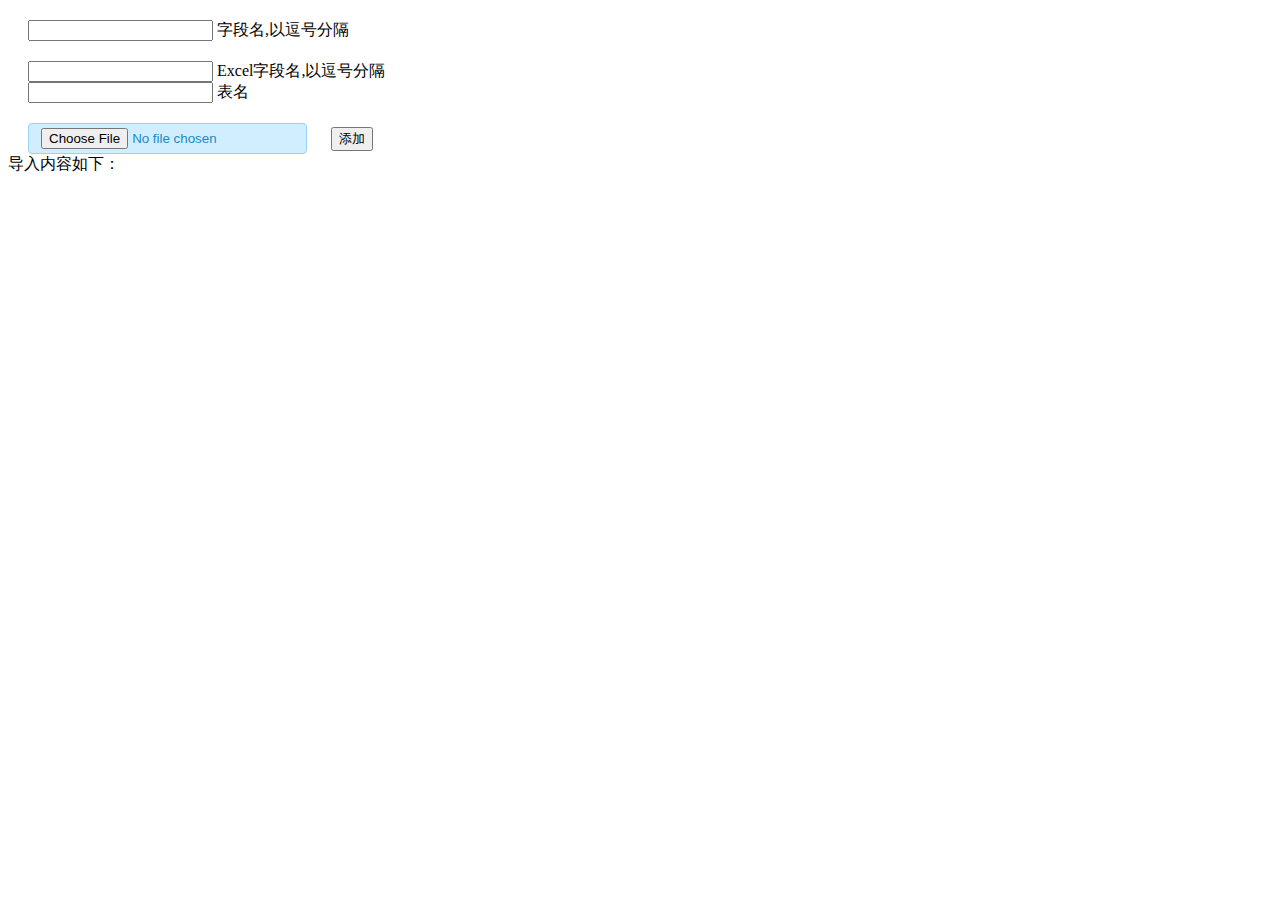
<file: src/main/webapp/background/upload.html>
<!DOCTYPE html>
<html>
<head>
<meta charset="UTF-8">
<title>上传</title>
<script type="text/javascript" src="../js/jquery-2.0.3.min.js"></script>
<script type="text/javascript" src="js/ajaxfileupload.js"></script>
<script type="text/javascript" src="js/upload.js"></script>
<style type="text/css">
.file {
	position: relative;
	display: inline-block;
	background: #D0EEFF;
	border: 1px solid #99D3F5;
	border-radius: 4px;
	padding: 4px 12px;
	overflow: hidden;
	color: #1E88C7;
	text-decoration: none;
	text-indent: 0;
	line-height: 20px;
}

.file input {
	position: absolute;
	font-size: 100px;
	right: 0;
	top: 0;
	opacity: 0;
}

.file:hover {
	background: #AADFFD;
	border-color: #78C3F3;
	color: #004974;
	text-decoration: none;
}
</style>
</head>
<body>
	<div class="row">
		<div class="input-field col s4" style="margin-left: 20px;margin-top: 20px;">
			<input id="batchImportColumn" type="text" class="validate"> <label for="email" data-error="wrong" data-success="right">字段名,以逗号分隔</label>
		</div>
		<div class="input-field col s4" style="margin-left: 20px;margin-top: 20px;">
			<input id="excelTitle" type="text" class="validate"> <label for="email" data-error="wrong" data-success="right">Excel字段名,以逗号分隔</label>
		</div>
	</div>
	<div class="row">
		<div class="input-field col s4" style="margin-left: 20px;">
				<input id="tableName" type="text" class="validate"> <label for="email" data-error="wrong" data-success="right">表名</label>
		</div>
		<input type="file" class="file col" style="margin-left:20px;margin-top: 20px;" id="commonExcelFile" name="multipartFile" />
		<button class="btn btn-all col" style="margin-left:20px;margin-top: 10px;" onClick="upload()">添加</button>
	</div>
	<div class="card">

		<div class="card-action">导入内容如下：</div>

		<div class="card-content">
			<div class="table-responsive">
				<table class="table table-striped table-bordered table-hover dataTable no-footer" id="ta">
					<thead>
						<!-- <tr>
							<th>#</th>
							<th>First Name</th>
							<th>Last Name</th>
							<th>Username</th>
						</tr> -->
					</thead>
					<tbody>
						<!-- <tr class="success">
                                            <td>1</td>
                                            <td>Mark</td>
                                            <td>Otto</td>
                                            <td>@mdo</td>
                                        </tr>
                                        <tr class="info">
                                            <td>2</td>
                                            <td>Jacob</td>
                                            <td>Thornton</td>
                                            <td>@fat</td>
                                        </tr>
                                        <tr class="warning">
                                            <td>3</td>
                                            <td>Larry</td>
                                            <td>the Bird</td>
                                            <td>@twitter</td>
                                        </tr>
                                        <tr class="danger">
                                            <td>4</td>
                                            <td>John</td>
                                            <td>Smith</td>
                                            <td>@jsmith</td>
                                        </tr> -->
					</tbody>
				</table>
			</div>
		</div>
	</div>
</body>
</html>
</file>
<file: src/main/webapp/background/assets/css/custom-styles.css>
/*----------------------------------------------
Author : www.webthemez.com
License: Commons Attribution 3.0
http://creativecommons.org/licenses/by/3.0/
------------------------------------------------*/


/*----------------------------------------------
    COMMON  STYLES    
------------------------------------------------*/
body {
    font-family: 'Open Sans', sans-serif;
    background: #1F2837;
}

 #wrapper {
    width: 100%;
}

#page-wrapper {
    padding: 15px 15px;
    min-height: 600px;
    background: #ececec;
}
#page-inner {
    width:100%;
    margin:10px 20px 10px 0px;
    padding: 15px 30px;
    min-height:1200px;
}
.header .container-fluid{
padding:0;
}
.text-center {
    text-align:center;
}
.no-boder {
    border:1px solid #f3f3f3;
}

h1, .h1, h2, .h2, h3, .h3 {
margin-top: 7px;
margin-bottom: -5px;
}
h2 {
    color: #000;
}
h4 {
    padding-top:10px;
}
.square-btn-adjust {
    border: 0px solid transparent; 
   -webkit-border-radius: 0px;
-moz-border-radius: 0px;
border-radius: 0px;

}
p {
    font-size: 14px;
    line-height:25px;
    /* padding-top:20px; */
}
label {
    display: inline-block;
    max-width: 100%;
    margin-bottom: 5px;
    font-weight: 400;
}
.alert { 
    border-radius: 0px;
}
.navbar-side {
    z-index: 0; 
}
.panel{
border-radius:0px;
}
.navbar-side .nav > li > a > i{color: rgba(255, 255, 255, 0.62);padding: 8px;width: 20px;text-align: center;font-size: 14px;}
.top-navbar{position: fixed;width: 100%;z-index: 300;-webkit-box-shadow: 0 3px 3px rgba(0, 0, 0, 0.05);-moz-box-shadow: 0 3px 3px rgba(0, 0, 0, 0.05);box-shadow: 0 3px 3px rgba(0, 0, 0, 0.05);box-shadow: 0 1px 3px 0 rgba(0,0,0,.2),0 1px 1px 0 rgba(0,0,0,.14),0 2px 1px -1px rgba(0,0,0,.12);}
.navbar-side {
  z-index: 2;
  position: fixed;
  width: 260px;
  top: 80px;
  box-shadow: none;
}
#page-wrapper {
  position: relative;
  top: 55px;
  /* box-shadow: 0 0 10px #757575; */
  -moz-box-shadow: 0 0 10px #757575;
  /* -webkit-box-shadow: 0 0 10px #757575; */
}
.top-navbar .nav > li > a:hover, .top-navbar .nav > li > a:focus {text-decoration: none;background-color: #e0e8f5;color: #fff;}
.nav .open > a, .nav .open > a:hover, .nav .open > a:focus {
background-color: #075CB3;
border-color: #075CB3;
}
.breadcrumb {padding: 10px 10px 10px 20px;margin-bottom: 0;list-style: none;border-radius: 0;/* -webkit-box-shadow: 0 1px 1px rgba(0,0,0,.05); *//* box-shadow: 0 1px 1px rgba(0,0,0,.05); */background: transparent;line-height: 20px;font-size: 13px;margin-left: 14px;}
.dropdown-menu>li>a {
  display: block;
  padding: 3px 20px;
  clear: both;
  font-weight: 400;
  line-height: 1.42857143;
  color: #333;
  white-space: nowrap;
  font-size: 13px;
}
.dropdown-menu>li>a i {
  color: #1F1F1F;
}
.text-muted {
  color: #213452;
}
.badge {
  display: inline-block;
  min-width: 10px;
  /* padding: 4px 7px; */
  font-size: 11px;
  font-weight: 300;
  color: #fff;
  text-align: center;
  white-space: nowrap;
  vertical-align: baseline;
  background-color: #F09B22;
  border-radius: 10px;
}
.closed{
	-ms-transform: rotate(180deg); /* IE 9 */
    -webkit-transform: rotate(180deg); /* Chrome, Safari, Opera */
    transform: rotate(180deg);	
}
.closed i{color: #adadad;}
/*----------------------------------------------
   DASHBOARD STYLES    
------------------------------------------------*/
.page-header {padding-bottom: 0;margin: 0;border-bottom: 1px solid transparent;text-align: left;background-color: transparent;padding: 32px 22px 10px 28px;color: #323232;}
.panel-left{  
width: 100px;
height: 100px;background: #0866C6;/* border: 2px solid #4590DA; */
/* border-radius: 100%; */
overflow: hidden;

margin: 12px;}
.panel-left .fa-5x {
font-size: 3em;color: rgb(240, 155, 34);
padding: 29px 0;
margin-bottom:30px;}
.panel-right{  
height: 124px;
background: transparent;
margin-bottom: 0;color: #AFAFAF;

float: left;text-align: left;padding-left: 20px;font-size: 16px;text-shadow: none;font-weight: normal;text-align: center;}
.panel-right h3{  
font-size: 40px;
padding: 18px 10px 13px 0;color: #5D5D5D;}
.panel-right strong{
	font-weight:normal;
	color: #737373;
}
.panel-back {
    background-color:#fff;

}
.panel-default {
  border-color: #ECECEC;
}
.panel-default > .panel-heading {color: #555;
border-color: #FFF;
font-weight:bold;background: #FFFFFF;
font-size: 16px;
text-shadow: none;}
.panel-heading {
  /* padding: 15px 15px 0px; */
  border-bottom: 1px solid transparent;
  border-top-left-radius: 3px;
  border-top-right-radius: 3px;
}
.jumbotron{
padding:20px;
}
.jumbotron p {
    margin-bottom: 15px;
    font-size: 15px;
    font-weight: 200;
}
.jumbotron, .well{
background:#fff;
}
   .noti-box {
min-height: 100px;
padding: 20px;
}

    .noti-box .icon-box {
display: block;
float: left;
margin: 0 15px 10px 0;
width: 70px;
height: 70px;
line-height: 75px;
vertical-align: middle;
text-align: center;
font-size: 40px;
}
.text-box p{
    margin: 0 0 3px;
}
.main-text {
    font-size: 25px;
    font-weight:600;
}
.set-icon {
-webkit-border-radius: 50px;
-moz-border-radius: 50px;
border-radius: 50px;

}
.panel-primary{
display:inline-block;
margin-bottom: 30px;
width:100%;
}
.green {
/* background-color: #1CC09F; */
color: #fff;
}
 .blue {background-color: #FFFFFF;color: #002A4C;}
  .red {
background-color: #FB6E51;
color:#fff;
}
  .brown {
background-color: #F5B252;
color:#fff;
} 
 .back-footer-red {
background-color: #F0433D;
color:#fff;
border-top: 0px solid #fff;
}
 
 .icon-box-right {
display: block;
float: right;
margin: 0 15px 10px 0;
width: 70px;
height: 70px;
line-height: 75px;
vertical-align: middle;
text-align: center;
font-size: 40px;
}

 .main-temp-back {
background: #8702A8;
color: #FFFFFF;
font-size: 16px;
font-weight: 300;
text-align: center;
}
 .main-temp-back .text-temp {
font-size: 40px;
}
.back-dash {
    padding:20px;
    font-size:20px;
    font-weight:500;
  -webkit-border-radius: 0px;
-moz-border-radius: 0px;
border-radius: 0px;
background-color:#2EA7EB;
color:#fff;
}
    .back-dash p {
        padding-top:16px;
        font-size:13px;
        color:#fff;
        line-height:25px;
        text-align:justify;
    }

     .color-bottom-txt {
   color: #000;
font-size: 16px;
line-height: 30px;
}
     /*CHAT PANEL*/
/*Charts*/

.main-chart {
	background: #fff;
}

.easypiechart-panel {
	text-align: center;
	padding: 1px 0;
	margin-bottom: 20px;
}

.placeholder h2 {
	margin-bottom: 0px;
}

.donut {
	width: 100%;
}

.easypiechart {
	position: relative;
	text-align: center;
	width: 120px;
	height: 120px;
	margin: 20px auto 10px auto;
}

.easypiechart .percent {
	display: block;
	position: absolute;
	font-size: 26px;
	top: 38px;
	width: 120px;
}

#easypiechart-blue .percent { color: #30a5ff;}
#easypiechart-teal .percent { color: #1ebfae;}
#easypiechart-orange .percent { color: #ffb53e;}
#easypiechart-red .percent { color: #ef4040;}

	 
 .chat-panel .panel-body {
height: 450px;
overflow-y: scroll;
}
 .chat-box {
margin: 0;
padding: 0;
list-style: none;
}
 .chat-box li {
margin-bottom: 15px;
padding-bottom: 5px;
border-bottom: 1px dotted #808080;
}
 .chat-box li.left .chat-body {
margin-left: 90px;
}
 .chat-box li .chat-body p {
margin: 0;
color: #8d8888;
}
.chat-img>img {
    margin-left:20px;
}
footer p{
font-size: 14px;
}
/*----------------------------------------------
    MENU STYLES    
------------------------------------------------*/
div#sideNav:hover {
    color: #1f2837;
}
.user-image {
    margin: 25px auto;
-webkit-border-radius: 10px;
-moz-border-radius: 10px;
border-radius: 10px;
max-height:170px;
max-width:170px;
}
.top-navbar{
margin:0px;
}
.top-navbar .navbar-brand {color: #fff;width: 260px;text-align: left;height: 60px;font-size: 24px;font-weight: 700;/* text-transform: uppercase; */line-height: 30px;background: #f44336;}
.navbar-brand b{
color: #4BD28C;
}
.top-navbar .nav > li {
position: relative;
display: inline-block;
margin: 0px;
padding: 0px;
}
.top-navbar .nav > li > a {position: relative;display: block;padding: 17px;color: #484848;margin: 0px;}
.top-navbar .nav > li > a:hover, .top-navbar .nav > li > a:focus {text-decoration: none;color: #f44336 !important;background: transparent;}
.top-navbar .dropdown-menu{
min-width: 230px;
border-radius: 0 0 4px 4px;
border: 0;}
.top-navbar .dropdown-menu > li > a:hover, .top-navbar .dropdown-menu > li > a:focus{
color: #225081;
background:none;
}
.dropdown-tasks{
width: 255px;
}
.dropdown-tasks .progress {
height: 8px;
margin-bottom: 8px;
overflow: hidden;
background-color: #f5f5f5;
border-radius: 0px;
}
.dropdown-tasks > li > a {padding: 5px 14px;}
.dropdown-tasks p {
font-size: 13px;
line-height: 21px;
padding-top: 4px;
}
.active-menu, .active-menu i {
    background-color: #233342 !important;
    color: #fff !important;
}
.active-menu i{color: #f44336 !important;}
.arrow {
    float: right;
    margin-top: 8px;
}

.fa.arrow:before {
    content: "\f104";
}

.active > a > .fa.arrow:before {
    content: "\f107";
}


.nav-second-level li,
.nav-third-level li {
    border-bottom: none !important;
}

.nav-second-level li a {
    padding-left: 37px;
}

.nav-third-level li a {
    padding-left: 55px;
}
.sidebar-collapse , .sidebar-collapse .nav{
	background:none;
}
.sidebar-collapse .nav {
	padding:0;
}
.sidebar-collapse .nav > li > a {
	color: rgba(255, 255, 255, 0.39);
	background:transparent;
	text-shadow:none;
}
.sidebar-collapse > .nav > li > a {
	padding: 8px;
	font-size: 14px;
}
.sidebar-collapse > .nav > li {
	border-bottom: 1px solid rgba(107, 108, 109, 0.08);
}
ul.nav.nav-second-level.collapse.in {background: #121821;}
.sidebar-collapse .nav > li > a:hover,
.sidebar-collapse .nav > li > a:focus {
	 
	outline:0;
}
 
.navbar-side {
	border:none;
	background: #1F2837;
}
.top-navbar {
	background: #ffffff;
	border-bottom:none;
}
.top-navbar .nav > li > a > i {margin-right: 0;}
.top-navbar .navbar-brand:hover {color: #FFFFFF;background-color: #f44336;}
.dropdown-user li {
margin: 8px 0;
}
.navbar-default {border: 0px solid #1f2837;}
.navbar-header {
    background: transparent;
}
.navbar-default .navbar-toggle:hover, .navbar-default .navbar-toggle:focus {background-color: #f44336;}
.navbar-default .navbar-toggle {border-color: #ffffff;}

.navbar-default .navbar-toggle .icon-bar {background-color: #ffffff;}
.nav > li > a > i {
    margin-right:10px;
    color: #1f2837;
    font-size: 16px;
}
.dropdown-menu>li>a>strong {
  color: #0866C6;
  padding: 5px 0;
  display: inline-block;
  font-weight: 500;
}
#sideNav{
    float: left;
    left: 0;
    z-index: 3;
    color: #f44336;
    cursor:pointer;
    border-radius: 0;
    width: 14px;
    font-size: 44px;
    line-height: 33px;
    margin: 7px 0 0 13px;
    background: #ffffff;
    width: 34px;
    height: 34px;
    text-align: center;
    line-height: 34px;
    padding-top: 5px;
    margin-top: 14px;
    border-radius: 50%;
}
ul.dropdown-menu.dropdown-messages li a div {
  padding: 2px 0;
}
#page-wrapper{
	background: #e0e8f5;
}
.dashboard-cards .card-stacked{
	color:#fff;
	border-left: 1px solid rgba(255, 255, 255, 0.18);
}
.dashboard-cards .card-content{
	border-bottom: 1px solid rgba(255, 255, 255, 0.18);
}
.dashboard-cards .card-action strong{
	font-weight:700;
	font-size: 16px;
	color: rgba(255, 255, 255, 0.65);
}
.donutpad {
    padding: 32px 0;
}
.cirStats h4{
	text-transform:uppercase;
}
.card-action b{
	text-transform:uppercase;
}
.collection .collection-item{
	padding: 16px 20px;
}
/*----------------------------------------------
    UI ELEMENTS STYLES     
------------------------------------------------*/
.btn-circle {
width: 50px;
height: 50px;
padding: 6px 0;
 -webkit-border-radius: 25px;
-moz-border-radius: 25px;
border-radius: 25px;
text-align: center;
font-size: 12px;
line-height: 1.428571429;
}

/*----------------------------------------------
    MEDIA QUERIES     
------------------------------------------------*/
 
 @media(min-width:768px) {
     #page-wrapper{
               margin: 0 0 0 260px;
               padding: 0;
               min-height: 1200px;
    }
	
	
    .navbar-side {
        width: 260px;
        z-index: 1;
    }

   .navbar {
 border-radius: 0px; 
}
   
}
 @media(max-width:768px) {
	#sideNav{
	display:none;
} 
 #page-wrapper {
position: relative;
top: 59px;
 }
 }
 @media(max-width:480px) {
 #page-wrapper {
position: relative;
top: 93px;
 }
.page-header small {
display: block;
padding-top: 14px;
font-size: 19px;
}
#sideNav{
	display:none;
}
.panel-left {
  width: 85px;
  height: 85px; 
  border-radius: 100%;
  overflow: hidden;
  margin: 14px;
}
}
.dropdown-content{
    min-width: 165px !important;
    left: -38px !important;
    top: 60px !important;
}
.w250{
	    min-width: 255px !important;
	    left: -184px !important;
}
.top-navbar .nav > li > a b{
	margin:0 5px;
}
.dropdown-content li>a{
	font-size:14px;
	text-decoration:none;
	color: #233342;
}
.dropdown-content li>a i{
	font-size:16px;
}
.dropdown-content li>a{
	font-size: 12px;
	/* margin: 0 4px; */
	padding: 0;
}
.card.horizontal.cardIcon .card-image {
    background: #30cc7b;
    color: #fff !important;
    font-size: 10px;
    width: 94px;
    text-align: center;
    vertical-align: middle;
}
.card.horizontal.cardIcon .card-image i {
    margin-top: 45%;
    font-size: 55px;
    opacity: .4;
}
.navbar-brand i.large.material-icons {
    float: left;
    font-size: 31px;
    margin-right: 6px;
}
.clearBoth{
	 clear:both;
}
.icon-preview {
    font-size: 13px !important;
    padding: 15px !important;
    display: inline-block;
    line-height: 20px !important;
}
.icon-preview span {
    display: inherit;
}
.header .breadcrumb:before{
	    font-size: 14px;
	    margin-right: 0px;
	    color: #717171;
	    display: none;
}
.header .breadcrumb li a{
	font-size: 13px;
	font-size: 13px;
	text-decoration: none;
	color: #717171;
	text-decoration: none;
	color: #f44336;
}
.dropdown-content li{
	padding: 15px;
	color: #233342;
	font-size: 13px;
}
.taskList li{padding: 20px 15px 5px;background: #fff;font-size: 12px;}
.taskList > div{
padding: 0 15px 0px 15px;
}
.taskList p{
}
.taskList .dropdown-content li>a {
    font-size: 12px;
    padding:0px;
}
.taskList li:last-child {
    padding-top: 5px;
    color: #f44336;
}
 @media(max-width:768px) {
	  
	 .navbar-header {
		background: #f44336;
	}
	.navbar-side {
		z-index: 2;
		position: fixed;
		width: 260px;
		top: 69px;
		box-shadow: none;
	}
 }
  @media(max-width:520px) {
	  ul#dropdown1 {
			left: 0px !important;
		}
	 ul#dropdown2 {
			left: -69px !important;
		}
		.top-navbar .nav > li > a{
			padding:17px 12px;
		}
 }
   @media(max-width:320px) {
	  ul#dropdown1 {
			left: 0px !important;
		}
	 ul#dropdown2 {
			left: -69px !important;
		}
		.top-navbar .nav > li > a{
			padding:17px 9px;
		}
 }
</file>
<file: src/main/webapp/background/assets/js/Lightweight-Chart/cssCharts.css>
/*
 * cssCharts v0.3.0
 * jquery plugin to create donut and bar charts with css
 * https://github.com/sultantarimo
 *
 * (c)2015 Sultan Tarimo - sultantarimo@me.com
 * Released under the MIT license
 */
.chart *, .chart{-moz-box-sizing:border-box;-webkit-box-sizing:border-box;box-sizing:border-box;margin:0;padding:0;}
.chart{
  width:auto;
  display:block;
  position:relative;
  font-family:sans-serif;
  font-size:14px;
  margin: 0 auto;
}

/* bar chart */

.chart.bar{height:200px;}
.bar-chart{
  display: table;
  table-layout: fixed;
  width: auto;
  height: 100%;
  margin: 0 auto;
  z-index:20;
  position:absolute;
  left:0px;
}

.bar-chart ul{
  margin-left: 34px;
  float: left;
  display: block;
  height:100%;
}

.bar-chart li{
  position: relative;
  display: table-cell;
  vertical-align: bottom;
  height: 100px;
}

.bar-chart span{
  margin: 0 6px;
  display: block;
  background: rgb(241,127,73);
  width: 34px;
  position:relative;

  -webkit-animation: drawBar 0.3s ease-in-out;
  -moz-animation: drawBar 0.3s ease-in-out;
  animation: drawBar 0.3s ease-in-out;

  -webkit-transition: all 100ms ease-in-out;
  -moz-transition: all 100ms ease-in-out;
  transition: all 100ms ease-in-out;
}

.bar-chart li:hover span{
  box-shadow:0 0 0 4px rgb(241,127,73);
  cursor:pointer;
}

.bar-chart li:nth-child(2n+1):hover span{
  box-shadow:0 0 0 4px #bd380f;
}

.bar-chart li:nth-child(2n+1) span{background-color:#bd380f;}
.bar-chart ul:last-of-type li:last-child span{margin-right:0px;}
.bar-chart ul:first-of-type li:first-child span{margin-left:0px;}
.bar-chart ul:last-of-type {margin-right: 0px;}
.bar-chart ul:first-of-type {margin-left: 0px;}
.bar-chart.left-bar ul:last-of-type {margin-right: 0px;}
.bar-chart.left-bar ul{margin-right: 34px;float:left;margin-left:0px;}

.bar-chart span:before {
  position: absolute;
  bottom: 100%;
  margin-bottom: 10px;
  display: block;
  text-align: center;
  content: attr(title);
  word-wrap: break-word;
  font-size: 12px;
  width: auto;

  left: 50%;

  -webkit-transform: translateX(-50%);
  -moz-transform: translateX(-50%);
  transform: translateX(-50%);
}

.bar-chart li span:before {
  -webkit-transition: all 100ms ease-in-out;
  -moz-transition: all 100ms ease-in-out;
  transition: all 100ms ease-in-out;
}

@-webkit-keyframes drawBar {0% {height: 0;}}
@-moz-keyframes drawBar {0% {height: 0;}}
@keyframes drawBar {0% {height: 0;}}

/* donut chart */

.chart.donut{
  width:200px;
  height:200px;
}

.donut-chart{
  width:100%;height:100%;
  position:relative;

  -webkit-border-radius:50%;
  -moz-border-radius:50%;
  border-radius:50%;
}

.donut-chart.fill{
  background:rgb(241,127,73);
}

.donut-chart:after{
  content:"";
  position: absolute;
  width: 86%;
  height: 86%;
  background: #FFF;
  left: 50%;
  top: 50%;
  z-index: 400;
  margin: 0 auto;
  pointer-events: none;

  -webkit-border-radius: 100%;
  -moz-border-radius: 100%;
  border-radius: 100%;

  -webkit-transform: translateX(-50%) translateY(-50%);
  -moz-transform: translateX(-50%) translateY(-50%);
  transform: translateX(-50%) translateY(-50%);
}

.donut-chart h2{
  text-align:center;
  position: absolute;
  line-height: 140%;
  width: 100%;
  margin-top:-30px;
  top:50%;
  z-index:500;
  pointer-events: none;

  font-size:26px;
  font-weight:400;
  color:rgb(0,0,0);
}

.donut-chart h2 span{
  display:block;
  width:100%;
  font-size:14px;
  color:rgb(142,143,143);
  margin-top:-10px;
}

.donut-chart .spinner{
  z-index: 200;
  border-right: none;

  -webkit-border-radius: 100% 0 0 100% / 50% 0 0 50%;
  -moz-border-radius: 100% 0 0 100% / 50% 0 0 50%;
  border-radius: 100% 0 0 100% / 50% 0 0 50%;

  -webkit-transform: rotate(0deg);
  -moz-transform: rotate(0deg);
  transform: rotate(0deg);

  -webkit-animation: rotateDonut 0.3s ease-in-out;
  -moz-animation: rotateDonut 0.3s ease-in-out;
  animation: rotateDonut 0.3s ease-in-out;

  -webkit-transition: all 160ms ease-in-out;
  -moz-transition: all 160ms ease-in-out;
  transition: all 160ms ease-in-out;
}

.spinner ~ .pie{
  pointer-events: none;
}

.donut-chart.fill .pie,
.pie-chart .pie{
  -webkit-box-shadow: 0 0 0 4px #bd380f;
  -moz-box-shadow: 0 0 0 4px #bd380f;
  box-shadow: 0 0 0 4px #bd380f;
}

@-webkit-keyframes rotateDonut {0% {transform: rotate(0deg);}}
@-moz-keyframes rotateDonut {0% {transform: rotate(0deg);}}
@keyframes rotateDonut {0% {transform: rotate(0deg);}}

.donut-chart .spinner.temp{display:none;}

.donut-chart .pie{
  width: 50%;
  height: 100%;
  position: absolute;
  background: #bd380f;

  -webkit-transform-origin: 100% 50%;
  -moz-transform-origin: 100% 50%;
  transform-origin: 100% 50%;
}

.donut-chart .mask{
  background:rgb(248,248,248);
  z-index: 400;
  margin-left: -1px;
}

.pie-chart:after{
  display:none;
}
.chart.donut .pie-chart h2,
.chart.donut .pie-chart h2 span{color:#FFF;}

/* pie chart */
.chart.pie svg{width:100%;height:100%;}

.chart.pie {
  width: 200px;
  height: 200px;
}

.chart.pie svg text{
  text-anchor: middle;
  fill:white;
  stroke-width:0;
  transform:translate(120,-80);
}
.chart.pie svg path:hover{
  stroke-width:10px;
}

.charts-tip{
  display:block;
  position: absolute;
  font-size: 16px;
  color: #FFF;
  background: rgba(0,0,0,0.8);
  pointer-events: none;
  font-family:sans-serif;
  padding:6px 12px;
  z-index:100;
  width:auto;

  -webkit-border-radius:4px;
  -moz-border-radius:4px;
  border-radius:4px;
}

.chart.pie .pie-legend{
  position:absolute;
  top:50%;
  right:0;
  margin-right:-30px;
  transform:translateX(100%) translateY(-50%);
}

.chart.pie .pie-legend li{
  display:block;
  margin-bottom:14px;
  clear:both;
}

.chart.pie .pie-legend li i{
  top:1px;
  position:relative;
  display:block;
  float:left;
  width:14px;
  height:14px;
  background:#DDD;
  margin-right:10px;

  box-shadow:inset 0 0 0 1px rgba(0,0,0,0.2);
}

.chart.pie .pie-legend li p{clear:both;display:inline;}

/* pie chart */

/* line chart */

.chart.line{width:auto;height:auto;margin:0 auto;position:relative;}
.chart .line-chart{
  min-width:100px;
  min-height:100px;
  width:100%;
  height:100%;
  margin:0px auto;
  display:block;
  position:relative;
  z-index:20;
}

/* line chart borders and grids */
.line-chart:after{
  content:"";
  display:block;
  position:absolute;
  left:0px;bottom:0px;
  height:1px;width:100%;
  background:rgb(238,238,238);
  padding-right:10px;
}

.chart .grid{
  width:100%;
  height:100%;
  position:absolute;
  left:0px;
  bottom:0px;
}
.chart hr{
  position:absolute;
  left:0px;
  bottom:0px;
  width:100%;
  height:1px;
  outline:none;
  border:none;
  background:rgb(238,238,238);
}

.chart hr:before{
  position:absolute;
  right:100%;
  top:0px;
  margin-right:20px;
  color:rgba(0,0,0,0.4);
  font-size:12px;
  content:attr(data-y);
  text-align:right;

  -webkit-transform:translateX(-50%) translateY(-50%);
  -moz-transform:translateX(-50%) translateY(-50%);
  transform:translateX(-50%) translateY(-50%);
}
/* line chart borders and grids */

/* line chart line */
.line-chart li{
  display:block;height:1px;
  float:left;position:relative;
  position:absolute;
}

/* line chart points tooltip */
.line-chart li a:hover:before,
.line-chart li a:hover:after{display:block;z-index:10;}
.line-chart li a:before{
  content:attr(data-y);
  cursor:pointer;
  display:none;
  position:absolute;
  font-size:14px;
  color:#FFF;
  bottom:100%;
  left:50%;
  margin-bottom:-4px;
  text-align:center;
  width:40px;
  background:rgba(0,0,0,0.8);
  padding:8px;
  z-index:40;

  -webkit-transform:translateX(-50%);
  -moz-transform:translateX(-50%);
  transform:translateX(-50%);

  -webkit-border-radius:3px;
  -moz-border-radius:3px;
  border-radius:3px;
}

.line-chart li a:after{
  z-index:50;
  content:"";
  width: 0;
  height: 0;
  display:none;
  position:absolute;
  bottom:100%;
  left:50%;
  margin-bottom:-16px;

  border:6px solid rgba(0,0,0,0);
  border-top: 6px solid rgba(0,0,0,0.8);

  -webkit-transform:translateX(-50%);
  -moz-transform:translateX(-50%);
  transform:translateX(-50%);
}

.line-chart li a{
  display:block;
  position:absolute;
  cursor:pointer;
  width:40px;
  height:40px;

  left:0px;
  top:0px;
  z-index:30;

  -webkit-transform:translateX(-50%) translateY(-50%);
  -moz-transform:translateX(-50%) translateY(-50%);
  transform:translateX(-50%) translateY(-50%);
}
/* line chart points tooltip */

/* line chart points */

.line-chart li span{
  display:block;height:1px;
  background:rgb(241,127,73);
  float:left;
  position:absolute;
}

.line-chart.no-points li span{
  display:none;
}

.line-chart li span:before{
  content:"";
  position:absolute;
  left:-4px;bottom:-4px;
  width:6px;height:6px;
  display:block;

  -webkt-border-radius:50%;
  -moz-border-radius:50%;
  border-radius:50%;
}

.line-chart li:hover span:before{
  -webkit-transform:scale(1.3);
  -moz-transform:scale(1.3);
  transform:scale(1.3);

  -webkit-transition: all 200ms ease-in-out;
  -moz-transition: all 200ms ease-in-out;
  transition: all 200ms ease-in-out;
}

.line-chart li span:before,
.line-chart li span:after{
  background:rgb(241,127,73);
  border:2px solid #bd380f;

  -webkit-box-shadow:0 0 0 4px #FFF;
  -moz-box-shadow:0 0 0 4px #FFF;
  box-shadow:0 0 0 4px #FFF;
}
/* line chart points */

/* line chart line */
.chart.line svg,
.chart.line > div{
  height: 100%;
  width: 100%;
  position:absolute;
  bottom:0px;
  left:0px;
  opacity:1;

  -webkit-animation: drawLine .3s ease-in-out;
    -moz-animation: drawLine .3s ease-in-out;
    animation: drawLine .3s ease-in-out;
}
.chart.line svg path{
  fill: rgba(241,127,73,0.0);
  stroke: rgb(241,127,73);
  stroke-width: 2px;
}

.chart.line.dotted svg path{
  /*if you want it dashed instead of filled*/
  stroke-dasharray: 3;
}

.chart.line .fill svg path{
  fill: rgba(241,127,73,0.1);
  stroke:none;
  stroke-width:0px;
}

/* line chart animation */
@-webkit-keyframes drawLine {0% {opacity: 0;}}
@-moz-keyframes drawLine {0% {opacity: 0;}}
@keyframes drawLine {0% {opacity: 0;}}

@-webkit-keyframes drawChart {0% {width: 0;}}
@-moz-keyframes drawChart {0% {width: 0;}}
@keyframes drawChart {0% {width: 0;}}
</file>
<file: src/main/webapp/css/style.css>
/*--
Author: W3layouts
Author URL: http://w3layouts.com
License: Creative Commons Attribution 3.0 Unported
License URL: http://creativecommons.org/licenses/by/3.0/
--*/
/*-- reset --*/
html,body,div,span,applet,object,iframe,h1,h2,h3,h4,h5,h6,p,blockquote,pre,a,abbr,acronym,address,big,cite,code,del,dfn,em,img,ins,kbd,q,s,samp,small,strike,strong,sub,sup,tt,var,b,u,i,dl,dt,dd,ol,nav ul,nav li,fieldset,form,label,legend,table,caption,tbody,tfoot,thead,tr,th,td,article,aside,canvas,details,embed,figure,figcaption,footer,header,hgroup,menu,nav,output,ruby,section,summary,time,mark,audio,video{margin:0;padding:0;border:0;font-size:100%;font:inherit;vertical-align:baseline;}
article, aside, details, figcaption, figure,footer, header, hgroup, menu, nav, section {display: block;}
ol,ul{list-style:none;margin:0px;padding:0px;}
blockquote,q{quotes:none;}
blockquote:before,blockquote:after,q:before,q:after{content:'';content:none;}
table{border-collapse:collapse;border-spacing:0;}
/*-- start editing from here --*/
a{text-decoration:none;}
.txt-rt{text-align:right;}/* text align right */
.txt-lt{text-align:left;}/* text align left */
.txt-center{text-align:center;}/* text align center */
.float-rt{float:right;}/* float right */
.float-lt{float:left;}/* float left */
.clear{clear:both;}/* clear float */
.pos-relative{position:relative;}/* Position Relative */
.pos-absolute{position:absolute;}/* Position Absolute */
.vertical-base{	vertical-align:baseline;}/* vertical align baseline */
.vertical-top{	vertical-align:top;}/* vertical align top */
nav.vertical ul li{	display:block;}/* vertical menu */
nav.horizontal ul li{	display: inline-block;}/* horizontal menu */
img{max-width:100%;}
/*-- end reset --*/
body {
    font-family: 'Open Sans', sans-serif;
    background: url(../images/1.jpg)repeat 0px 0px;
    background-attachment: fixed;
	-webkit-background-size: cover;
	-moz-background-size: cover; 
	background-size: cover;
}
h1 {
    font-size: 3em;
    text-align: center;
    color: #fff;
    font-weight: 100;
}
/*-- main --*/
.main-agileits{
    padding: 0 0 0;
}
.mainw3-agileinfo{
    width: 40%;
    margin: 3em auto;
}
.login-form {
    background: rgba(18, 39, 23, 0.2);
    padding:2.5em;
    background-size: cover;
    -webkit-box-shadow: 0px 5px 9px 0px rgba(0, 0, 0, 0.68);
    -moz-box-shadow: 0px 5px 9px 0px rgba(0, 0, 0, 0.68);
    -o-box-shadow: 0px 5px 9px 0px rgba(0, 0, 0, 0.68);
    -ms-box-shadow: 0px 5px 9px 0px rgba(0, 0, 0, 0.68);
    box-shadow: 0px 5px 9px 0px rgba(0, 0, 0, 0.68);
    text-align: left;
	border:1px solid rgba(255, 255, 255, 0.52);
} 
.login-form input[type="text"], .login-form input[type="password"] {
    outline: none;
    font-size: 1em;
    color: #000;
    padding: .7em;
    margin: 0 0 2em;
    width: 96%;
    border: none;
    -webkit-appearance: none;
    display: block;
    background: #fff;
    -webkit-border-radius: 2px;
    -moz-border-radius: 2px;
	-o-border-radius: 2px;
	-ms-border-radius: 2px;
    border-radius: 2px;
}  
.login-form p {
    font-size: 1em;
    color: #fff;
    margin-bottom: .5em;
    font-weight: 300;
    letter-spacing: 3px;
} 
.login-form input[type="button"] {
    font-size: 1em;
    color: #fff;
    background: #00BCD4;
    border: 1px solid #00BCD4;
    outline: none;
    cursor: pointer;
    padding: .7em 1em;
    margin-top: 2em;
    -webkit-appearance: none;
    width: 100%;
    -webkit-border-radius: 2px;
    -moz-border-radius: 2px;
    -ms-border-radius: 2px;
    -o-border-radius: 2px;
    border-radius: 2px;
}
.login-form input[type="button"]:hover {
    background: transparent;
    color: #00BCD4;  
	transition: 0.5s all ;
    -webkit-transition: 0.5s all;
    -moz-transition: 0.5s all;
    -o-transition: 0.5s all;
    -ms-transition: 0.5s all;
} 
.login-agileits-bottom {
    margin: 2.5em 0;
    text-align: center;
}
.login-agileits-bottom h6 {
    font-size: 1em;
    font-weight: 300;
    letter-spacing: 3px;
}
.login-agileits-bottom h6 a {
    color: #fff;
    transition: 0.5s all ;
    -webkit-transition: 0.5s all;
    -moz-transition: 0.5s all;
    -o-transition: 0.5s all;
    -ms-transition: 0.5s all;
}
.login-agileits-bottom h6 a:hover{
    color: #00BCD4; 
}
::-webkit-input-placeholder { /* Chrome/Opera/Safari */
	color: #999; 
}
::-moz-placeholder { /* Firefox 19+ */
	color: #999;      
}
:-ms-input-placeholder { /* IE 10+ */
	color: #999; 
}
:-moz-placeholder { /* Firefox 18- */
	color: #999; 
}
/*-- checkbox --*/
.anim {
    font-size: 0.9em;
    color: #fff;
    cursor: pointer;
    position: relative;
    margin: 0;
    font-weight: 300;
    display: inline-block;
    letter-spacing: 4px;
}
input.checkbox {
    background: #201548;
    cursor: pointer;
	vertical-align: middle;
}
input.checkbox:before {
	content: "";
	position: absolute;
	width: 1em;
	height: 1em;
	background: inherit; 
}
input.checkbox:after {
	content: ""; 
	position: absolute;
	top: 1px;
	left: 0;
	z-index: 1;
	width: 1em;
	height: 1em;
	border: 1px solid #00BCD4; 
	-webkit-transition: .4s all;
	-moz-transition: .4s all;
	-o-transition: .4s all;
	-ms-transition: .4s all;
	transition: .4s all;
}
input.checkbox:checked:after {
	-webkit-transform: rotate(-45deg);
	-moz-transform: rotate(-45deg);
	-o-transform: rotate(-45deg);
	-ms-transform: rotate(-45deg);
	transform: rotate(-45deg);
	height: .5rem;
	border-color: #00BCD4;
	border-top-color: transparent;
	border-right-color: transparent;
}
 
@keyframes rippling {
	50% {
		border-left-color: #00BCD4;
	}
	100% {
		border-bottom-color: #00BCD4;
		border-left-color: #00BCD4;
	}
}  
/*-- //check box --*/
/*-- //main --*/   
/*-- social-icons --*/  
.social-w3lsicon {
    text-align: center;
}
.social-w3lsicon a {
    font-size: 0.8em;
    color: #fff;
    margin: 0 .5em;
    display: inline-block;
    text-align: center;
    position: relative;
    z-index: 999;
    -webkit-transition: .5s all;
    -moz-transition: .5s all;
    -o-transition: .5s all;
    -ms-transition: .5s all;
    transition: .5s all;
    border: 1px solid rgba(255, 255, 255, 0.21);
	-webkit-border-radius: 50%;
	-moz-border-radius: 50%;
	-o-border-radius: 50%;
	-ms-border-radius: 50%;
    border-radius: 50%;
    width: 30px;
    height: 30px;
    line-height: 2.4em;
}
.social-w3lsicon a:hover {
    color: #fff;
	border-color:#fff;
	-webkit-transform: scale(1.2);
	-moz-transform: scale(1.2);
	-o-transform: scale(1.2);
	-ms-transform: scale(1.2);
    transform: scale(1.2);
}
/*-- //social-icons --*/
/*-- copyright --*/
.w3copyright-agile {
    margin: 2em 0;
    text-align: center;
}
.w3copyright-agile p {
    font-size: 0.9em;
    color: #fff;
    line-height: 1.8em;
    letter-spacing: 2px;
    font-weight: 300;
}
.w3copyright-agile p a{
    color: #fff;
}
.w3copyright-agile p a:hover{
    color: #00BCD4;
	transition: 0.5s all;
	-webkit-transition: 0.5s all;
	-moz-transition: 0.5s all;
	-o-transition: 0.5s all;
	-ms-transition: 0.5s all;
}
/*-- //copyright --*/ 
/*-- responsive-design --*/ 
@media(max-width:1366px){
.mainw3-agileinfo {
    width: 45%; 
}
}
@media(max-width:1280px){ 
.login-form input[type="text"], .login-form input[type="password"] { 
    width: 95%; 
}
}
@media(max-width:1080px){
.mainw3-agileinfo {
    width: 50%;
}
h1 {
    font-size: 2.8em; 
}
.login-agileits-bottom {
    margin: 2em 0; 
}
} 
@media(max-width:991px){
.mainw3-agileinfo {
    width: 53%;
}
}
@media(max-width:800px){
h1 {
    font-size: 2.5em;
}
.main-agileits {
    padding: 2em 0 0;
}
.mainw3-agileinfo {
    width: 61%;
	margin: 2.5em auto;
}  
.login-form input[type="text"], .login-form input[type="password"] {
    width: 94%;
}
}
@media(max-width:736px){
.login-form { 
    padding: 0em; 
}
.mainw3-agileinfo {
    width: 65%; 
}
.login-form input[type="text"], .login-form input[type="password"] { 
    margin: 0 0 1.5em; 
}
.login-form input[type="submit"] { 
    margin-top: 1.6em; 
}
.w3copyright-agile p { 
    letter-spacing: 1px; 
} 
}
@media(max-width:667px){
.mainw3-agileinfo {
    width: 70%;
}
}
@media(max-width:600px){
.mainw3-agileinfo {
    width: 72%;
	margin: 2em auto;
}
h1 {
    font-size: 2.3em;
}
}
@media(max-width:480px){
h1 {
    font-size: 2em;
}
.login-form {
    padding: 1.8em;
}
.mainw3-agileinfo {
    width: 80%;
    margin: 1.5em auto;
}
.login-form input[type="text"], .login-form input[type="password"] {
    width: 93%;
    font-size: 0.9em;
}
.login-form input[type="submit"] {
    font-size: 0.9em;
}
.login-agileits-bottom h6 {
    font-size: 0.9em; 
    letter-spacing: 1px;
}
.anim { 
    letter-spacing: 2px;
}
.w3copyright-agile p {
    font-size: 0.85em; 
}
}
@media(max-width:414px){
h1 {
    font-size: 1.8em;
}
.login-form p {
    font-size: 0.9em; 
    letter-spacing: 2px;
}
.login-agileits-bottom {
    margin: 1.5em 0;
}
.social-w3lsicon a { 
    margin: 0 .1em; 
}
.w3copyright-agile p {
    font-size: 0.8em;
    padding: 0 1em;
}
}
@media(max-width:384px){
.mainw3-agileinfo {
    width: 84%; 
}
.login-form input[type="text"], .login-form input[type="password"] {
    width: 92%; 
} 
.w3copyright-agile {
    margin: 1em 0; 
}
} 
@media(max-width:320px){  
h1 {
    font-size: 1.5em;
}
.mainw3-agileinfo {
    width: 87%;
}
.login-form {
    padding: 1.5em;
}
.login-form input[type="text"], .login-form input[type="password"] { 
    font-size: 0.8em;
}
.login-form input[type="submit"] {
    font-size: 0.85em;
	padding: .6em 1em;
	letter-spacing: 1px;
}
.login-agileits-bottom h6 {
    font-size: 0.8em; 
}
.social-w3lsicon a {
    font-size: 0.6em; 
    width: 28px;
    height: 28px;
    line-height: 3.1em;
}
.w3copyright-agile p {
    letter-spacing: 0.5px;
}
}
/*-- //responsive-design --*/
</file>
<file: src/main/webapp/background/assets/js/morris/morris-0.4.3.min.css>
.morris-hover{position:absolute;z-index:1000;}.morris-hover.morris-default-style{border-radius:10px;padding:6px;color:#666;background:rgba(255, 255, 255, 0.8);border:solid 2px rgba(230, 230, 230, 0.8);font-family:sans-serif;font-size:12px;text-align:center;}.morris-hover.morris-default-style .morris-hover-row-label{font-weight:bold;margin:0.25em 0;}
.morris-hover.morris-default-style .morris-hover-point{white-space:nowrap;margin:0.1em 0;}
</file>
